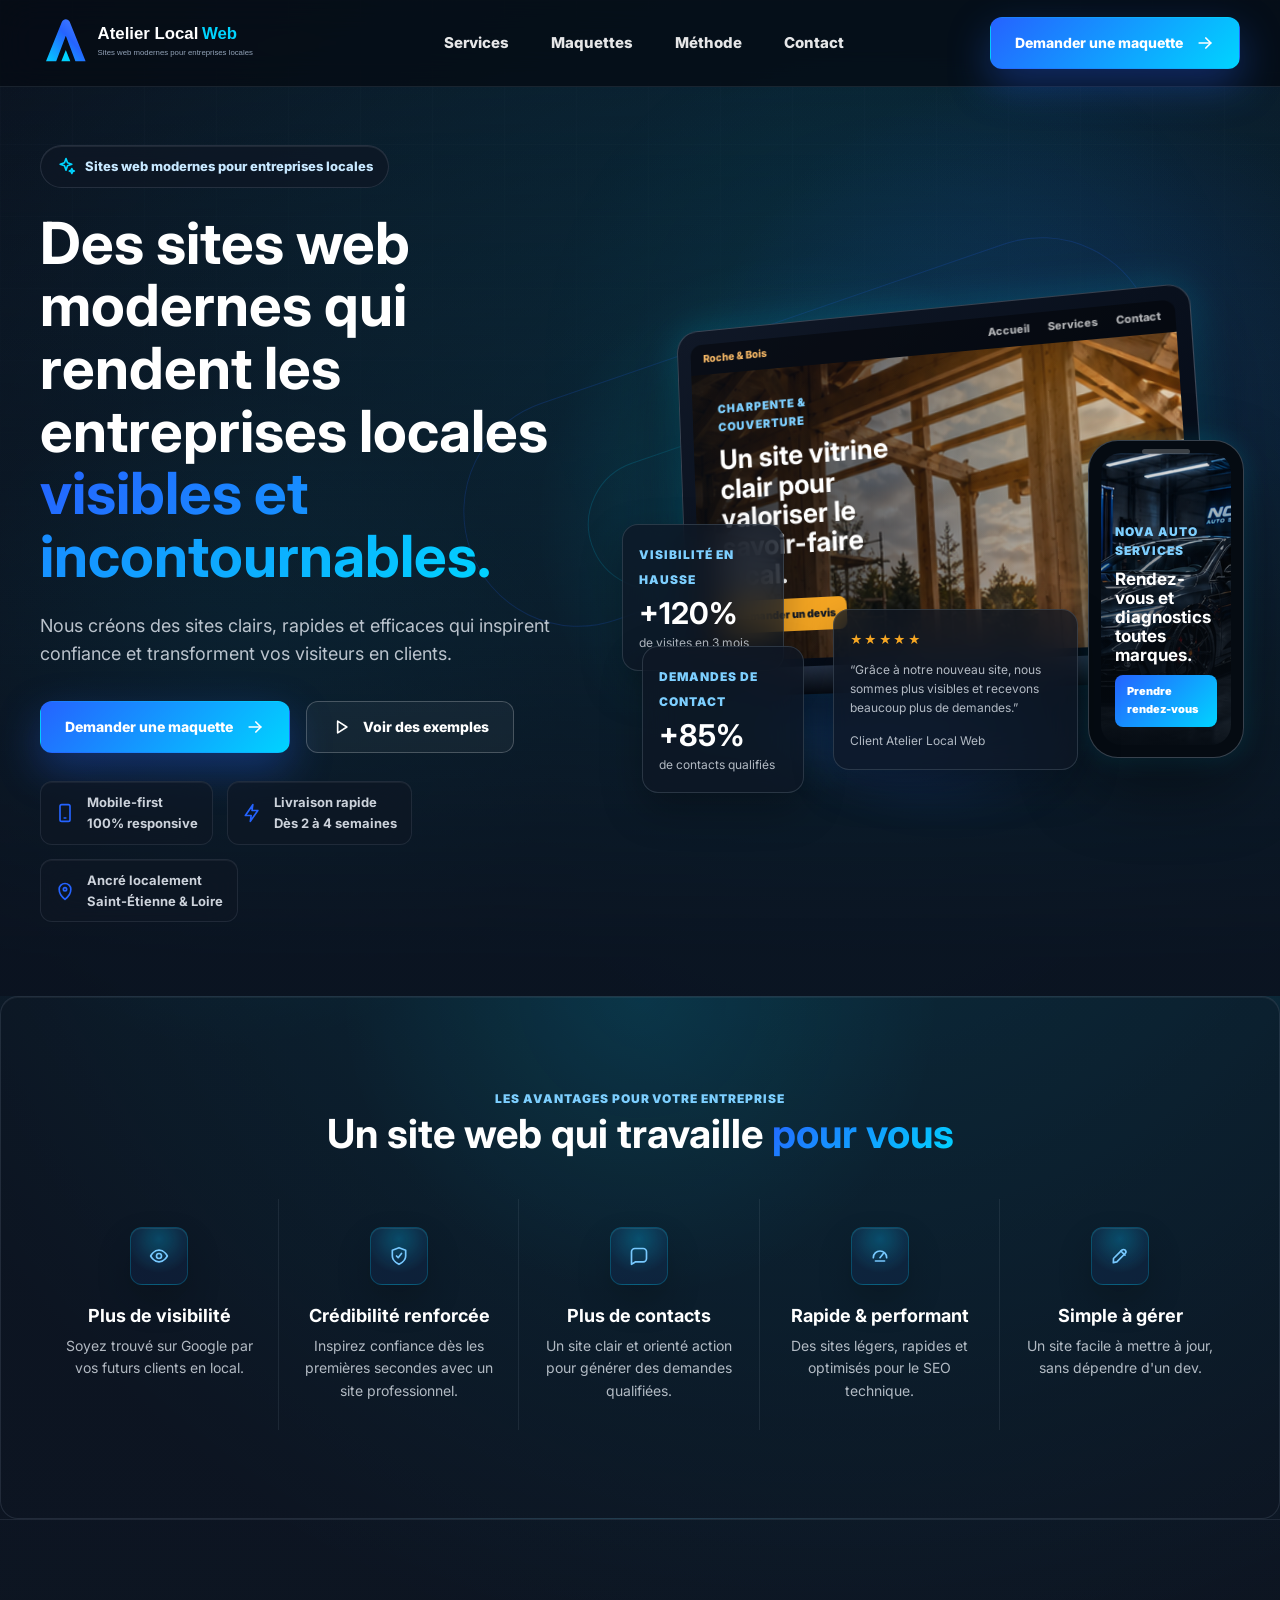
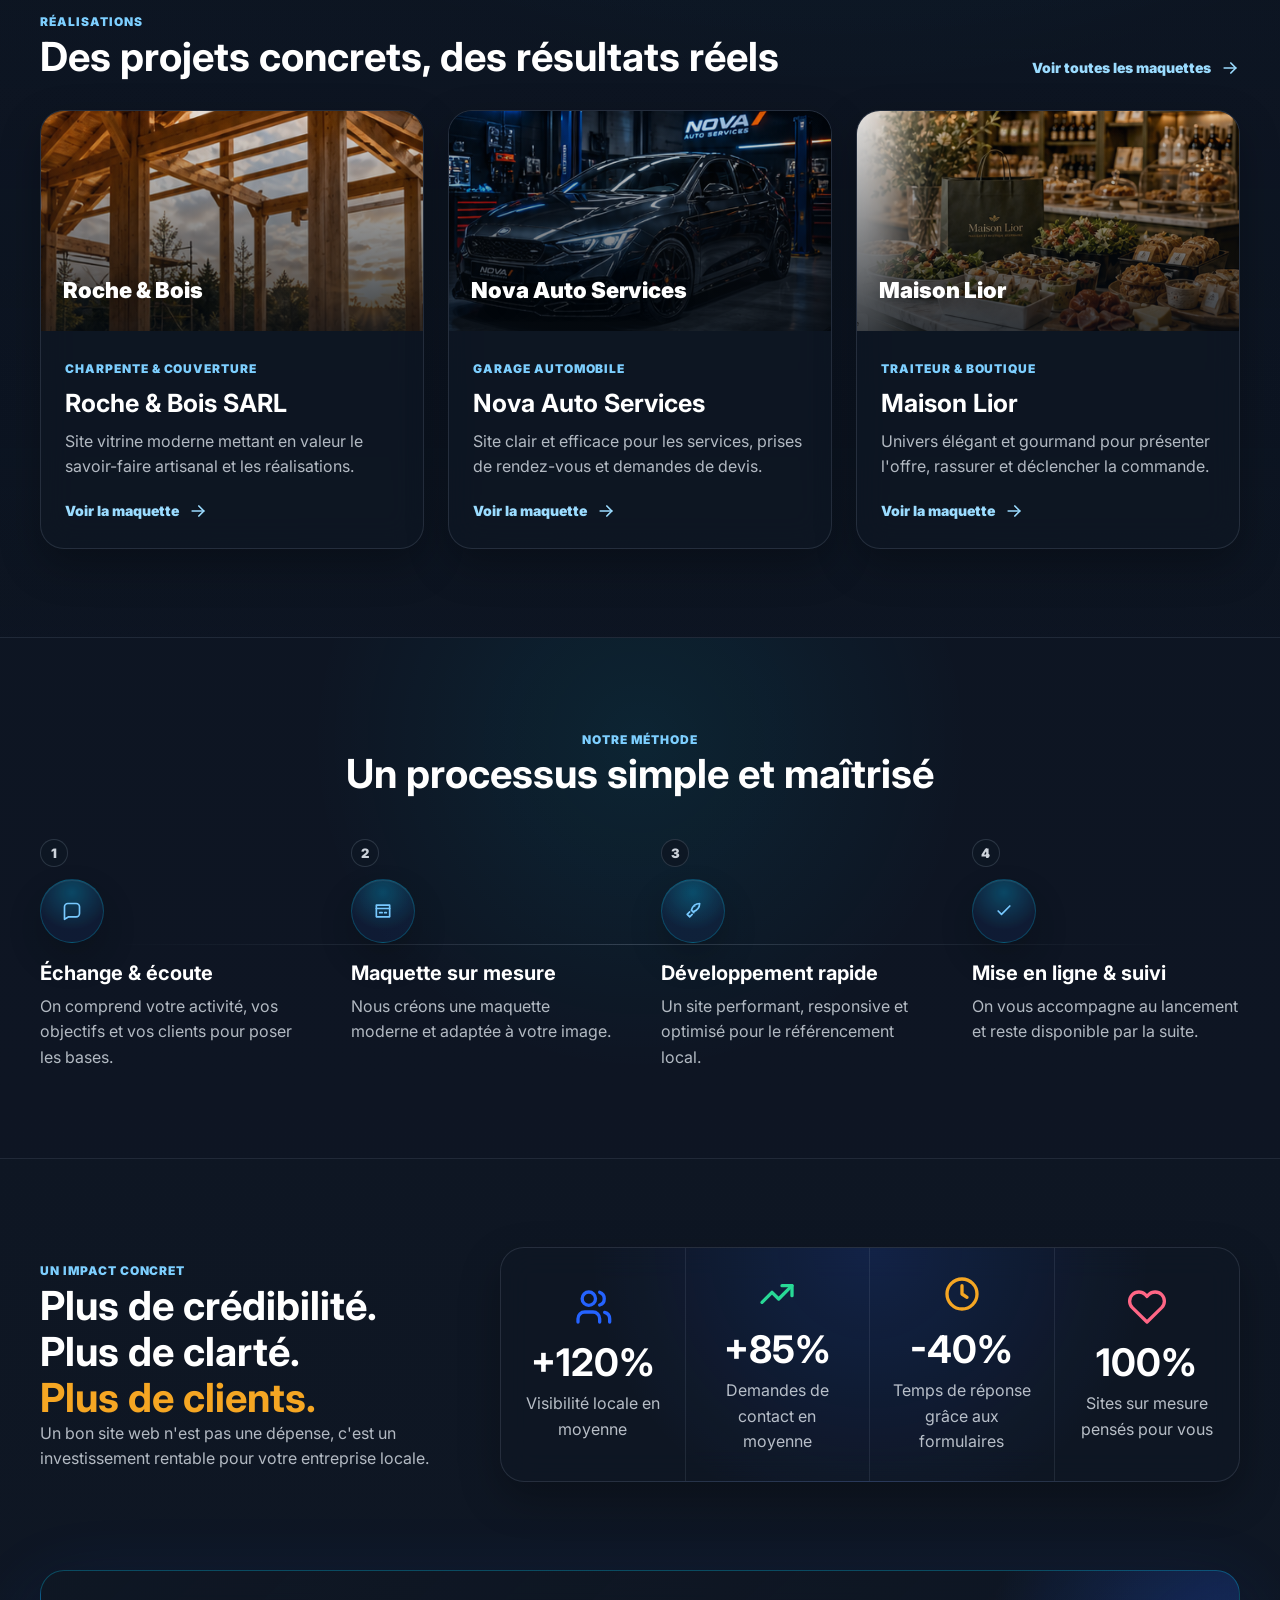
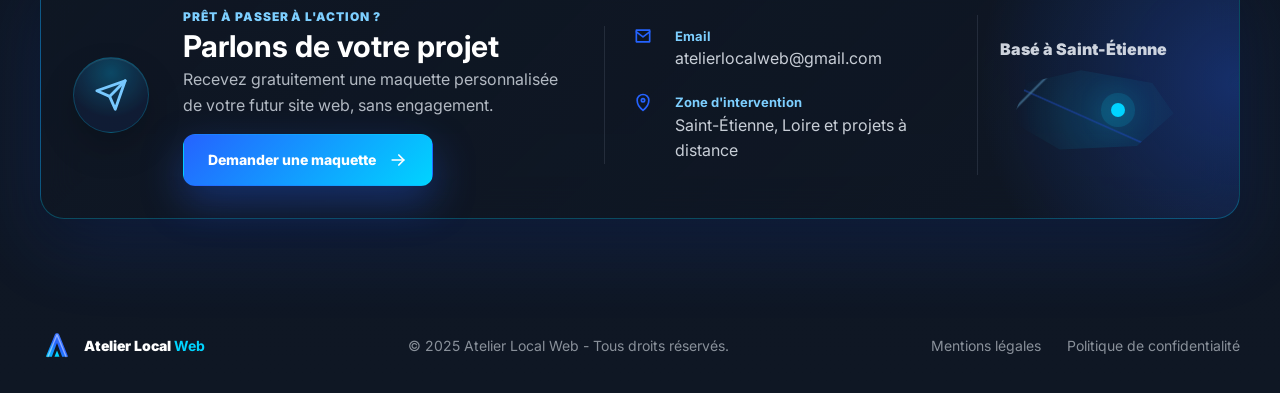
<file: index.html>
<!doctype html>
<html lang="fr">
<head>
  <meta charset="utf-8">
  <meta name="viewport" content="width=device-width, initial-scale=1">
  <title>Atelier Local Web - Sites web modernes pour entreprises locales</title>
  <meta name="description" content="Atelier Local Web crée des sites vitrines modernes, rapides et efficaces pour artisans, commerces, PME et entreprises locales.">
  <link rel="preload" href="assets/brand/alw_logo_horizontal_dark.svg" as="image">
  <link rel="stylesheet" href="assets/atelier.css">
</head>
<body>
  <svg class="svg-sprite" aria-hidden="true" focusable="false">
    <symbol id="i-arrow-right" viewBox="0 0 24 24"><path d="M5 12h14"/><path d="m13 6 6 6-6 6"/></symbol>
    <symbol id="i-play" viewBox="0 0 24 24"><path d="m8 5 11 7-11 7V5Z"/></symbol>
    <symbol id="i-sparkles" viewBox="0 0 24 24"><path d="M12 3l1.8 5.2L19 10l-5.2 1.8L12 17l-1.8-5.2L5 10l5.2-1.8L12 3Z"/><path d="M19 15l.8 2.2L22 18l-2.2.8L19 21l-.8-2.2L16 18l2.2-.8L19 15Z"/></symbol>
    <symbol id="i-phone" viewBox="0 0 24 24"><path d="M8 2h8a2 2 0 0 1 2 2v16a2 2 0 0 1-2 2H8a2 2 0 0 1-2-2V4a2 2 0 0 1 2-2Z"/><path d="M11 18h2"/></symbol>
    <symbol id="i-zap" viewBox="0 0 24 24"><path d="m13 2-9 13h7l-1 7 9-13h-7l1-7Z"/></symbol>
    <symbol id="i-pin" viewBox="0 0 24 24"><path d="M12 22s7-5.1 7-12a7 7 0 1 0-14 0c0 6.9 7 12 7 12Z"/><circle cx="12" cy="10" r="2"/></symbol>
    <symbol id="i-eye" viewBox="0 0 24 24"><path d="M2 12s3.6-7 10-7 10 7 10 7-3.6 7-10 7S2 12 2 12Z"/><circle cx="12" cy="12" r="3"/></symbol>
    <symbol id="i-shield" viewBox="0 0 24 24"><path d="M12 22s8-4 8-10V5l-8-3-8 3v7c0 6 8 10 8 10Z"/><path d="m9 12 2 2 4-5"/></symbol>
    <symbol id="i-message" viewBox="0 0 24 24"><path d="M21 15a4 4 0 0 1-4 4H8l-5 3V7a4 4 0 0 1 4-4h10a4 4 0 0 1 4 4v8Z"/></symbol>
    <symbol id="i-gauge" viewBox="0 0 24 24"><path d="M4 14a8 8 0 1 1 16 0"/><path d="M12 14l4-5"/><path d="M6.5 18h11"/></symbol>
    <symbol id="i-pencil" viewBox="0 0 24 24"><path d="m4 20 4.2-1 10-10a2.8 2.8 0 0 0-4-4l-10 10L4 20Z"/><path d="m13 6 5 5"/></symbol>
    <symbol id="i-panel" viewBox="0 0 24 24"><path d="M4 5h16v14H4z"/><path d="M4 9h16"/><path d="M8 14h3"/><path d="M14 14h2"/></symbol>
    <symbol id="i-rocket" viewBox="0 0 24 24"><path d="M13 14 10 11c1.7-5.3 5.2-8 10-8-.1 4.8-2.7 8.3-8 10Z"/><path d="M8 13 5 16l3 3 3-3"/><path d="M14 6h.01"/></symbol>
    <symbol id="i-check" viewBox="0 0 24 24"><path d="m5 12 4 4L19 6"/></symbol>
    <symbol id="i-users" viewBox="0 0 24 24"><path d="M16 21v-2a4 4 0 0 0-4-4H7a4 4 0 0 0-4 4v2"/><circle cx="9.5" cy="7" r="4"/><path d="M22 21v-2a4 4 0 0 0-3-3.8"/><path d="M16 3.2a4 4 0 0 1 0 7.6"/></symbol>
    <symbol id="i-trend" viewBox="0 0 24 24"><path d="M3 17 9 11l4 4 8-8"/><path d="M15 7h6v6"/></symbol>
    <symbol id="i-clock" viewBox="0 0 24 24"><circle cx="12" cy="12" r="9"/><path d="M12 7v5l3 2"/></symbol>
    <symbol id="i-heart" viewBox="0 0 24 24"><path d="M20.8 4.6a5.5 5.5 0 0 0-7.8 0L12 5.7l-1-1.1a5.5 5.5 0 1 0-7.8 7.8L12 21l8.8-8.6a5.5 5.5 0 0 0 0-7.8Z"/></symbol>
    <symbol id="i-send" viewBox="0 0 24 24"><path d="m22 2-7 20-4-9-9-4 20-7Z"/><path d="M22 2 11 13"/></symbol>
    <symbol id="i-mail" viewBox="0 0 24 24"><path d="M4 5h16v14H4z"/><path d="m4 7 8 6 8-6"/></symbol>
    <symbol id="i-monitor" viewBox="0 0 24 24"><path d="M3 4h18v12H3z"/><path d="M8 21h8"/><path d="M12 16v5"/></symbol>
    <symbol id="i-lock" viewBox="0 0 24 24"><path d="M6 10h12v10H6z"/><path d="M8 10V7a4 4 0 0 1 8 0v3"/></symbol>
  </svg>

  <header class="topbar">
    <nav class="wrap nav" aria-label="Navigation principale">
      <a class="brand" href="#top" aria-label="Accueil Atelier Local Web">
        <img src="assets/brand/alw_logo_horizontal_dark.svg" alt="Atelier Local Web">
      </a>
      <div class="navlinks" aria-label="Navigation">
        <a href="#services">Services</a>
        <a href="#maquettes">Maquettes</a>
        <a href="#methode">Méthode</a>
        <a href="#contact">Contact</a>
      </div>
      <a class="btn btn-primary nav-cta" href="mailto:atelierlocalweb@gmail.com?subject=Demande%20de%20maquette">
        Demander une maquette
        <svg class="icon"><use href="#i-arrow-right"></use></svg>
      </a>
    </nav>
  </header>

  <main id="top">
    <section class="hero">
      <div class="hero-orbit one" aria-hidden="true"></div>
      <div class="hero-orbit two" aria-hidden="true"></div>
      <div class="wrap hero-grid">
        <div class="hero-copy" data-reveal>
          <div class="eyebrow">
            <svg class="icon"><use href="#i-sparkles"></use></svg>
            Sites web modernes pour entreprises locales
          </div>
          <h1>Des sites web modernes qui rendent les entreprises locales <span class="gradient-text">visibles et incontournables.</span></h1>
          <p>Nous créons des sites clairs, rapides et efficaces qui inspirent confiance et transforment vos visiteurs en clients.</p>
          <div class="hero-actions">
            <a class="btn btn-primary" href="mailto:atelierlocalweb@gmail.com?subject=Demande%20de%20maquette">
              Demander une maquette
              <svg class="icon"><use href="#i-arrow-right"></use></svg>
            </a>
            <a class="btn btn-secondary" href="#maquettes">
              <svg class="icon"><use href="#i-play"></use></svg>
              Voir des exemples
            </a>
          </div>
          <div class="hero-badges" aria-label="Points forts">
            <div class="hero-badge"><svg class="icon"><use href="#i-phone"></use></svg><span>Mobile-first<br>100% responsive</span></div>
            <div class="hero-badge"><svg class="icon"><use href="#i-zap"></use></svg><span>Livraison rapide<br>Dès 2 à 4 semaines</span></div>
            <div class="hero-badge"><svg class="icon"><use href="#i-pin"></use></svg><span>Ancré localement<br>Saint-Étienne & Loire</span></div>
          </div>
        </div>

        <div class="hero-device-mockup" data-reveal aria-label="Aperçu de sites réalisés">
          <div class="mockup-glow" aria-hidden="true"></div>
          <div class="mockup-laptop">
            <div class="mockup-topbar">
              <span>Roche & Bois</span>
              <span>Accueil</span>
              <span>Services</span>
              <span>Contact</span>
            </div>
            <div class="mockup-screen">
              <div>
                <small>Charpente & couverture</small>
                <strong>Un site vitrine clair pour valoriser le savoir-faire local.</strong>
                <span>Demander un devis</span>
              </div>
            </div>
          </div>
          <div class="mockup-phone">
            <div class="phone-notch"></div>
            <div class="phone-screen">
              <small>Nova Auto Services</small>
              <strong>Rendez-vous et diagnostics toutes marques.</strong>
              <span>Prendre rendez-vous</span>
            </div>
          </div>
          <div class="floating-metric-card metric-top"><span>Visibilité en hausse</span><strong>+120%</strong><small>de visites en 3 mois</small></div>
          <div class="floating-metric-card metric-bottom"><span>Demandes de contact</span><strong>+85%</strong><small>de contacts qualifiés</small></div>
          <div class="floating-metric-card testimonial"><span>★★★★★</span><p>“Grâce à notre nouveau site, nous sommes plus visibles et recevons beaucoup plus de demandes.”</p><small>Client Atelier Local Web</small></div>
        </div>
      </div>
    </section>

    <section id="services" class="section panel-section">
      <div class="wrap">
        <div class="section-head" data-reveal>
          <span class="section-kicker">Les avantages pour votre entreprise</span>
          <h2>Un site web qui travaille <span class="gradient-text">pour vous</span></h2>
        </div>
        <div class="advantages-grid">
          <article class="advantage" data-reveal>
            <div class="advantage-icon"><svg class="icon"><use href="#i-eye"></use></svg></div>
            <h3>Plus de visibilité</h3>
            <p>Soyez trouvé sur Google par vos futurs clients en local.</p>
          </article>
          <article class="advantage" data-reveal>
            <div class="advantage-icon"><svg class="icon"><use href="#i-shield"></use></svg></div>
            <h3>Crédibilité renforcée</h3>
            <p>Inspirez confiance dès les premières secondes avec un site professionnel.</p>
          </article>
          <article class="advantage" data-reveal>
            <div class="advantage-icon"><svg class="icon"><use href="#i-message"></use></svg></div>
            <h3>Plus de contacts</h3>
            <p>Un site clair et orienté action pour générer des demandes qualifiées.</p>
          </article>
          <article class="advantage" data-reveal>
            <div class="advantage-icon"><svg class="icon"><use href="#i-gauge"></use></svg></div>
            <h3>Rapide & performant</h3>
            <p>Des sites légers, rapides et optimisés pour le SEO technique.</p>
          </article>
          <article class="advantage" data-reveal>
            <div class="advantage-icon"><svg class="icon"><use href="#i-pencil"></use></svg></div>
            <h3>Simple à gérer</h3>
            <p>Un site facile à mettre à jour, sans dépendre d'un dev.</p>
          </article>
        </div>
      </div>
    </section>

    <section id="maquettes" class="section work-section">
      <div class="wrap">
        <div class="work-head" data-reveal>
          <div>
            <span class="section-kicker">Réalisations</span>
            <h2>Des projets concrets, des résultats réels</h2>
          </div>
          <a class="text-link" href="#contact">Voir toutes les maquettes <svg class="icon"><use href="#i-arrow-right"></use></svg></a>
        </div>
        <div class="project-grid">
          <article class="project-card" data-reveal>
            <a class="project-image roche-bois" href="exemple_charpente_sarl.html" aria-label="Voir la maquette Roche et Bois"></a>
            <div class="project-content">
              <span>Charpente & couverture</span>
              <h3>Roche & Bois SARL</h3>
              <p>Site vitrine moderne mettant en valeur le savoir-faire artisanal et les réalisations.</p>
              <a class="project-link" href="exemple_charpente_sarl.html">Voir la maquette <svg class="icon"><use href="#i-arrow-right"></use></svg></a>
            </div>
          </article>
          <article class="project-card" data-reveal>
            <a class="project-image nova-auto" href="exemple_garage_auto.html" aria-label="Voir la maquette Nova Auto Services"></a>
            <div class="project-content">
              <span>Garage automobile</span>
              <h3>Nova Auto Services</h3>
              <p>Site clair et efficace pour les services, prises de rendez-vous et demandes de devis.</p>
              <a class="project-link" href="exemple_garage_auto.html">Voir la maquette <svg class="icon"><use href="#i-arrow-right"></use></svg></a>
            </div>
          </article>
          <article class="project-card" data-reveal>
            <a class="project-image maison-lior" href="exemple_traiteur_boutique.html" aria-label="Voir la maquette Maison Lior"></a>
            <div class="project-content">
              <span>Traiteur & boutique</span>
              <h3>Maison Lior</h3>
              <p>Univers élégant et gourmand pour présenter l'offre, rassurer et déclencher la commande.</p>
              <a class="project-link" href="exemple_traiteur_boutique.html">Voir la maquette <svg class="icon"><use href="#i-arrow-right"></use></svg></a>
            </div>
          </article>
        </div>
      </div>
    </section>

    <section id="methode" class="section method-section">
      <div class="wrap">
        <div class="section-head" data-reveal>
          <span class="section-kicker">Notre méthode</span>
          <h2>Un processus simple et maîtrisé</h2>
        </div>
        <div class="method-line" aria-hidden="true"></div>
        <div class="method">
          <article class="method-step" data-reveal>
            <span class="method-number">1</span>
            <div class="method-icon"><svg class="icon"><use href="#i-message"></use></svg></div>
            <h3>Échange & écoute</h3>
            <p>On comprend votre activité, vos objectifs et vos clients pour poser les bases.</p>
          </article>
          <article class="method-step" data-reveal>
            <span class="method-number">2</span>
            <div class="method-icon"><svg class="icon"><use href="#i-panel"></use></svg></div>
            <h3>Maquette sur mesure</h3>
            <p>Nous créons une maquette moderne et adaptée à votre image.</p>
          </article>
          <article class="method-step" data-reveal>
            <span class="method-number">3</span>
            <div class="method-icon"><svg class="icon"><use href="#i-rocket"></use></svg></div>
            <h3>Développement rapide</h3>
            <p>Un site performant, responsive et optimisé pour le référencement local.</p>
          </article>
          <article class="method-step" data-reveal>
            <span class="method-number">4</span>
            <div class="method-icon"><svg class="icon"><use href="#i-check"></use></svg></div>
            <h3>Mise en ligne & suivi</h3>
            <p>On vous accompagne au lancement et reste disponible par la suite.</p>
          </article>
        </div>
      </div>
    </section>

    <section class="section impact-section">
      <div class="wrap impact-grid">
        <div class="impact-copy" data-reveal>
          <span class="section-kicker">Un impact concret</span>
          <h2>Plus de crédibilité.<br>Plus de clarté.<br><strong>Plus de clients.</strong></h2>
          <p>Un bon site web n'est pas une dépense, c'est un investissement rentable pour votre entreprise locale.</p>
        </div>
        <div class="stats" data-reveal>
          <div class="stat">
            <svg class="icon stat-blue"><use href="#i-users"></use></svg>
            <strong>+120%</strong>
            <span>Visibilité locale en moyenne</span>
          </div>
          <div class="stat">
            <svg class="icon stat-green"><use href="#i-trend"></use></svg>
            <strong>+85%</strong>
            <span>Demandes de contact en moyenne</span>
          </div>
          <div class="stat">
            <svg class="icon stat-amber"><use href="#i-clock"></use></svg>
            <strong>-40%</strong>
            <span>Temps de réponse grâce aux formulaires</span>
          </div>
          <div class="stat">
            <svg class="icon stat-pink"><use href="#i-heart"></use></svg>
            <strong>100%</strong>
            <span>Sites sur mesure pensés pour vous</span>
          </div>
        </div>
      </div>
    </section>

    <section id="contact" class="section cta-section">
      <div class="wrap final-card" data-reveal>
        <div class="final-intro">
          <div class="cta-icon"><svg class="icon"><use href="#i-send"></use></svg></div>
          <div>
            <span class="section-kicker">Prêt à passer à l'action ?</span>
            <h2>Parlons de votre projet</h2>
            <p>Recevez gratuitement une maquette personnalisée de votre futur site web, sans engagement.</p>
            <a class="btn btn-primary" href="mailto:atelierlocalweb@gmail.com?subject=Demande%20de%20maquette%20Atelier%20Local%20Web">Demander une maquette <svg class="icon"><use href="#i-arrow-right"></use></svg></a>
          </div>
        </div>
        <div class="final-contact">
          <a href="mailto:atelierlocalweb@gmail.com">
            <svg class="icon"><use href="#i-mail"></use></svg>
            <span><strong>Email</strong>atelierlocalweb@gmail.com</span>
          </a>
          <div>
            <svg class="icon"><use href="#i-pin"></use></svg>
            <span><strong>Zone d'intervention</strong>Saint-Étienne, Loire et projets à distance</span>
          </div>
        </div>
        <div class="mini-map" aria-label="Basé à Saint-Étienne">
          <span>Basé à Saint-Étienne</span>
          <div class="map-line"></div>
          <div class="map-dot"></div>
        </div>
      </div>
    </section>
  </main>

  <footer class="footer">
    <div class="wrap footer-inner">
      <a class="footer-brand" href="#top" aria-label="Retour en haut">
        <img src="assets/brand/alw_logo_mark.svg" alt="">
        <span>Atelier Local <strong>Web</strong></span>
      </a>
      <span>© 2025 Atelier Local Web - Tous droits réservés.</span>
      <div class="footer-links">
        <a href="#contact">Mentions légales</a>
        <a href="#contact">Politique de confidentialité</a>
      </div>
    </div>
  </footer>

  <script src="assets/atelier.js" defer></script>
</body>
</html>
</file>
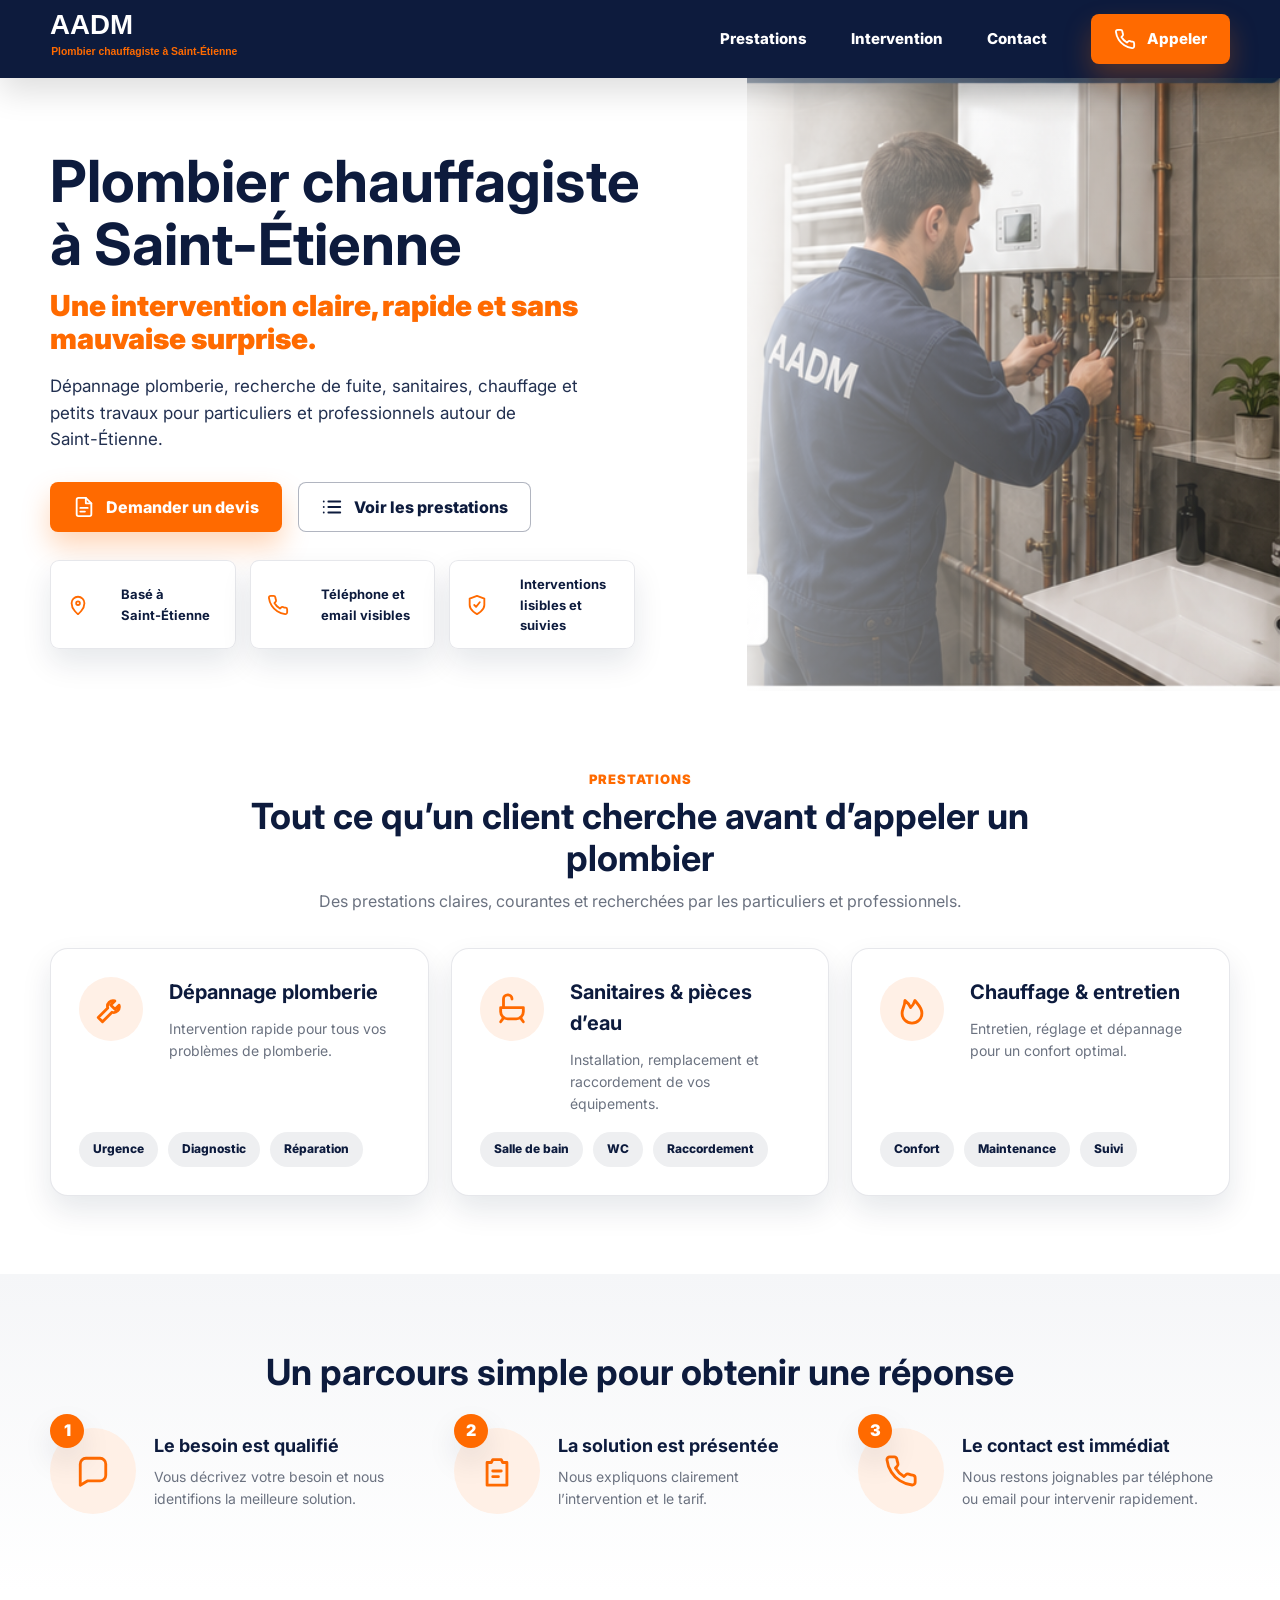
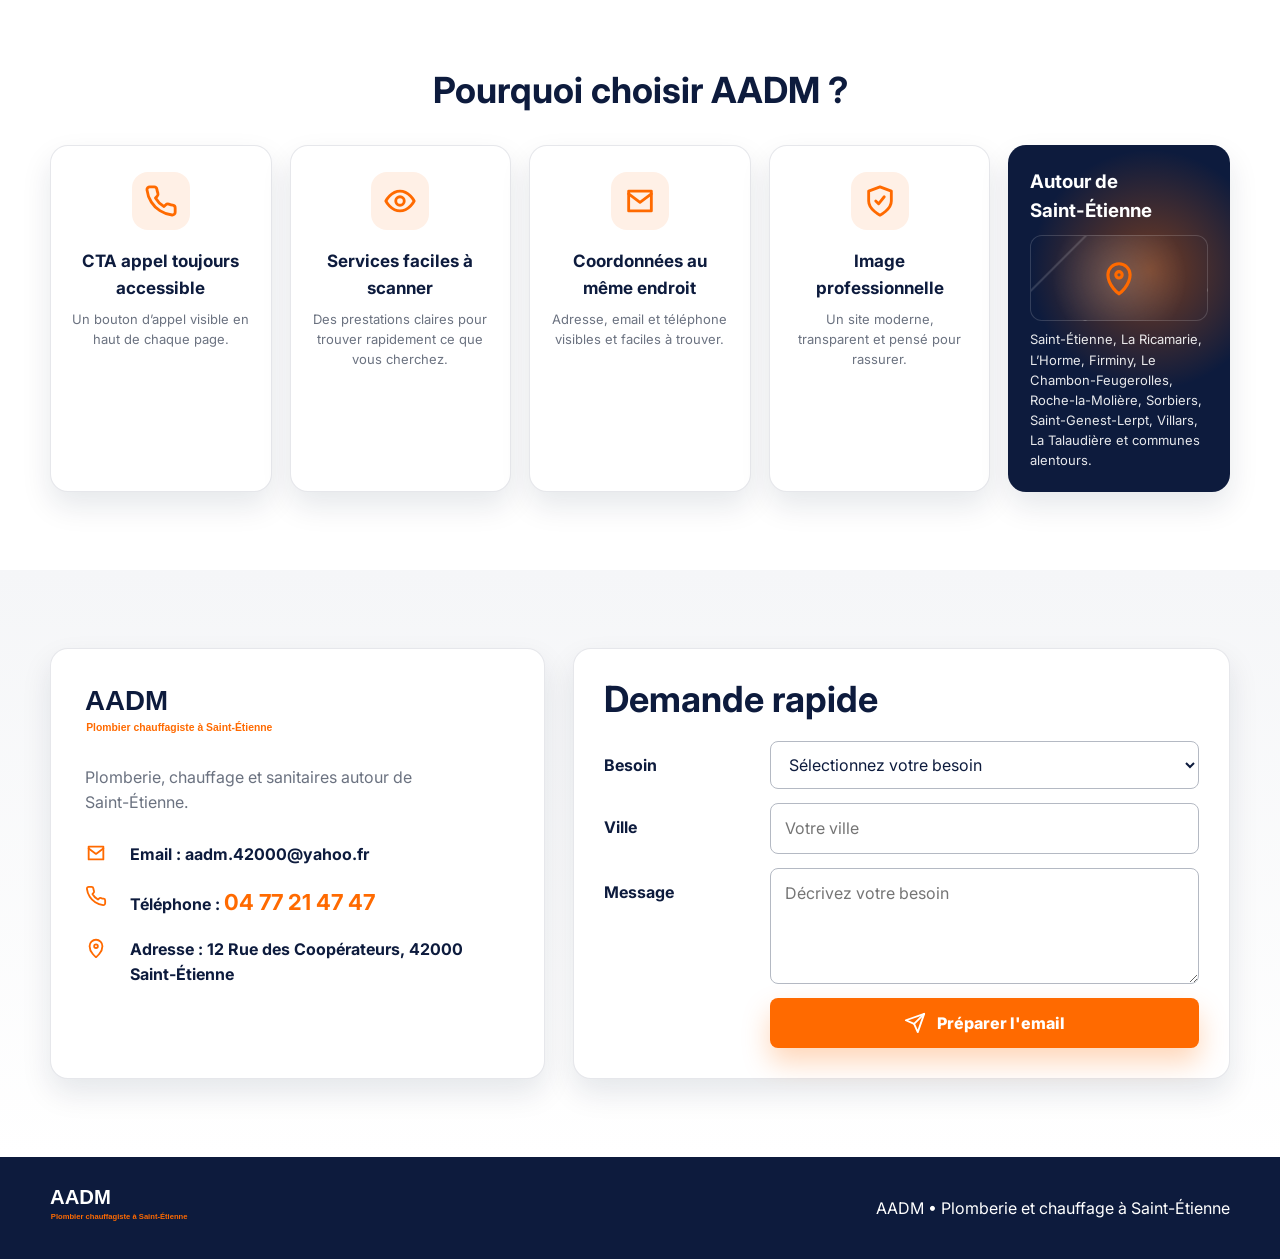
<file: clients/aadm/index.html>
<!doctype html>
<html lang="fr">
<head>
  <meta charset="utf-8">
  <meta name="viewport" content="width=device-width, initial-scale=1">
  <meta name="robots" content="noindex, nofollow">
  <title>AADM - Plombier chauffagiste à Saint-Étienne</title>
  <meta name="description" content="AADM accompagne les particuliers et professionnels pour la plomberie, le chauffage, les sanitaires et les dépannages autour de Saint-Étienne.">
  <link rel="stylesheet" href="../assets/client-brands/aadm/aadm_tokens.css">
  <link rel="stylesheet" href="../assets/client-redesign.css">
</head>
<body class="client-aadm">
  <svg class="sprite" aria-hidden="true" focusable="false">
    <symbol id="i-phone" viewBox="0 0 24 24"><path d="M22 16.9v3a2 2 0 0 1-2.2 2 19.8 19.8 0 0 1-8.6-3.1 19.4 19.4 0 0 1-6-6A19.8 19.8 0 0 1 2.1 4.2 2 2 0 0 1 4.1 2h3a2 2 0 0 1 2 1.7c.1 1 .4 1.9.7 2.8a2 2 0 0 1-.5 2.1L8.1 9.9a16 16 0 0 0 6 6l1.3-1.2a2 2 0 0 1 2.1-.5c.9.3 1.8.6 2.8.7a2 2 0 0 1 1.7 2Z"/></symbol>
    <symbol id="i-file" viewBox="0 0 24 24"><path d="M14 2H6a2 2 0 0 0-2 2v16a2 2 0 0 0 2 2h12a2 2 0 0 0 2-2V8Z"/><path d="M14 2v6h6"/><path d="M8 13h8"/><path d="M8 17h5"/></symbol>
    <symbol id="i-list" viewBox="0 0 24 24"><path d="M8 6h13"/><path d="M8 12h13"/><path d="M8 18h13"/><path d="M3 6h.01"/><path d="M3 12h.01"/><path d="M3 18h.01"/></symbol>
    <symbol id="i-pin" viewBox="0 0 24 24"><path d="M12 22s7-5.1 7-12a7 7 0 1 0-14 0c0 6.9 7 12 7 12Z"/><circle cx="12" cy="10" r="2"/></symbol>
    <symbol id="i-shield" viewBox="0 0 24 24"><path d="M12 22s8-4 8-10V5l-8-3-8 3v7c0 6 8 10 8 10Z"/><path d="m9 12 2 2 4-5"/></symbol>
    <symbol id="i-wrench" viewBox="0 0 24 24"><path d="M14.7 6.3a4 4 0 0 0-5 5L3 18l3 3 6.7-6.7a4 4 0 0 0 5-5l-2.9 2.9-3-3 2.9-2.9Z"/></symbol>
    <symbol id="i-bath" viewBox="0 0 24 24"><path d="M4 11h16v3a5 5 0 0 1-5 5H9a5 5 0 0 1-5-5v-3Z"/><path d="M6 11V5a3 3 0 0 1 6 0"/><path d="M4 21l1.5-2"/><path d="M20 21l-1.5-2"/></symbol>
    <symbol id="i-flame" viewBox="0 0 24 24"><path d="M12 22a7 7 0 0 0 7-7c0-4-3-6.5-5-9-.5 2-1.5 3.5-3 5-.8-2-2-3.5-4-5 0 4-2 6-2 9a7 7 0 0 0 7 7Z"/></symbol>
    <symbol id="i-message" viewBox="0 0 24 24"><path d="M21 15a4 4 0 0 1-4 4H8l-5 3V7a4 4 0 0 1 4-4h10a4 4 0 0 1 4 4v8Z"/></symbol>
    <symbol id="i-clipboard" viewBox="0 0 24 24"><path d="M9 4h6l1 2h3v16H5V6h3Z"/><path d="M9 12h6"/><path d="M9 16h4"/></symbol>
    <symbol id="i-eye" viewBox="0 0 24 24"><path d="M2 12s3.6-7 10-7 10 7 10 7-3.6 7-10 7S2 12 2 12Z"/><circle cx="12" cy="12" r="3"/></symbol>
    <symbol id="i-mail" viewBox="0 0 24 24"><path d="M4 5h16v14H4Z"/><path d="m4 7 8 6 8-6"/></symbol>
    <symbol id="i-send" viewBox="0 0 24 24"><path d="m22 2-7 20-4-9-9-4 20-7Z"/><path d="M22 2 11 13"/></symbol>
  </svg>

  <header class="topbar">
    <nav class="wrap nav" aria-label="Navigation principale">
      <a class="brand" href="#top" aria-label="Accueil AADM">
        <img src="../assets/client-brands/aadm/aadm_logo_horizontal_dark.svg" alt="AADM">
      </a>
      <div class="navlinks">
        <a href="#prestations">Prestations</a>
        <a href="#intervention">Intervention</a>
        <a href="#contact">Contact</a>
        <a class="btn btn-primary" href="tel:0477214747"><svg class="icon"><use href="#i-phone"></use></svg>Appeler</a>
      </div>
    </nav>
  </header>

  <main id="top">
    <section class="hero">
      <div class="wrap">
        <div class="hero-copy" data-reveal>
          <h1>Plombier chauffagiste à Saint-Étienne</h1>
          <p class="hero-subtitle">Une intervention claire, rapide et sans mauvaise surprise.</p>
          <p class="lead">Dépannage plomberie, recherche de fuite, sanitaires, chauffage et petits travaux pour particuliers et professionnels autour de Saint-Étienne.</p>
          <div class="hero-actions">
            <a class="btn btn-primary" href="mailto:aadm.42000@yahoo.fr?subject=Demande%20de%20devis%20plomberie"><svg class="icon"><use href="#i-file"></use></svg>Demander un devis</a>
            <a class="btn btn-secondary" href="#prestations"><svg class="icon"><use href="#i-list"></use></svg>Voir les prestations</a>
          </div>
          <div class="quick-grid">
            <div class="quick-card"><svg class="icon"><use href="#i-pin"></use></svg><strong>Basé à<br>Saint-Étienne</strong></div>
            <div class="quick-card"><svg class="icon"><use href="#i-phone"></use></svg><strong>Téléphone et<br>email visibles</strong></div>
            <div class="quick-card"><svg class="icon"><use href="#i-shield"></use></svg><strong>Interventions<br>lisibles et suivies</strong></div>
          </div>
        </div>
        <div class="hero-visual" aria-hidden="true"></div>
      </div>
    </section>

    <section id="prestations" class="section">
      <div class="wrap">
        <div class="section-head" data-reveal>
          <span class="section-kicker">Prestations</span>
          <h2>Tout ce qu’un client cherche avant d’appeler un plombier</h2>
          <p>Des prestations claires, courantes et recherchées par les particuliers et professionnels.</p>
        </div>
        <div class="service-grid">
          <article class="service-card" data-reveal>
            <div class="service-icon"><svg class="icon"><use href="#i-wrench"></use></svg></div>
            <div><h3>Dépannage plomberie</h3><p>Intervention rapide pour tous vos problèmes de plomberie.</p></div>
            <div class="tags"><span>Urgence</span><span>Diagnostic</span><span>Réparation</span></div>
          </article>
          <article class="service-card" data-reveal>
            <div class="service-icon"><svg class="icon"><use href="#i-bath"></use></svg></div>
            <div><h3>Sanitaires & pièces d’eau</h3><p>Installation, remplacement et raccordement de vos équipements.</p></div>
            <div class="tags"><span>Salle de bain</span><span>WC</span><span>Raccordement</span></div>
          </article>
          <article class="service-card" data-reveal>
            <div class="service-icon"><svg class="icon"><use href="#i-flame"></use></svg></div>
            <div><h3>Chauffage & entretien</h3><p>Entretien, réglage et dépannage pour un confort optimal.</p></div>
            <div class="tags"><span>Confort</span><span>Maintenance</span><span>Suivi</span></div>
          </article>
        </div>
      </div>
    </section>

    <section id="intervention" class="section section-soft">
      <div class="wrap">
        <div class="section-head" data-reveal>
          <h2>Un parcours simple pour obtenir une réponse</h2>
        </div>
        <div class="process">
          <article class="process-step" data-reveal>
            <span class="process-number">1</span>
            <div class="process-icon"><svg class="icon"><use href="#i-message"></use></svg></div>
            <div><h3>Le besoin est qualifié</h3><p>Vous décrivez votre besoin et nous identifions la meilleure solution.</p></div>
          </article>
          <article class="process-step" data-reveal>
            <span class="process-number">2</span>
            <div class="process-icon"><svg class="icon"><use href="#i-clipboard"></use></svg></div>
            <div><h3>La solution est présentée</h3><p>Nous expliquons clairement l’intervention et le tarif.</p></div>
          </article>
          <article class="process-step" data-reveal>
            <span class="process-number">3</span>
            <div class="process-icon"><svg class="icon"><use href="#i-phone"></use></svg></div>
            <div><h3>Le contact est immédiat</h3><p>Nous restons joignables par téléphone ou email pour intervenir rapidement.</p></div>
          </article>
        </div>
      </div>
    </section>

    <section class="section">
      <div class="wrap">
        <div class="section-head" data-reveal>
          <h2>Pourquoi choisir AADM ?</h2>
        </div>
        <div class="benefits-grid">
          <article class="benefit-card" data-reveal><div class="benefit-icon"><svg class="icon"><use href="#i-phone"></use></svg></div><h3>CTA appel toujours accessible</h3><p>Un bouton d’appel visible en haut de chaque page.</p></article>
          <article class="benefit-card" data-reveal><div class="benefit-icon"><svg class="icon"><use href="#i-eye"></use></svg></div><h3>Services faciles à scanner</h3><p>Des prestations claires pour trouver rapidement ce que vous cherchez.</p></article>
          <article class="benefit-card" data-reveal><div class="benefit-icon"><svg class="icon"><use href="#i-mail"></use></svg></div><h3>Coordonnées au même endroit</h3><p>Adresse, email et téléphone visibles et faciles à trouver.</p></article>
          <article class="benefit-card" data-reveal><div class="benefit-icon"><svg class="icon"><use href="#i-shield"></use></svg></div><h3>Image professionnelle</h3><p>Un site moderne, transparent et pensé pour rassurer.</p></article>
          <article class="map-card" data-reveal>
            <h3>Autour de Saint-Étienne</h3>
            <div class="map-art"><svg class="icon"><use href="#i-pin"></use></svg></div>
            <p>Saint-Étienne, La Ricamarie, L’Horme, Firminy, Le Chambon-Feugerolles, Roche-la-Molière, Sorbiers, Saint-Genest-Lerpt, Villars, La Talaudière et communes alentours.</p>
          </article>
        </div>
      </div>
    </section>

    <section id="contact" class="section section-soft">
      <div class="wrap contact-band">
        <div class="contact-card" data-reveal>
          <a class="brand" href="#top"><img src="../assets/client-brands/aadm/aadm_logo_horizontal.svg" alt="AADM"></a>
          <p>Plomberie, chauffage et sanitaires autour de Saint-Étienne.</p>
          <div class="contact-lines">
            <a class="contact-line" href="mailto:aadm.42000@yahoo.fr"><svg class="icon"><use href="#i-mail"></use></svg><span>Email : aadm.42000@yahoo.fr</span></a>
            <a class="contact-line" href="tel:0477214747"><svg class="icon"><use href="#i-phone"></use></svg><span>Téléphone : <strong>04 77 21 47 47</strong></span></a>
            <div class="contact-line"><svg class="icon"><use href="#i-pin"></use></svg><span>Adresse : 12 Rue des Coopérateurs, 42000 Saint-Étienne</span></div>
          </div>
        </div>
        <form class="quote-form" data-mail-form data-to="aadm.42000@yahoo.fr" data-subject="Demande rapide AADM" data-reveal>
          <h2>Demande rapide</h2>
          <div class="form-grid">
            <label for="need">Besoin</label>
            <select id="need" data-label="Besoin"><option>Sélectionnez votre besoin</option><option>Dépannage plomberie</option><option>Sanitaires</option><option>Chauffage</option></select>
            <label for="city">Ville</label>
            <input id="city" data-label="Ville" placeholder="Votre ville">
            <label for="message">Message</label>
            <textarea id="message" data-label="Message" placeholder="Décrivez votre besoin"></textarea>
            <button class="btn btn-primary" type="submit"><svg class="icon"><use href="#i-send"></use></svg>Préparer l'email</button>
          </div>
        </form>
      </div>
    </section>
  </main>

  <footer class="footer">
    <div class="wrap footer-inner">
      <img src="../assets/client-brands/aadm/aadm_logo_horizontal_dark.svg" alt="AADM">
      <span>AADM • Plomberie et chauffage à Saint-Étienne</span>
    </div>
  </footer>

  <script src="../assets/client-showcase.js" defer></script>
</body>
</html>
</file>
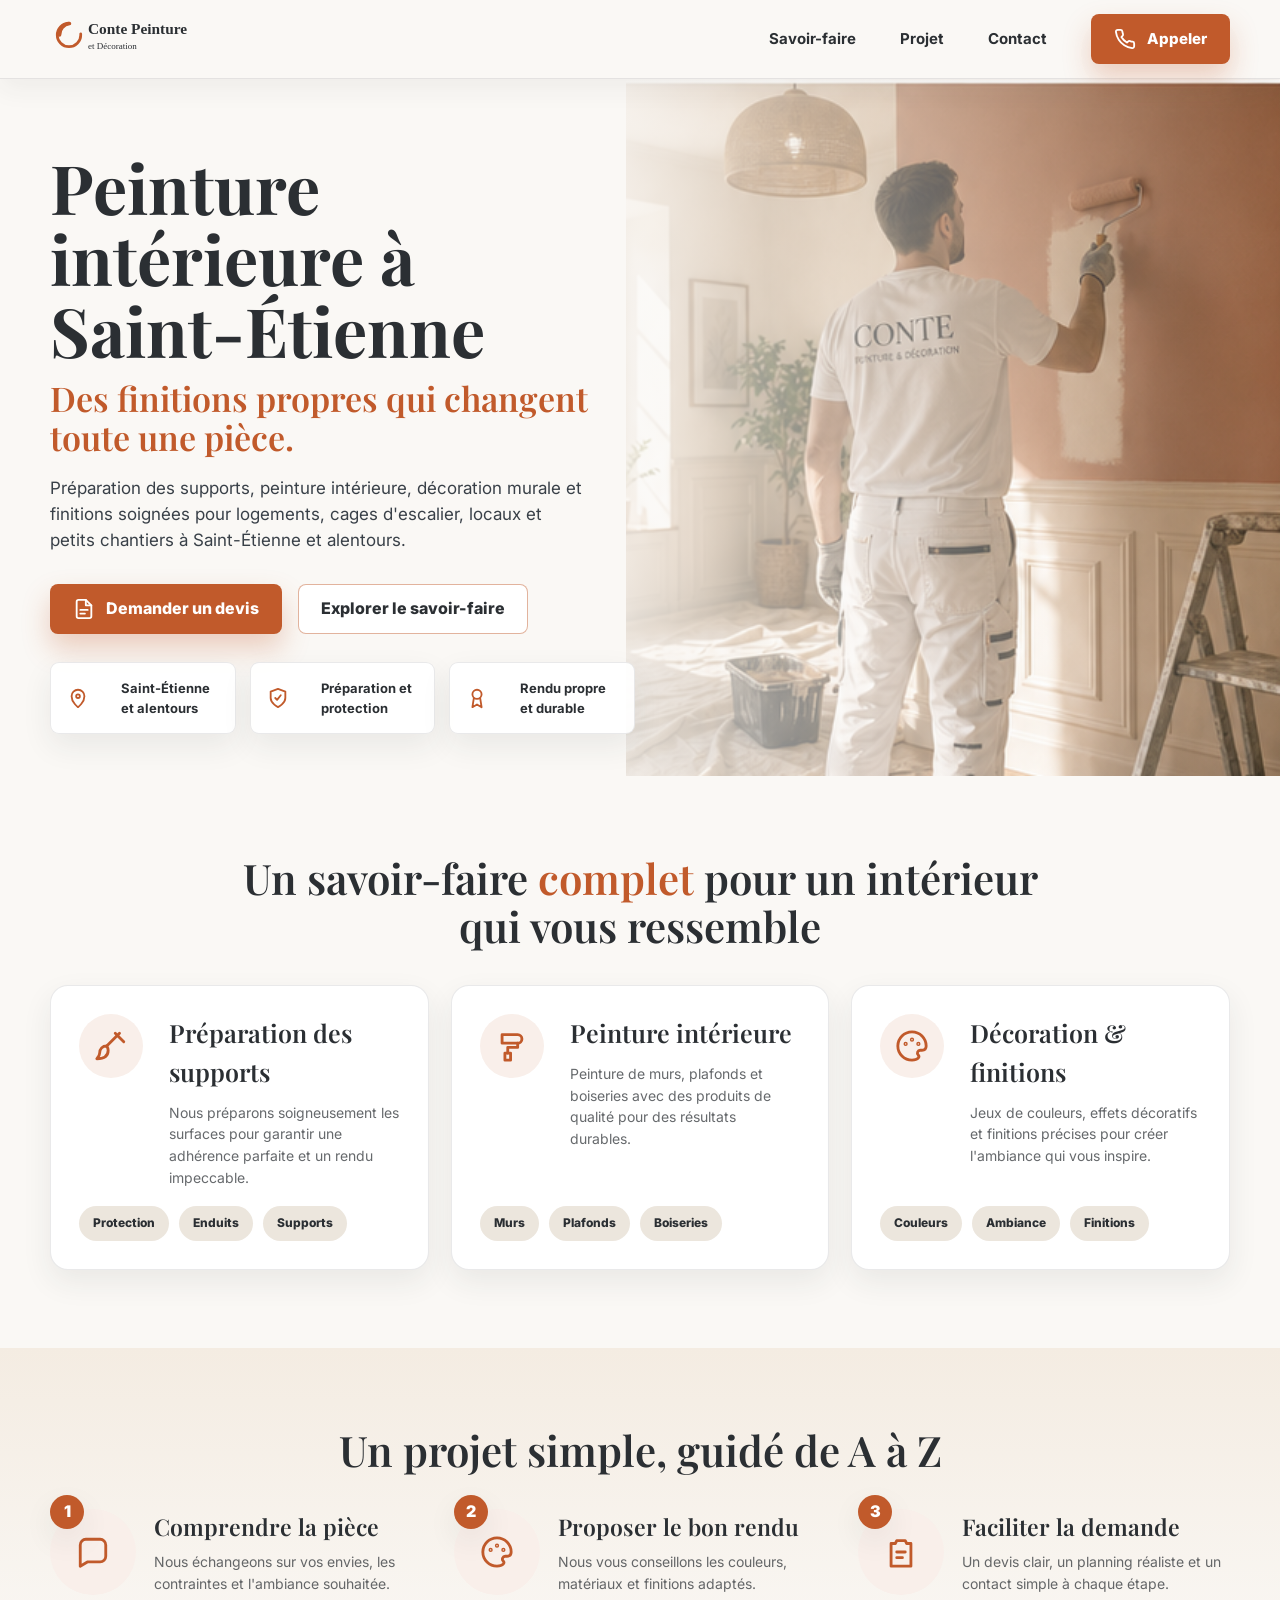
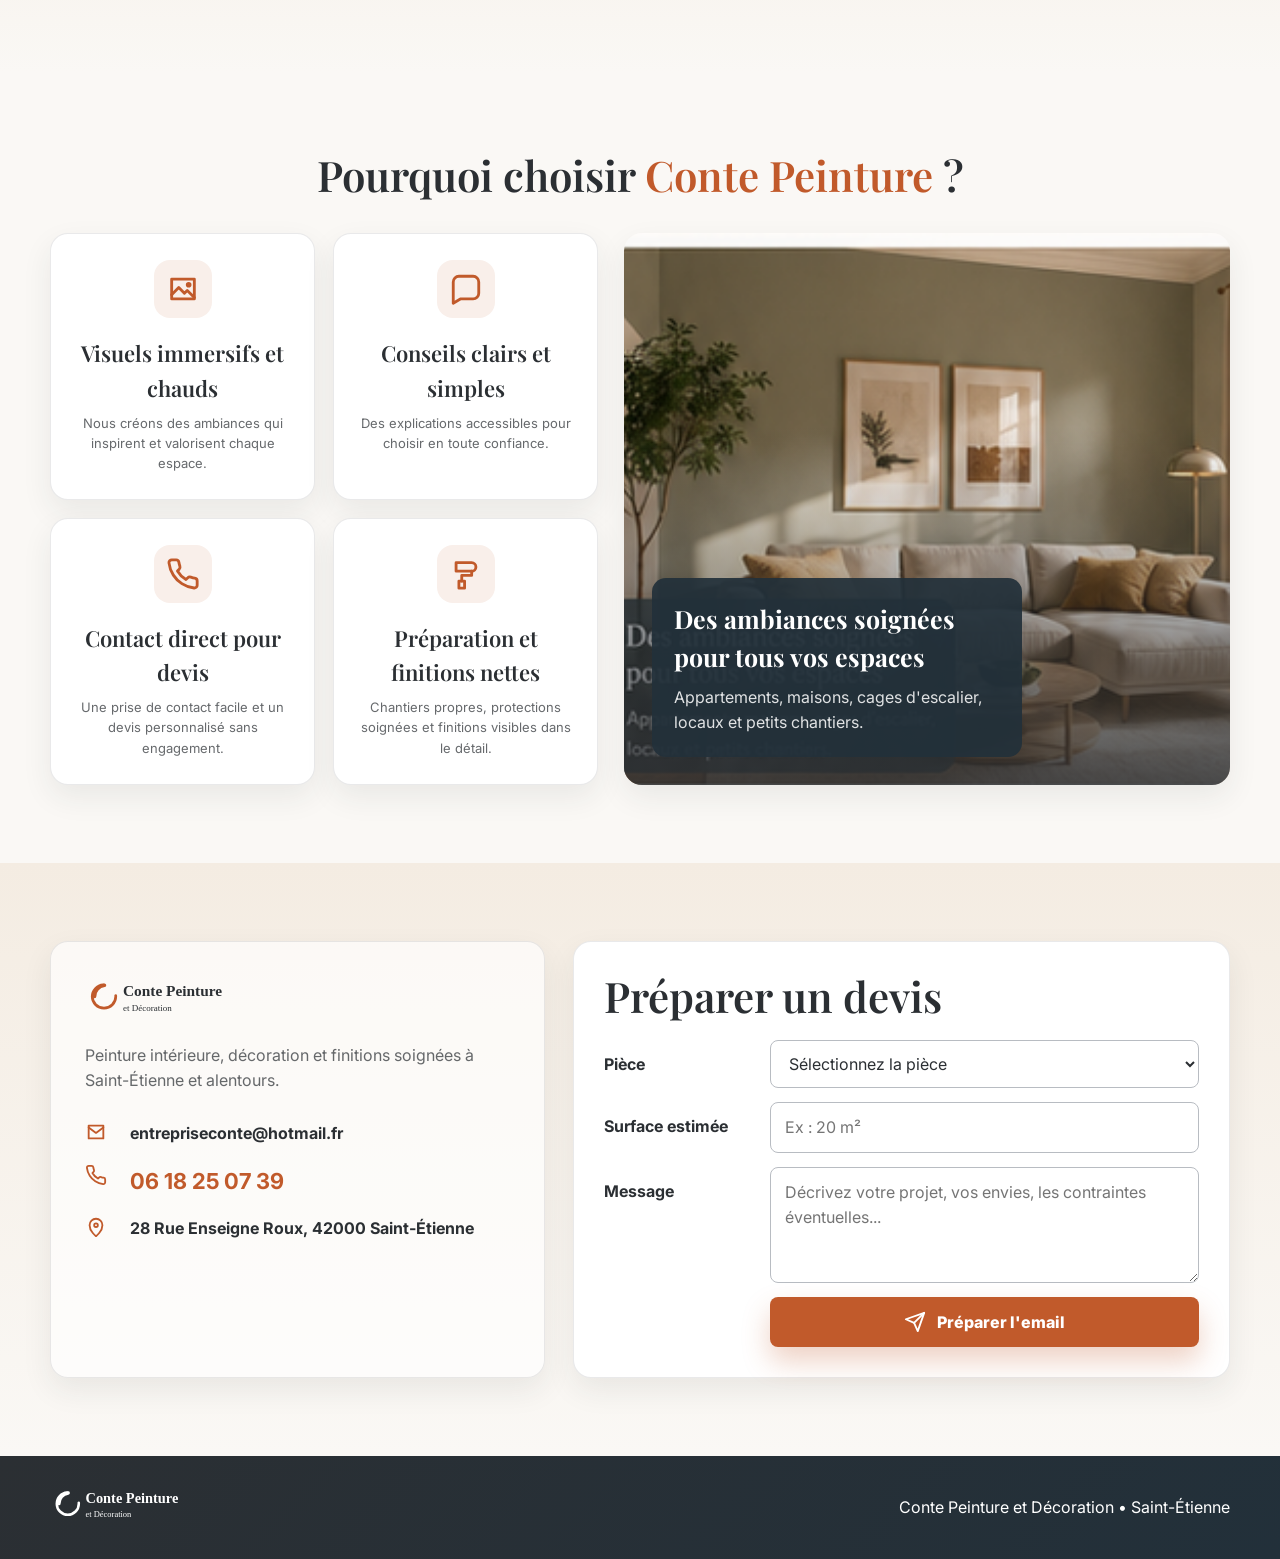
<file: clients/conte_peinture/index.html>
<!doctype html>
<html lang="fr">
<head>
  <meta charset="utf-8">
  <meta name="viewport" content="width=device-width, initial-scale=1">
  <meta name="robots" content="noindex, nofollow">
  <title>Conte Peinture et Décoration - Peinture intérieure à Saint-Étienne</title>
  <meta name="description" content="Conte Peinture et Décoration réalise vos travaux de peinture intérieure, préparation des supports, décoration et finitions autour de Saint-Étienne.">
  <link rel="stylesheet" href="../assets/client-brands/conte_peinture/conte_tokens.css">
  <link rel="stylesheet" href="../assets/client-redesign.css">
</head>
<body class="client-conte">
  <svg class="sprite" aria-hidden="true" focusable="false">
    <symbol id="i-phone" viewBox="0 0 24 24"><path d="M22 16.9v3a2 2 0 0 1-2.2 2 19.8 19.8 0 0 1-8.6-3.1 19.4 19.4 0 0 1-6-6A19.8 19.8 0 0 1 2.1 4.2 2 2 0 0 1 4.1 2h3a2 2 0 0 1 2 1.7c.1 1 .4 1.9.7 2.8a2 2 0 0 1-.5 2.1L8.1 9.9a16 16 0 0 0 6 6l1.3-1.2a2 2 0 0 1 2.1-.5c.9.3 1.8.6 2.8.7a2 2 0 0 1 1.7 2Z"/></symbol>
    <symbol id="i-file" viewBox="0 0 24 24"><path d="M14 2H6a2 2 0 0 0-2 2v16a2 2 0 0 0 2 2h12a2 2 0 0 0 2-2V8Z"/><path d="M14 2v6h6"/><path d="M8 13h8"/><path d="M8 17h5"/></symbol>
    <symbol id="i-pin" viewBox="0 0 24 24"><path d="M12 22s7-5.1 7-12a7 7 0 1 0-14 0c0 6.9 7 12 7 12Z"/><circle cx="12" cy="10" r="2"/></symbol>
    <symbol id="i-shield" viewBox="0 0 24 24"><path d="M12 22s8-4 8-10V5l-8-3-8 3v7c0 6 8 10 8 10Z"/><path d="m9 12 2 2 4-5"/></symbol>
    <symbol id="i-award" viewBox="0 0 24 24"><circle cx="12" cy="8" r="5"/><path d="M8.5 12.5 7 22l5-3 5 3-1.5-9.5"/></symbol>
    <symbol id="i-brush" viewBox="0 0 24 24"><path d="M18 3 9 12"/><path d="m15 3 6 6"/><path d="M9 12c-3 0-5 2-5 5 0 2-1 3-2 4 4 0 8-1 8-6 0-1-.4-2-1-3Z"/></symbol>
    <symbol id="i-roller" viewBox="0 0 24 24"><path d="M5 4h11a3 3 0 0 1 0 6H5Z"/><path d="M16 10v3H9v4"/><path d="M7 17h4v5H7Z"/></symbol>
    <symbol id="i-palette" viewBox="0 0 24 24"><path d="M12 22a10 10 0 1 1 10-10c0 2-1.3 3-3 3h-1.2a2 2 0 0 0-1.4 3.4c1.1 1.1.3 3.6-4.4 3.6Z"/><circle cx="7.5" cy="10.5" r=".5"/><circle cx="12" cy="7.5" r=".5"/><circle cx="16.5" cy="10.5" r=".5"/></symbol>
    <symbol id="i-message" viewBox="0 0 24 24"><path d="M21 15a4 4 0 0 1-4 4H8l-5 3V7a4 4 0 0 1 4-4h10a4 4 0 0 1 4 4v8Z"/></symbol>
    <symbol id="i-clipboard" viewBox="0 0 24 24"><path d="M9 4h6l1 2h3v16H5V6h3Z"/><path d="M9 12h6"/><path d="M9 16h4"/></symbol>
    <symbol id="i-image" viewBox="0 0 24 24"><path d="M4 5h16v14H4Z"/><path d="m4 16 5-5 4 4 2-2 5 5"/><circle cx="16" cy="9" r="1"/></symbol>
    <symbol id="i-mail" viewBox="0 0 24 24"><path d="M4 5h16v14H4Z"/><path d="m4 7 8 6 8-6"/></symbol>
    <symbol id="i-send" viewBox="0 0 24 24"><path d="m22 2-7 20-4-9-9-4 20-7Z"/><path d="M22 2 11 13"/></symbol>
  </svg>

  <header class="topbar">
    <nav class="wrap nav" aria-label="Navigation principale">
      <a class="brand" href="#top" aria-label="Accueil Conte Peinture">
        <img src="../assets/client-brands/conte_peinture/conte_logo_horizontal.svg" alt="Conte Peinture et Décoration">
      </a>
      <div class="navlinks">
        <a href="#savoir-faire">Savoir-faire</a>
        <a href="#projet">Projet</a>
        <a href="#contact">Contact</a>
        <a class="btn btn-primary" href="tel:0618250739"><svg class="icon"><use href="#i-phone"></use></svg>Appeler</a>
      </div>
    </nav>
  </header>

  <main id="top">
    <section class="hero">
      <div class="wrap">
        <div class="hero-copy" data-reveal>
          <h1>Peinture intérieure à Saint-Étienne</h1>
          <p class="hero-subtitle">Des finitions propres qui changent toute une pièce.</p>
          <p class="lead">Préparation des supports, peinture intérieure, décoration murale et finitions soignées pour logements, cages d'escalier, locaux et petits chantiers à Saint-Étienne et alentours.</p>
          <div class="hero-actions">
            <a class="btn btn-primary" href="mailto:entrepriseconte@hotmail.fr?subject=Demande%20de%20devis%20peinture"><svg class="icon"><use href="#i-file"></use></svg>Demander un devis</a>
            <a class="btn btn-secondary" href="#savoir-faire">Explorer le savoir-faire</a>
          </div>
          <div class="quick-grid">
            <div class="quick-card"><svg class="icon"><use href="#i-pin"></use></svg><strong>Saint-Étienne<br>et alentours</strong></div>
            <div class="quick-card"><svg class="icon"><use href="#i-shield"></use></svg><strong>Préparation et<br>protection</strong></div>
            <div class="quick-card"><svg class="icon"><use href="#i-award"></use></svg><strong>Rendu propre<br>et durable</strong></div>
          </div>
        </div>
        <div class="hero-visual" aria-hidden="true"></div>
      </div>
    </section>

    <section id="savoir-faire" class="section">
      <div class="wrap">
        <div class="section-head" data-reveal>
          <h2>Un savoir-faire <span style="color:var(--client-accent)">complet</span> pour un intérieur qui vous ressemble</h2>
        </div>
        <div class="service-grid">
          <article class="service-card" data-reveal>
            <div class="service-icon"><svg class="icon"><use href="#i-brush"></use></svg></div>
            <div><h3>Préparation des supports</h3><p>Nous préparons soigneusement les surfaces pour garantir une adhérence parfaite et un rendu impeccable.</p></div>
            <div class="tags"><span>Protection</span><span>Enduits</span><span>Supports</span></div>
          </article>
          <article class="service-card" data-reveal>
            <div class="service-icon"><svg class="icon"><use href="#i-roller"></use></svg></div>
            <div><h3>Peinture intérieure</h3><p>Peinture de murs, plafonds et boiseries avec des produits de qualité pour des résultats durables.</p></div>
            <div class="tags"><span>Murs</span><span>Plafonds</span><span>Boiseries</span></div>
          </article>
          <article class="service-card" data-reveal>
            <div class="service-icon"><svg class="icon"><use href="#i-palette"></use></svg></div>
            <div><h3>Décoration & finitions</h3><p>Jeux de couleurs, effets décoratifs et finitions précises pour créer l'ambiance qui vous inspire.</p></div>
            <div class="tags"><span>Couleurs</span><span>Ambiance</span><span>Finitions</span></div>
          </article>
        </div>
      </div>
    </section>

    <section id="projet" class="section section-soft">
      <div class="wrap">
        <div class="section-head" data-reveal>
          <h2>Un projet simple, guidé de A à Z</h2>
        </div>
        <div class="process">
          <article class="process-step" data-reveal>
            <span class="process-number">1</span>
            <div class="process-icon"><svg class="icon"><use href="#i-message"></use></svg></div>
            <div><h3>Comprendre la pièce</h3><p>Nous échangeons sur vos envies, les contraintes et l'ambiance souhaitée.</p></div>
          </article>
          <article class="process-step" data-reveal>
            <span class="process-number">2</span>
            <div class="process-icon"><svg class="icon"><use href="#i-palette"></use></svg></div>
            <div><h3>Proposer le bon rendu</h3><p>Nous vous conseillons les couleurs, matériaux et finitions adaptés.</p></div>
          </article>
          <article class="process-step" data-reveal>
            <span class="process-number">3</span>
            <div class="process-icon"><svg class="icon"><use href="#i-clipboard"></use></svg></div>
            <div><h3>Faciliter la demande</h3><p>Un devis clair, un planning réaliste et un contact simple à chaque étape.</p></div>
          </article>
        </div>
      </div>
    </section>

    <section class="section">
      <div class="wrap">
        <div class="section-head" data-reveal>
          <h2>Pourquoi choisir <span style="color:var(--client-accent)">Conte Peinture</span> ?</h2>
        </div>
        <div class="benefits-layout">
          <div class="benefits-grid">
            <article class="benefit-card" data-reveal><div class="benefit-icon"><svg class="icon"><use href="#i-image"></use></svg></div><h3>Visuels immersifs et chauds</h3><p>Nous créons des ambiances qui inspirent et valorisent chaque espace.</p></article>
            <article class="benefit-card" data-reveal><div class="benefit-icon"><svg class="icon"><use href="#i-message"></use></svg></div><h3>Conseils clairs et simples</h3><p>Des explications accessibles pour choisir en toute confiance.</p></article>
            <article class="benefit-card" data-reveal><div class="benefit-icon"><svg class="icon"><use href="#i-phone"></use></svg></div><h3>Contact direct pour devis</h3><p>Une prise de contact facile et un devis personnalisé sans engagement.</p></article>
            <article class="benefit-card" data-reveal><div class="benefit-icon"><svg class="icon"><use href="#i-roller"></use></svg></div><h3>Préparation et finitions nettes</h3><p>Chantiers propres, protections soignées et finitions visibles dans le détail.</p></article>
          </div>
          <article class="ambience-card" data-reveal>
            <div class="ambience-overlay"><h3>Des ambiances soignées pour tous vos espaces</h3><p>Appartements, maisons, cages d'escalier, locaux et petits chantiers.</p></div>
          </article>
        </div>
      </div>
    </section>

    <section id="contact" class="section section-soft">
      <div class="wrap contact-band">
        <div class="contact-card" data-reveal>
          <a class="brand" href="#top"><img src="../assets/client-brands/conte_peinture/conte_logo_horizontal.svg" alt="Conte Peinture et Décoration"></a>
          <p>Peinture intérieure, décoration et finitions soignées à Saint-Étienne et alentours.</p>
          <div class="contact-lines">
            <a class="contact-line" href="mailto:entrepriseconte@hotmail.fr"><svg class="icon"><use href="#i-mail"></use></svg><span>entrepriseconte@hotmail.fr</span></a>
            <a class="contact-line" href="tel:0618250739"><svg class="icon"><use href="#i-phone"></use></svg><span><strong>06 18 25 07 39</strong></span></a>
            <div class="contact-line"><svg class="icon"><use href="#i-pin"></use></svg><span>28 Rue Enseigne Roux, 42000 Saint-Étienne</span></div>
          </div>
        </div>
        <form class="quote-form" data-mail-form data-to="entrepriseconte@hotmail.fr" data-subject="Demande de devis Conte Peinture" data-reveal>
          <h2>Préparer un devis</h2>
          <div class="form-grid">
            <label for="room">Pièce</label>
            <select id="room" data-label="Pièce"><option>Sélectionnez la pièce</option><option>Salon</option><option>Chambre</option><option>Cage d'escalier</option><option>Local professionnel</option></select>
            <label for="surface">Surface estimée</label>
            <input id="surface" data-label="Surface estimée" placeholder="Ex : 20 m²">
            <label for="message">Message</label>
            <textarea id="message" data-label="Message" placeholder="Décrivez votre projet, vos envies, les contraintes éventuelles..."></textarea>
            <button class="btn btn-primary" type="submit"><svg class="icon"><use href="#i-send"></use></svg>Préparer l'email</button>
          </div>
        </form>
      </div>
    </section>
  </main>

  <footer class="footer">
    <div class="wrap footer-inner">
      <img src="../assets/client-brands/conte_peinture/conte_logo_horizontal.svg" alt="Conte Peinture et Décoration">
      <span>Conte Peinture et Décoration • Saint-Étienne</span>
    </div>
  </footer>

  <script src="../assets/client-showcase.js" defer></script>
</body>
</html>
</file>
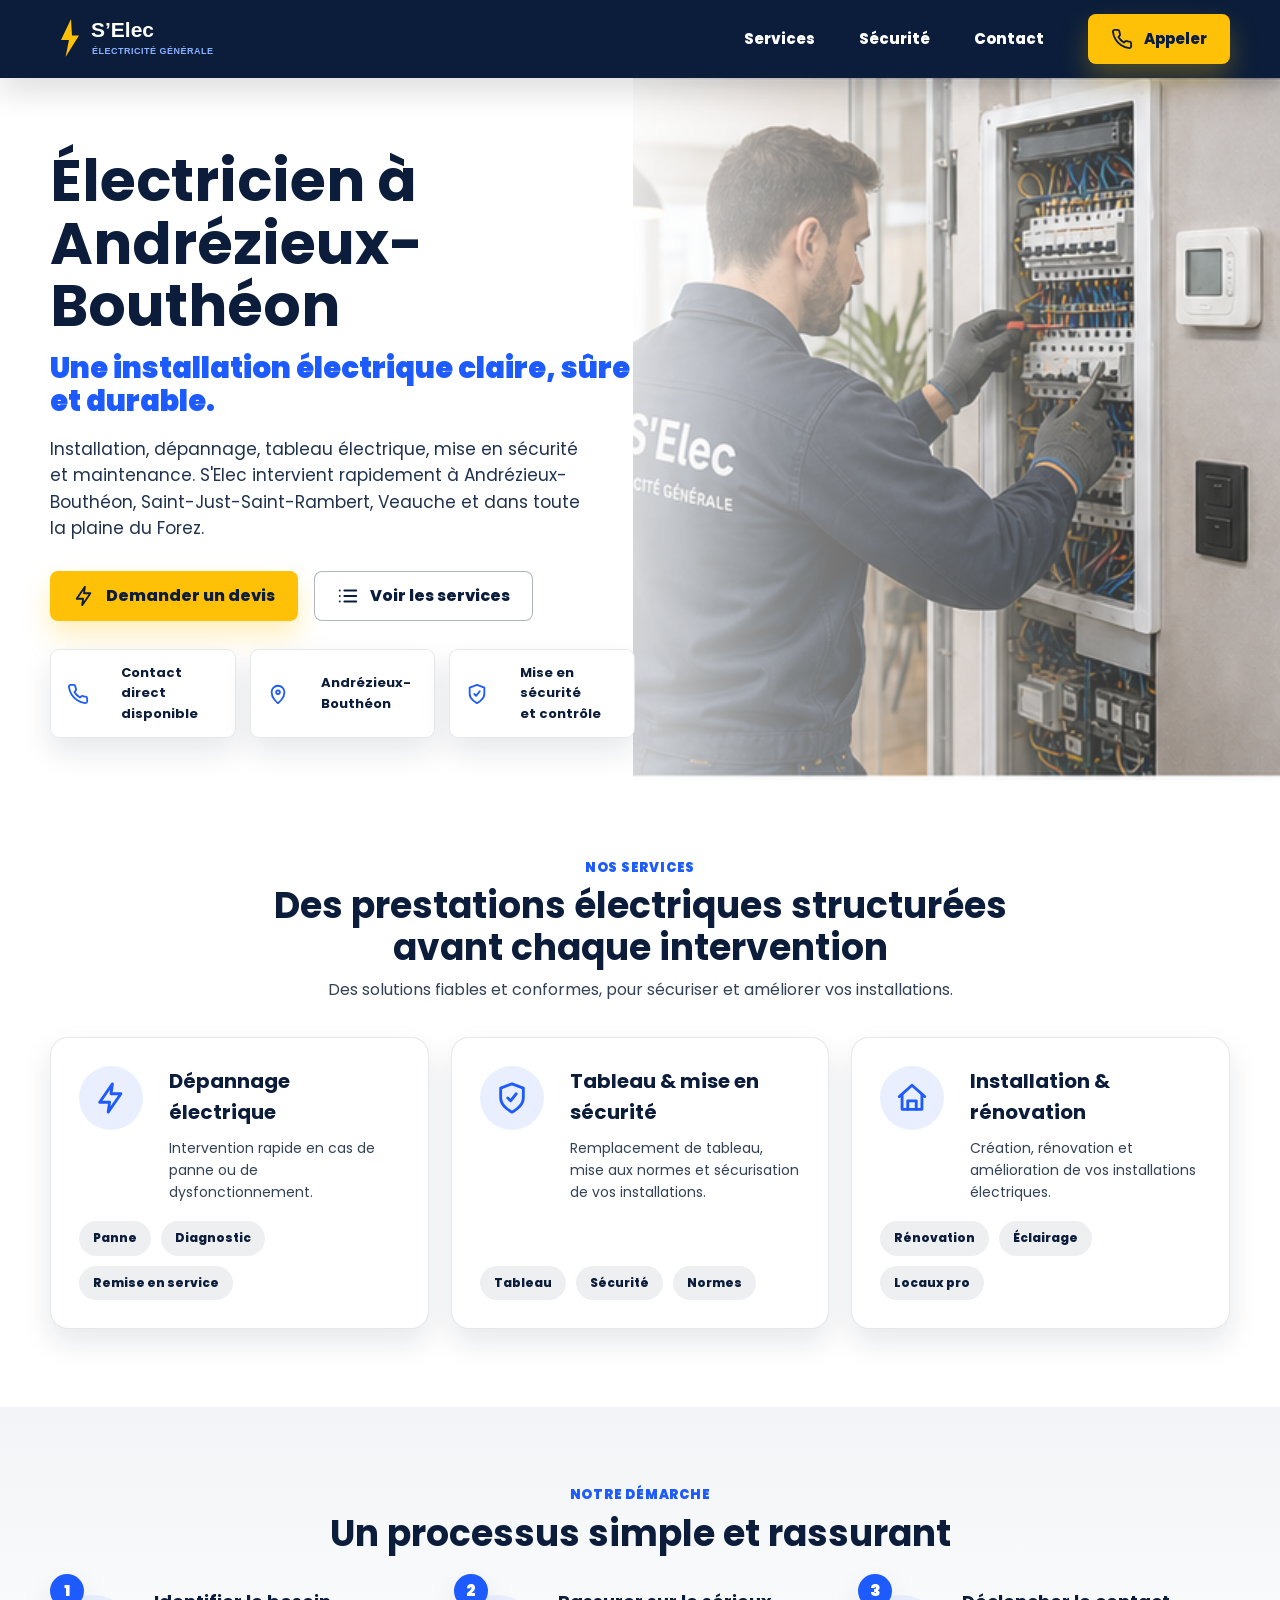
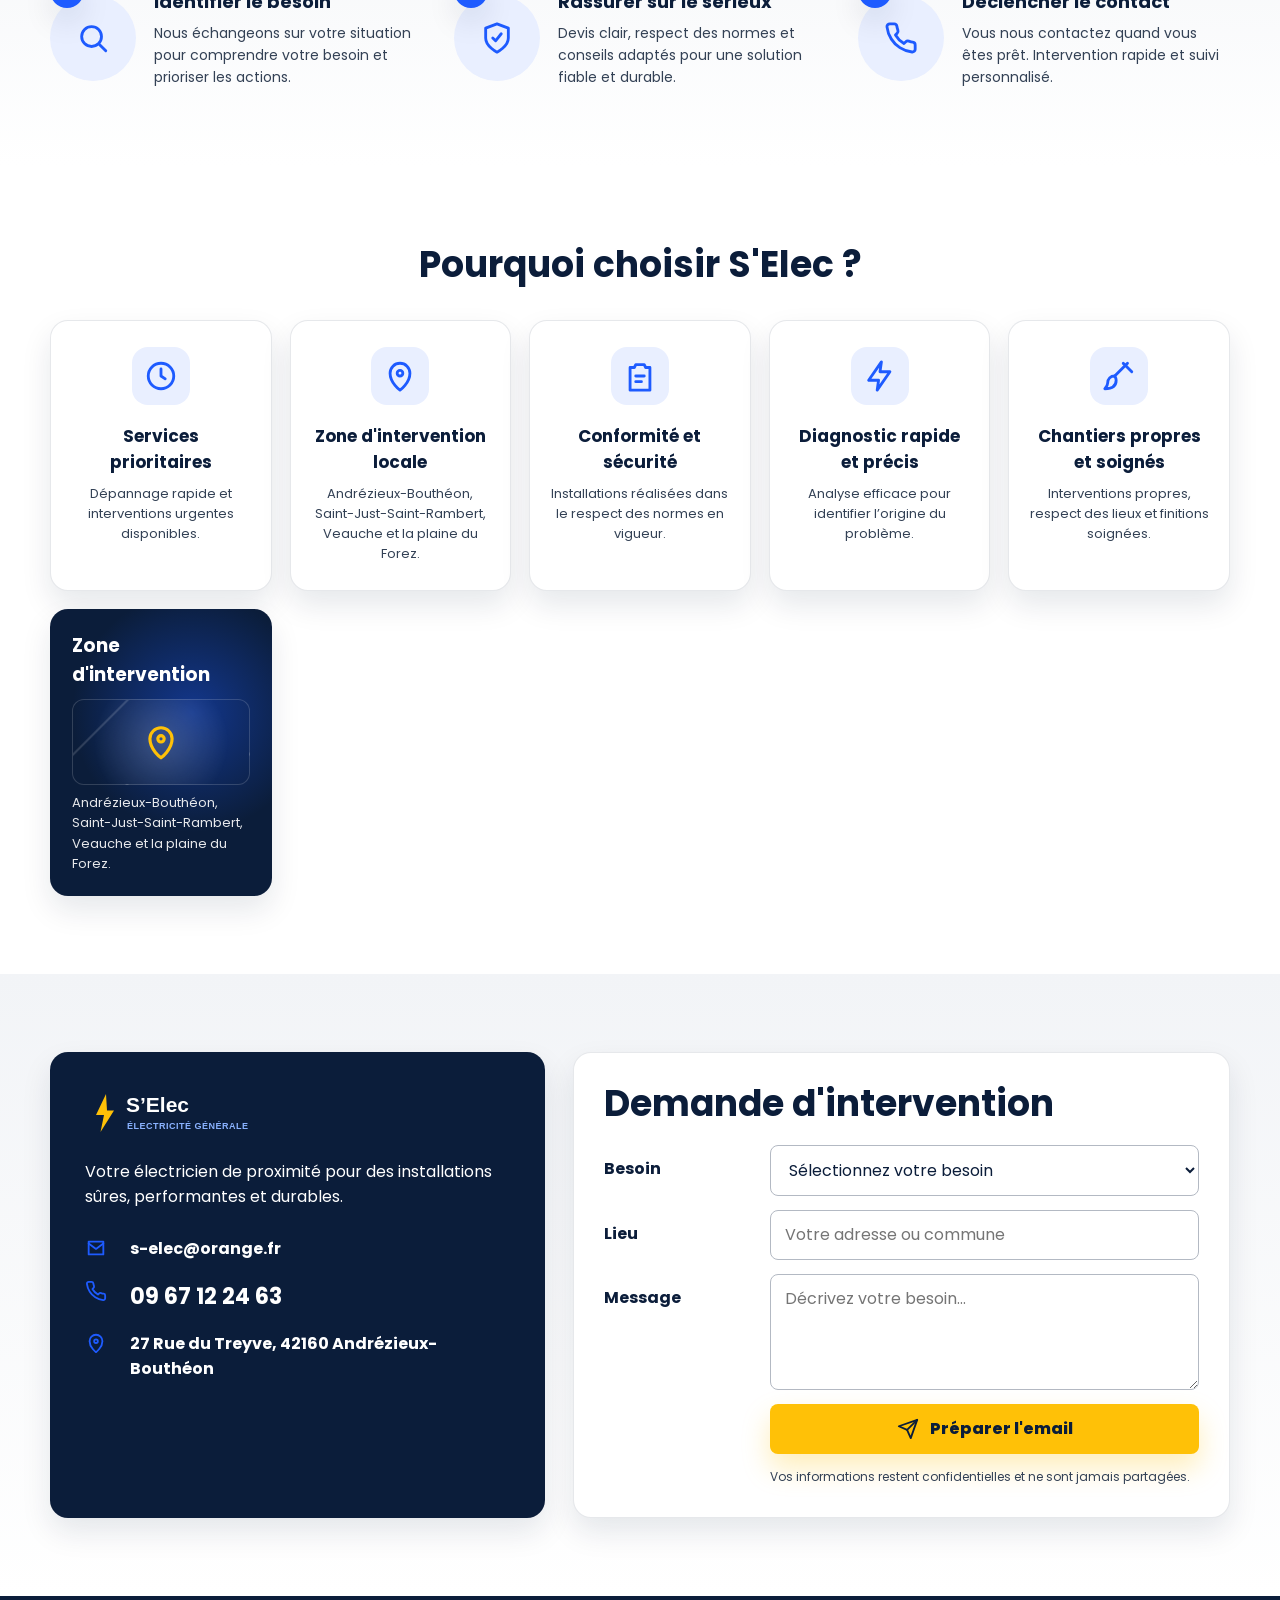
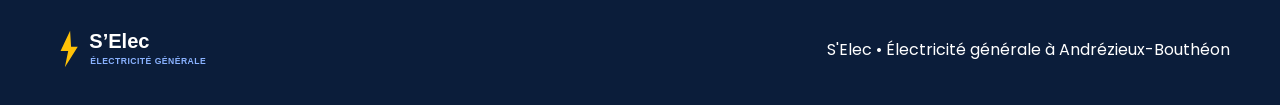
<file: clients/selec/index.html>
<!doctype html>
<html lang="fr">
<head>
  <meta charset="utf-8">
  <meta name="viewport" content="width=device-width, initial-scale=1">
  <meta name="robots" content="noindex, nofollow">
  <title>S'Elec - Électricien à Andrézieux-Bouthéon</title>
  <meta name="description" content="S'Elec intervient pour installation, dépannage, tableau électrique, mise en sécurité et maintenance autour d'Andrézieux-Bouthéon.">
  <link rel="stylesheet" href="../assets/client-brands/selec/selec_tokens.css">
  <link rel="stylesheet" href="../assets/client-redesign.css">
</head>
<body class="client-selec">
  <svg class="sprite" aria-hidden="true" focusable="false">
    <symbol id="i-phone" viewBox="0 0 24 24"><path d="M22 16.9v3a2 2 0 0 1-2.2 2 19.8 19.8 0 0 1-8.6-3.1 19.4 19.4 0 0 1-6-6A19.8 19.8 0 0 1 2.1 4.2 2 2 0 0 1 4.1 2h3a2 2 0 0 1 2 1.7c.1 1 .4 1.9.7 2.8a2 2 0 0 1-.5 2.1L8.1 9.9a16 16 0 0 0 6 6l1.3-1.2a2 2 0 0 1 2.1-.5c.9.3 1.8.6 2.8.7a2 2 0 0 1 1.7 2Z"/></symbol>
    <symbol id="i-zap" viewBox="0 0 24 24"><path d="m13 2-9 13h7l-1 7 9-13h-7l1-7Z"/></symbol>
    <symbol id="i-list" viewBox="0 0 24 24"><path d="M8 6h13"/><path d="M8 12h13"/><path d="M8 18h13"/><path d="M3 6h.01"/><path d="M3 12h.01"/><path d="M3 18h.01"/></symbol>
    <symbol id="i-pin" viewBox="0 0 24 24"><path d="M12 22s7-5.1 7-12a7 7 0 1 0-14 0c0 6.9 7 12 7 12Z"/><circle cx="12" cy="10" r="2"/></symbol>
    <symbol id="i-shield" viewBox="0 0 24 24"><path d="M12 22s8-4 8-10V5l-8-3-8 3v7c0 6 8 10 8 10Z"/><path d="m9 12 2 2 4-5"/></symbol>
    <symbol id="i-home" viewBox="0 0 24 24"><path d="m3 11 9-8 9 8"/><path d="M5 10v10h14V10"/><path d="M9 20v-6h6v6"/></symbol>
    <symbol id="i-search" viewBox="0 0 24 24"><circle cx="11" cy="11" r="7"/><path d="m21 21-4.3-4.3"/></symbol>
    <symbol id="i-clock" viewBox="0 0 24 24"><circle cx="12" cy="12" r="9"/><path d="M12 7v5l3 2"/></symbol>
    <symbol id="i-clipboard" viewBox="0 0 24 24"><path d="M9 4h6l1 2h3v16H5V6h3Z"/><path d="M9 12h6"/><path d="M9 16h4"/></symbol>
    <symbol id="i-brush" viewBox="0 0 24 24"><path d="M18 3 9 12"/><path d="m15 3 6 6"/><path d="M9 12c-3 0-5 2-5 5 0 2-1 3-2 4 4 0 8-1 8-6 0-1-.4-2-1-3Z"/></symbol>
    <symbol id="i-mail" viewBox="0 0 24 24"><path d="M4 5h16v14H4Z"/><path d="m4 7 8 6 8-6"/></symbol>
    <symbol id="i-send" viewBox="0 0 24 24"><path d="m22 2-7 20-4-9-9-4 20-7Z"/><path d="M22 2 11 13"/></symbol>
  </svg>

  <header class="topbar">
    <nav class="wrap nav" aria-label="Navigation principale">
      <a class="brand" href="#top" aria-label="Accueil S'Elec">
        <img src="../assets/client-brands/selec/selec_logo_horizontal_dark.svg" alt="S'Elec Électricité Générale">
      </a>
      <div class="navlinks">
        <a href="#prestations">Services</a>
        <a href="#demarche">Sécurité</a>
        <a href="#contact">Contact</a>
        <a class="btn btn-primary" href="tel:0967122463"><svg class="icon"><use href="#i-phone"></use></svg>Appeler</a>
      </div>
    </nav>
  </header>

  <main id="top">
    <section class="hero">
      <div class="wrap">
        <div class="hero-copy" data-reveal>
          <h1>Électricien à Andrézieux-Bouthéon</h1>
          <p class="hero-subtitle">Une installation électrique claire, sûre et durable.</p>
          <p class="lead">Installation, dépannage, tableau électrique, mise en sécurité et maintenance. S'Elec intervient rapidement à Andrézieux-Bouthéon, Saint-Just-Saint-Rambert, Veauche et dans toute la plaine du Forez.</p>
          <div class="hero-actions">
            <a class="btn btn-primary" href="mailto:s-elec@orange.fr?subject=Demande%20de%20devis%20electricite"><svg class="icon"><use href="#i-zap"></use></svg>Demander un devis</a>
            <a class="btn btn-secondary" href="#prestations"><svg class="icon"><use href="#i-list"></use></svg>Voir les services</a>
          </div>
          <div class="quick-grid">
            <div class="quick-card"><svg class="icon"><use href="#i-phone"></use></svg><strong>Contact direct<br>disponible</strong></div>
            <div class="quick-card"><svg class="icon"><use href="#i-pin"></use></svg><strong>Andrézieux-<br>Bouthéon</strong></div>
            <div class="quick-card"><svg class="icon"><use href="#i-shield"></use></svg><strong>Mise en sécurité<br>et contrôle</strong></div>
          </div>
        </div>
        <div class="hero-visual" aria-hidden="true"></div>
      </div>
    </section>

    <section id="prestations" class="section">
      <div class="wrap">
        <div class="section-head" data-reveal>
          <span class="section-kicker">Nos services</span>
          <h2>Des prestations électriques structurées avant chaque intervention</h2>
          <p>Des solutions fiables et conformes, pour sécuriser et améliorer vos installations.</p>
        </div>
        <div class="service-grid">
          <article class="service-card" data-reveal>
            <div class="service-icon"><svg class="icon"><use href="#i-zap"></use></svg></div>
            <div><h3>Dépannage électrique</h3><p>Intervention rapide en cas de panne ou de dysfonctionnement.</p></div>
            <div class="tags"><span>Panne</span><span>Diagnostic</span><span>Remise en service</span></div>
          </article>
          <article class="service-card" data-reveal>
            <div class="service-icon"><svg class="icon"><use href="#i-shield"></use></svg></div>
            <div><h3>Tableau & mise en sécurité</h3><p>Remplacement de tableau, mise aux normes et sécurisation de vos installations.</p></div>
            <div class="tags"><span>Tableau</span><span>Sécurité</span><span>Normes</span></div>
          </article>
          <article class="service-card" data-reveal>
            <div class="service-icon"><svg class="icon"><use href="#i-home"></use></svg></div>
            <div><h3>Installation & rénovation</h3><p>Création, rénovation et amélioration de vos installations électriques.</p></div>
            <div class="tags"><span>Rénovation</span><span>Éclairage</span><span>Locaux pro</span></div>
          </article>
        </div>
      </div>
    </section>

    <section id="demarche" class="section section-soft">
      <div class="wrap">
        <div class="section-head" data-reveal>
          <span class="section-kicker">Notre démarche</span>
          <h2>Un processus simple et rassurant</h2>
        </div>
        <div class="process">
          <article class="process-step" data-reveal>
            <span class="process-number">1</span>
            <div class="process-icon"><svg class="icon"><use href="#i-search"></use></svg></div>
            <div><h3>Identifier le besoin</h3><p>Nous échangeons sur votre situation pour comprendre votre besoin et prioriser les actions.</p></div>
          </article>
          <article class="process-step" data-reveal>
            <span class="process-number">2</span>
            <div class="process-icon"><svg class="icon"><use href="#i-shield"></use></svg></div>
            <div><h3>Rassurer sur le sérieux</h3><p>Devis clair, respect des normes et conseils adaptés pour une solution fiable et durable.</p></div>
          </article>
          <article class="process-step" data-reveal>
            <span class="process-number">3</span>
            <div class="process-icon"><svg class="icon"><use href="#i-phone"></use></svg></div>
            <div><h3>Déclencher le contact</h3><p>Vous nous contactez quand vous êtes prêt. Intervention rapide et suivi personnalisé.</p></div>
          </article>
        </div>
      </div>
    </section>

    <section class="section">
      <div class="wrap">
        <div class="section-head" data-reveal>
          <h2>Pourquoi choisir S'Elec ?</h2>
        </div>
        <div class="benefits-grid">
          <article class="benefit-card" data-reveal><div class="benefit-icon"><svg class="icon"><use href="#i-clock"></use></svg></div><h3>Services prioritaires</h3><p>Dépannage rapide et interventions urgentes disponibles.</p></article>
          <article class="benefit-card" data-reveal><div class="benefit-icon"><svg class="icon"><use href="#i-pin"></use></svg></div><h3>Zone d'intervention locale</h3><p>Andrézieux-Bouthéon, Saint-Just-Saint-Rambert, Veauche et la plaine du Forez.</p></article>
          <article class="benefit-card" data-reveal><div class="benefit-icon"><svg class="icon"><use href="#i-clipboard"></use></svg></div><h3>Conformité et sécurité</h3><p>Installations réalisées dans le respect des normes en vigueur.</p></article>
          <article class="benefit-card" data-reveal><div class="benefit-icon"><svg class="icon"><use href="#i-zap"></use></svg></div><h3>Diagnostic rapide et précis</h3><p>Analyse efficace pour identifier l’origine du problème.</p></article>
          <article class="benefit-card" data-reveal><div class="benefit-icon"><svg class="icon"><use href="#i-brush"></use></svg></div><h3>Chantiers propres et soignés</h3><p>Interventions propres, respect des lieux et finitions soignées.</p></article>
          <article class="map-card" data-reveal>
            <h3>Zone d'intervention</h3>
            <div class="map-art"><svg class="icon"><use href="#i-pin"></use></svg></div>
            <p>Andrézieux-Bouthéon, Saint-Just-Saint-Rambert, Veauche et la plaine du Forez.</p>
          </article>
        </div>
      </div>
    </section>

    <section id="contact" class="section section-soft">
      <div class="wrap contact-band">
        <div class="contact-card" data-reveal>
          <a class="brand" href="#top"><img src="../assets/client-brands/selec/selec_logo_horizontal_dark.svg" alt="S'Elec Électricité Générale"></a>
          <p>Votre électricien de proximité pour des installations sûres, performantes et durables.</p>
          <div class="contact-lines">
            <a class="contact-line" href="mailto:s-elec@orange.fr"><svg class="icon"><use href="#i-mail"></use></svg><span>s-elec@orange.fr</span></a>
            <a class="contact-line" href="tel:0967122463"><svg class="icon"><use href="#i-phone"></use></svg><span><strong>09 67 12 24 63</strong></span></a>
            <div class="contact-line"><svg class="icon"><use href="#i-pin"></use></svg><span>27 Rue du Treyve, 42160 Andrézieux-Bouthéon</span></div>
          </div>
        </div>
        <form class="quote-form" data-mail-form data-to="s-elec@orange.fr" data-subject="Demande d'intervention S'Elec" data-reveal>
          <h2>Demande d'intervention</h2>
          <div class="form-grid">
            <label for="need">Besoin</label>
            <select id="need" data-label="Besoin"><option>Sélectionnez votre besoin</option><option>Dépannage électrique</option><option>Tableau électrique</option><option>Mise en sécurité</option><option>Installation / rénovation</option></select>
            <label for="place">Lieu</label>
            <input id="place" data-label="Lieu" placeholder="Votre adresse ou commune">
            <label for="message">Message</label>
            <textarea id="message" data-label="Message" placeholder="Décrivez votre besoin..."></textarea>
            <button class="btn btn-primary" type="submit"><svg class="icon"><use href="#i-send"></use></svg>Préparer l'email</button>
            <div class="privacy-note">Vos informations restent confidentielles et ne sont jamais partagées.</div>
          </div>
        </form>
      </div>
    </section>
  </main>

  <footer class="footer">
    <div class="wrap footer-inner">
      <img src="../assets/client-brands/selec/selec_logo_horizontal_dark.svg" alt="S'Elec">
      <span>S'Elec • Électricité générale à Andrézieux-Bouthéon</span>
    </div>
  </footer>

  <script src="../assets/client-showcase.js" defer></script>
</body>
</html>
</file>
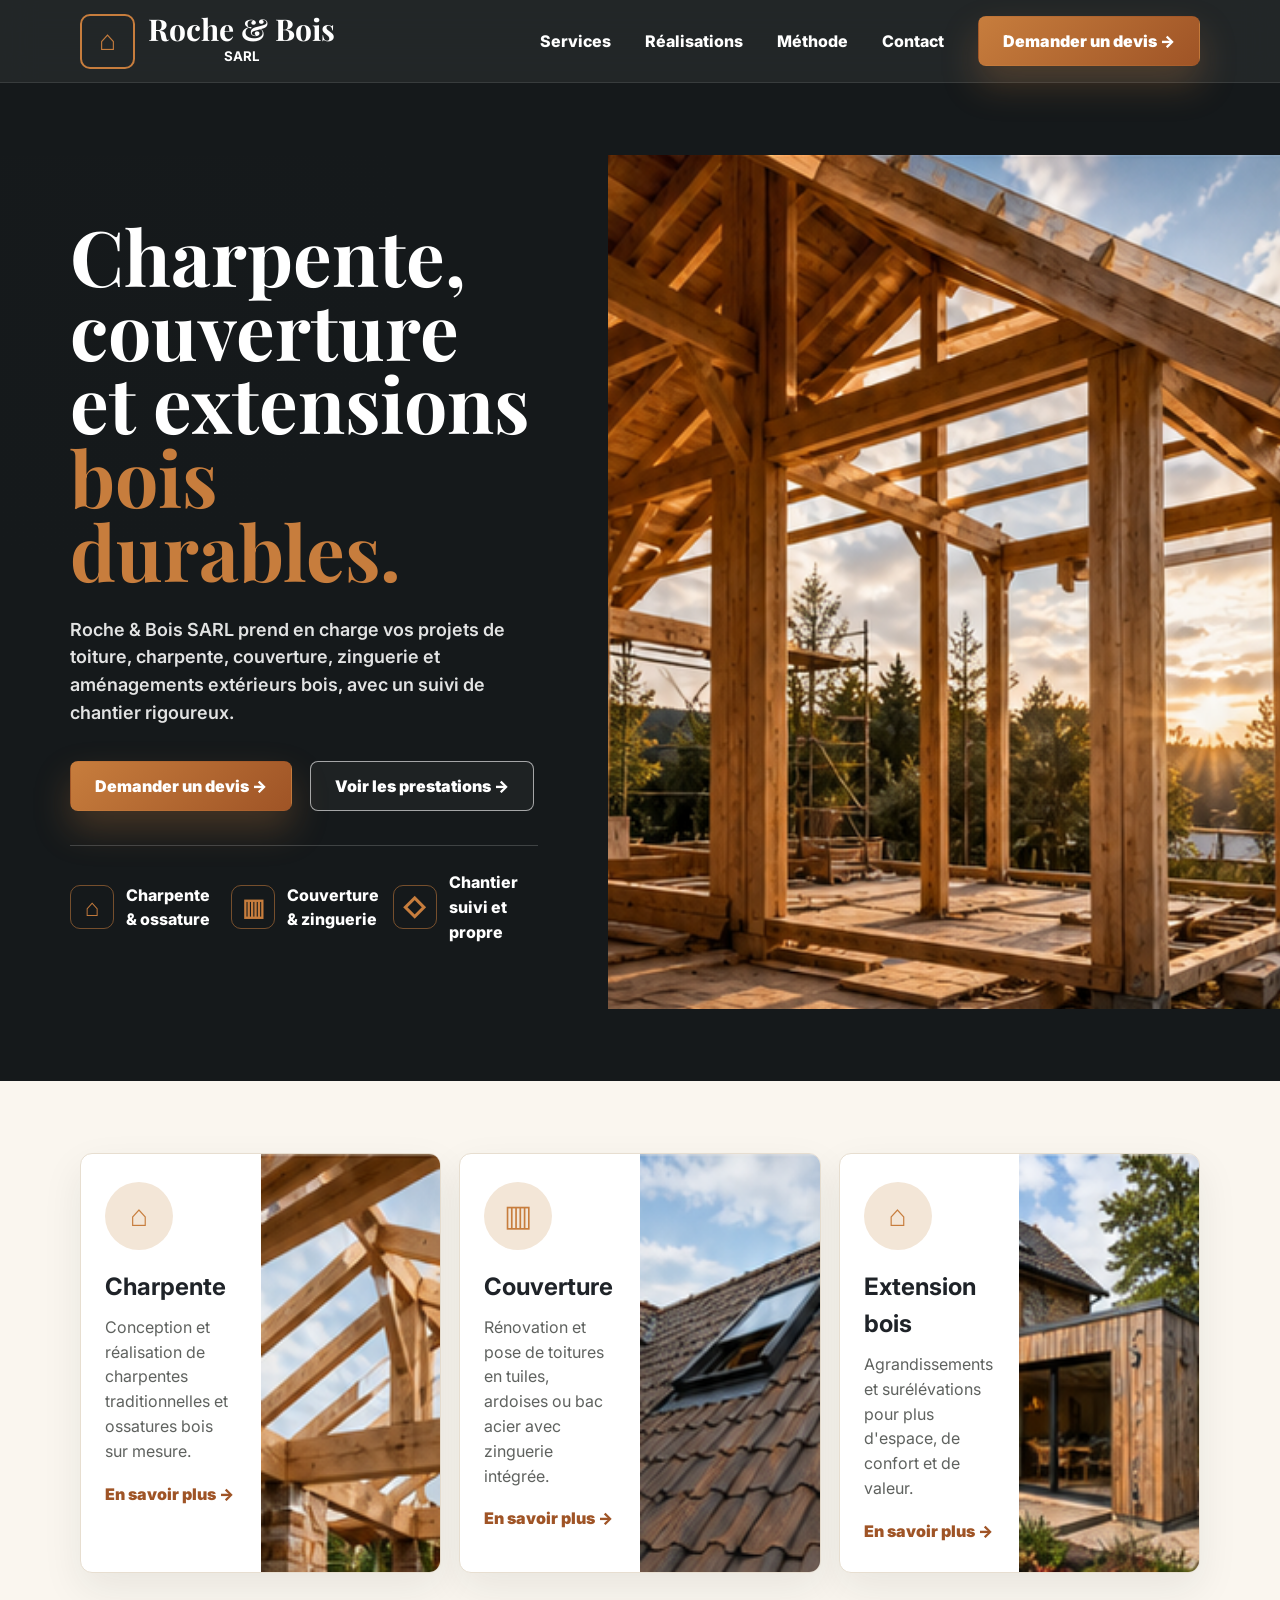
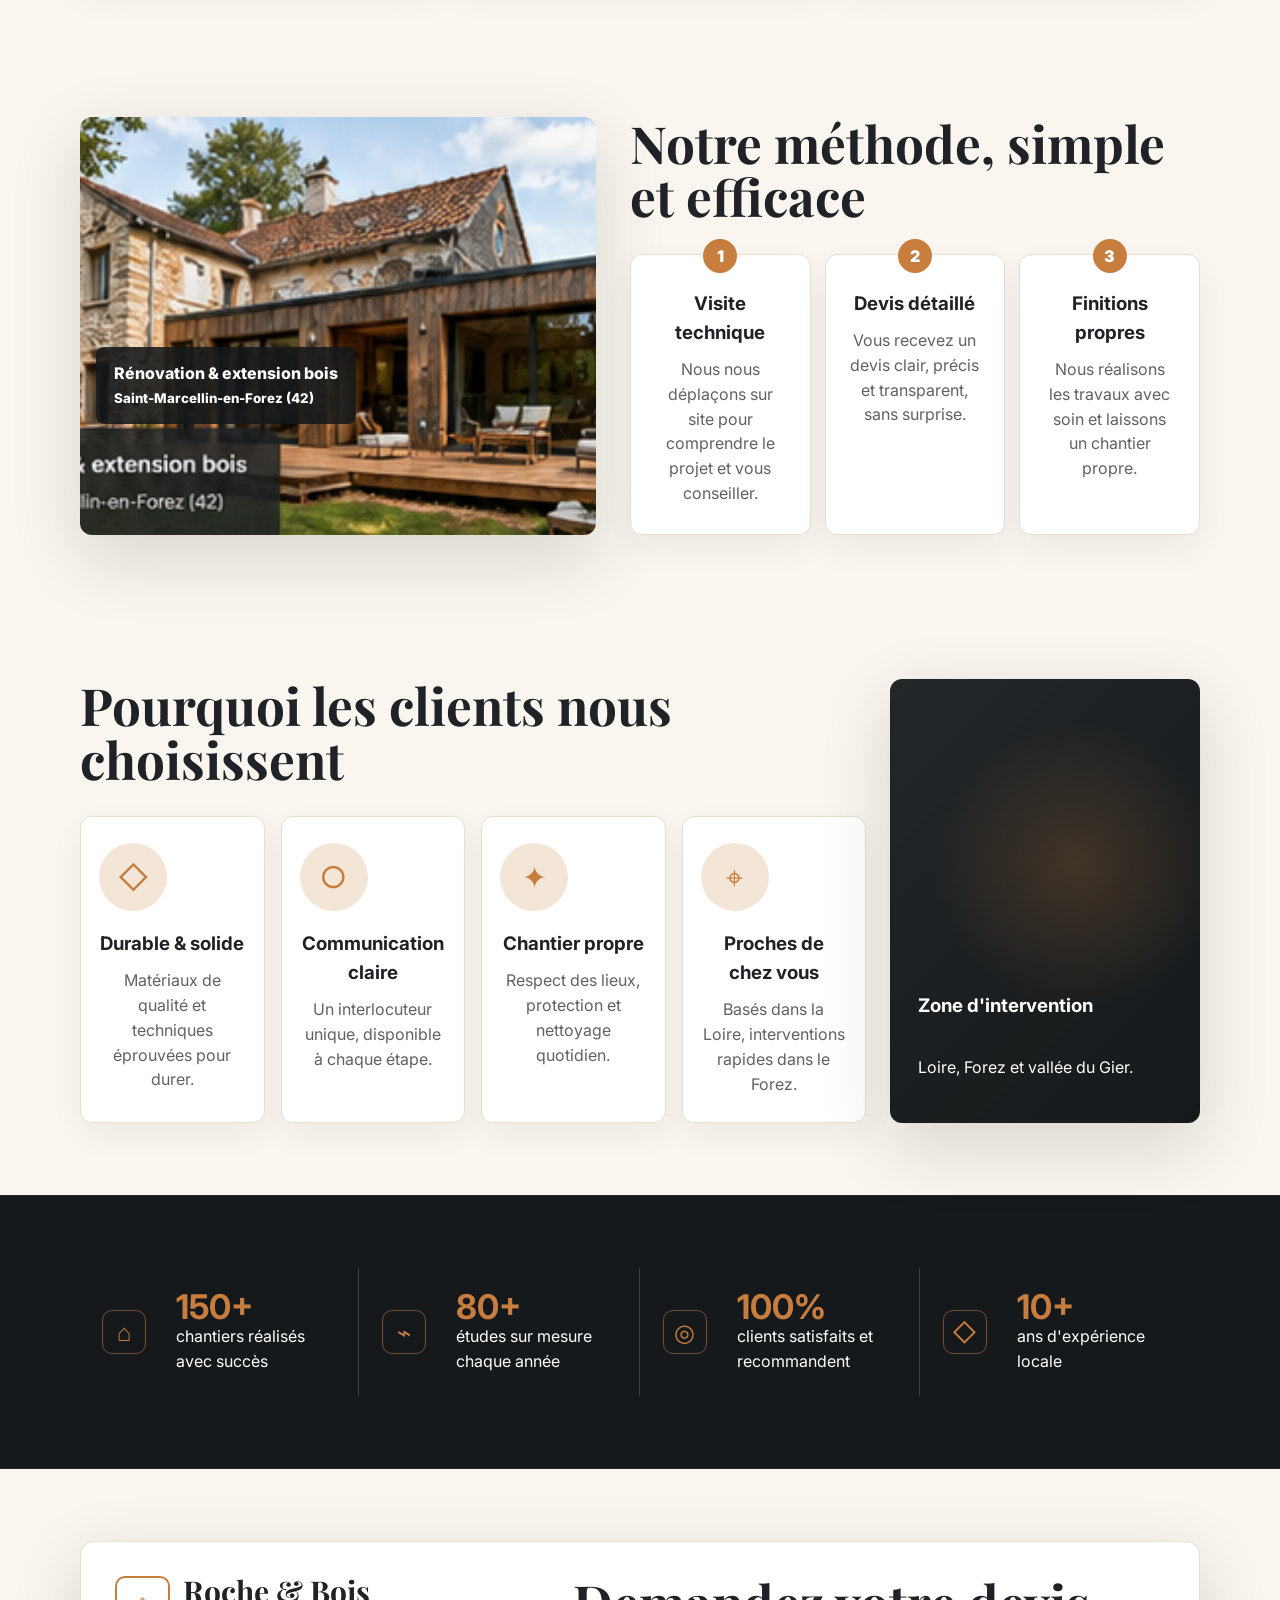
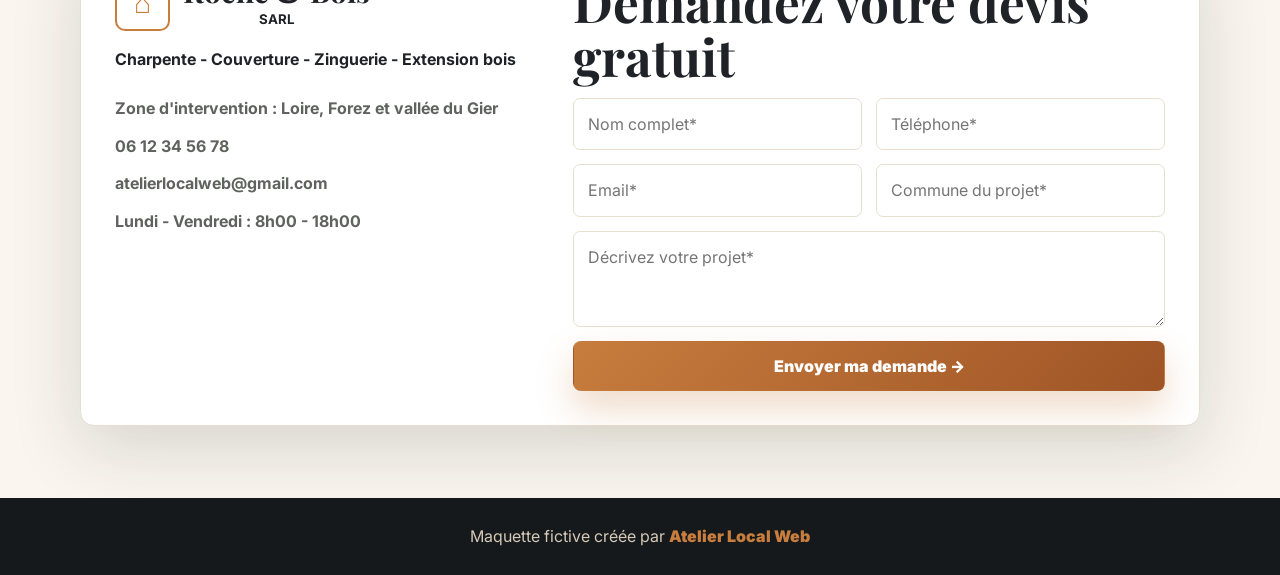
<file: exemple_charpente_sarl.html>
<!doctype html>
<html lang="fr">
<head>
  <meta charset="utf-8">
  <meta name="viewport" content="width=device-width, initial-scale=1">
  <title>Roche & Bois SARL - Charpente, couverture et extensions bois</title>
  <meta name="description" content="Exemple de site vitrine moderne pour une entreprise de charpente, couverture, zinguerie et extension bois.">
  <style>
    @import url("https://fonts.googleapis.com/css2?family=Inter:wght@400;500;600;700;800;900&family=Playfair+Display:wght@600;700&display=swap");

    :root {
      --ink: #1f2328;
      --charcoal: #15191b;
      --charcoal-2: #23282b;
      --paper: #faf6ef;
      --cream: #fffdf8;
      --muted: #5f625f;
      --line: #e7ded0;
      --copper: #c77d3d;
      --copper-dark: #9f5426;
      --forest: #2e3d2f;
      --shadow: 0 22px 70px rgba(31, 35, 40, .16);
    }

    * { box-sizing: border-box; }
    html { scroll-behavior: smooth; }
    body {
      margin: 0;
      color: var(--ink);
      background: var(--paper);
      font-family: Inter, Arial, sans-serif;
      line-height: 1.55;
    }
    a { color: inherit; text-decoration: none; }
    button, input, textarea { font: inherit; }
    img { display: block; max-width: 100%; }
    .wrap { width: min(1120px, calc(100% - 48px)); margin: 0 auto; }

    .topbar {
      position: sticky;
      top: 0;
      z-index: 20;
      color: #fff;
      background: rgba(21, 25, 27, .94);
      border-bottom: 1px solid rgba(255, 255, 255, .1);
      backdrop-filter: blur(16px);
    }
    .nav {
      min-height: 82px;
      display: flex;
      align-items: center;
      justify-content: space-between;
      gap: 30px;
    }
    .brand { display: inline-flex; align-items: center; gap: 13px; font-weight: 900; }
    .brand-mark {
      width: 55px;
      height: 55px;
      display: grid;
      place-items: center;
      border: 2px solid var(--copper);
      border-radius: 10px;
      color: var(--copper);
      font-size: 28px;
    }
    .brand-text strong {
      display: block;
      font-family: "Playfair Display", Georgia, serif;
      font-size: 30px;
      line-height: .95;
    }
    .brand-text small { display: block; margin-top: 3px; font-weight: 700; letter-spacing: 0; text-align: center; }
    .navlinks { display: flex; align-items: center; gap: 34px; font-weight: 800; }
    .btn {
      min-height: 50px;
      display: inline-flex;
      align-items: center;
      justify-content: center;
      gap: 12px;
      padding: 0 24px;
      border: 1px solid transparent;
      border-radius: 8px;
      cursor: pointer;
      font-weight: 900;
      transition: transform .18s ease, box-shadow .18s ease;
    }
    .btn:hover { transform: translateY(-2px); }
    .btn-primary { color: #fff; background: linear-gradient(135deg, var(--copper), var(--copper-dark)); box-shadow: 0 18px 36px rgba(199, 125, 61, .28); }
    .btn-secondary { color: #fff; border-color: rgba(255, 255, 255, .6); background: rgba(255, 255, 255, .04); }

    .hero {
      color: #fff;
      background: var(--charcoal);
      overflow: hidden;
    }
    .hero-grid {
      width: min(1440px, 100%);
      margin: 0 auto;
      display: grid;
      grid-template-columns: minmax(420px, .95fr) minmax(460px, 1.05fr);
      min-height: 680px;
    }
    .hero-copy {
      position: relative;
      display: flex;
      flex-direction: column;
      justify-content: center;
      padding: 64px clamp(24px, 6vw, 70px);
      background:
        linear-gradient(115deg, rgba(21, 25, 27, .98) 0%, rgba(21, 25, 27, .96) 74%, rgba(21, 25, 27, 0) 75%),
        radial-gradient(circle at 14% 10%, rgba(199, 125, 61, .12), transparent 20rem),
        var(--charcoal);
    }
    .hero h1 {
      max-width: 560px;
      margin: 0;
      font-family: "Playfair Display", Georgia, serif;
      font-size: clamp(54px, 6vw, 86px);
      line-height: .96;
      letter-spacing: 0;
    }
    .hero h1 span { color: var(--copper); }
    .lead {
      max-width: 520px;
      margin: 28px 0 0;
      color: rgba(255, 255, 255, .88);
      font-size: 18px;
      font-weight: 600;
    }
    .hero-actions { display: flex; flex-wrap: wrap; gap: 18px; margin: 34px 0; }
    .hero-points {
      display: grid;
      grid-template-columns: repeat(3, minmax(0, 1fr));
      gap: 16px;
      max-width: 560px;
      padding-top: 24px;
      border-top: 1px solid rgba(255, 255, 255, .18);
    }
    .hero-points div { display: grid; grid-template-columns: 44px 1fr; gap: 12px; align-items: center; font-weight: 800; }
    .line-icon {
      width: 44px;
      height: 44px;
      display: grid;
      place-items: center;
      color: var(--copper);
      border: 1px solid rgba(199, 125, 61, .55);
      border-radius: 10px;
      font-size: 24px;
    }
    .hero-media { min-height: inherit; background: url("assets/examples/roche-hero.png") center / cover no-repeat; }

    section { padding: 72px 0; }
    .section-title {
      margin: 0 0 30px;
      font-family: "Playfair Display", Georgia, serif;
      font-size: clamp(34px, 4vw, 52px);
      line-height: 1.05;
    }
    .service-grid { display: grid; grid-template-columns: repeat(3, minmax(0, 1fr)); gap: 18px; }
    .service-card {
      display: grid;
      grid-template-columns: .95fr .95fr;
      min-height: 250px;
      overflow: hidden;
      border: 1px solid var(--line);
      border-radius: 12px;
      background: #fff;
      box-shadow: 0 16px 40px rgba(31, 35, 40, .08);
    }
    .service-content { padding: 28px 24px; }
    .service-icon {
      width: 68px;
      height: 68px;
      display: grid;
      place-items: center;
      margin-bottom: 18px;
      border-radius: 999px;
      color: var(--copper);
      background: #f3e6d7;
      font-size: 30px;
    }
    .service-card h2, .step-card h3, .why-card h3 { margin: 0 0 10px; }
    .service-card p, .step-card p, .why-card p { margin: 0; color: var(--muted); }
    .service-img { min-height: 100%; background: var(--image) center / cover no-repeat; }
    .service-card a { display: inline-block; margin-top: 18px; color: var(--copper-dark); font-weight: 900; }

    .project-method {
      display: grid;
      grid-template-columns: minmax(0, .95fr) minmax(420px, 1.05fr);
      gap: 34px;
      align-items: stretch;
    }
    .feature-image {
      min-height: 310px;
      border-radius: 12px;
      background: url("assets/examples/roche-renovation.png") center / cover no-repeat;
      box-shadow: var(--shadow);
      overflow: hidden;
    }
    .image-label {
      width: max-content;
      max-width: calc(100% - 32px);
      margin: 230px 0 0 16px;
      padding: 14px 18px;
      border-radius: 8px;
      color: #fff;
      background: rgba(21, 25, 27, .88);
      font-weight: 800;
    }
    .steps { display: grid; grid-template-columns: repeat(3, minmax(0, 1fr)); gap: 14px; }
    .step-card {
      padding: 28px 22px;
      border: 1px solid var(--line);
      border-radius: 12px;
      background: #fff;
      text-align: center;
      box-shadow: 0 14px 34px rgba(31, 35, 40, .06);
    }
    .step-number {
      width: 34px;
      height: 34px;
      display: grid;
      place-items: center;
      margin: -44px auto 16px;
      border-radius: 50%;
      color: #fff;
      background: var(--copper);
      font-weight: 900;
    }

    .why-layout { display: grid; grid-template-columns: minmax(0, 1fr) 310px; gap: 24px; align-items: stretch; }
    .why-grid { display: grid; grid-template-columns: repeat(4, minmax(0, 1fr)); gap: 16px; }
    .why-card {
      padding: 26px 18px;
      border: 1px solid var(--line);
      border-radius: 12px;
      background: #fff;
      text-align: center;
      box-shadow: 0 12px 32px rgba(31, 35, 40, .06);
    }
    .map-card {
      display: grid;
      align-content: end;
      padding: 28px;
      border-radius: 12px;
      color: #fff;
      background:
        radial-gradient(circle at 60% 42%, rgba(199, 125, 61, .22), transparent 9rem),
        linear-gradient(135deg, rgba(255, 255, 255, .06), transparent),
        var(--charcoal);
      box-shadow: var(--shadow);
    }
    .stats-band {
      color: #fff;
      background: var(--charcoal);
      border-top: 1px solid rgba(255, 255, 255, .08);
      border-bottom: 1px solid rgba(255, 255, 255, .08);
    }
    .stats { display: grid; grid-template-columns: repeat(4, minmax(0, 1fr)); gap: 1px; }
    .stat { min-height: 116px; display: grid; grid-template-columns: 58px 1fr; gap: 16px; align-items: center; padding: 22px; border-right: 1px solid rgba(255,255,255,.18); }
    .stat:last-child { border-right: 0; }
    .stat strong { display: block; color: var(--copper); font-size: 34px; line-height: 1; }

    .contact-area {
      display: grid;
      grid-template-columns: .9fr 1.25fr;
      gap: 32px;
      padding: 34px;
      border: 1px solid var(--line);
      border-radius: 14px;
      background: #fff;
      box-shadow: var(--shadow);
    }
    .contact-info h2 { margin: 0; font-family: "Playfair Display", Georgia, serif; font-size: 36px; }
    .contact-list { display: grid; gap: 13px; margin-top: 24px; color: var(--muted); font-weight: 700; }
    .form-grid { display: grid; grid-template-columns: 1fr 1fr; gap: 14px; }
    .form-grid textarea { grid-column: 1 / -1; min-height: 96px; resize: vertical; }
    .form-grid input, .form-grid textarea {
      width: 100%;
      border: 1px solid var(--line);
      border-radius: 7px;
      padding: 13px 14px;
      background: #fff;
    }
    .form-grid .btn { grid-column: 1 / -1; }
    footer { padding: 26px 0; color: #d6c8b8; background: var(--charcoal); text-align: center; }
    footer a { color: var(--copper); font-weight: 900; }

    @media (max-width: 980px) {
      .navlinks a:not(.btn) { display: none; }
      .hero-grid, .project-method, .why-layout, .contact-area { grid-template-columns: 1fr; }
      .hero-copy { order: 2; }
      .hero-media { min-height: 430px; order: 1; }
      .service-grid, .why-grid, .stats { grid-template-columns: 1fr 1fr; }
    }
    @media (max-width: 640px) {
      .wrap { width: min(100% - 28px, 1120px); }
      .nav { min-height: 68px; }
      .brand-text strong { font-size: 23px; }
      .hero-points, .service-grid, .service-card, .steps, .why-grid, .stats, .form-grid { grid-template-columns: 1fr; }
      .hero-copy { padding: 42px 18px; }
      section { padding: 54px 0; }
      .stat { border-right: 0; border-bottom: 1px solid rgba(255,255,255,.16); }
    }
  </style>
</head>
<body>
  <header class="topbar">
    <nav class="wrap nav" aria-label="Navigation principale">
      <a class="brand" href="#top">
        <span class="brand-mark">⌂</span>
        <span class="brand-text"><strong>Roche & Bois</strong><small>SARL</small></span>
      </a>
      <div class="navlinks">
        <a href="#services">Services</a>
        <a href="#realisations">Réalisations</a>
        <a href="#methode">Méthode</a>
        <a href="#contact">Contact</a>
        <a class="btn btn-primary" href="#contact">Demander un devis →</a>
      </div>
    </nav>
  </header>

  <main id="top">
    <section class="hero">
      <div class="hero-grid">
        <div class="hero-copy">
          <h1>Charpente, couverture et extensions <span>bois durables.</span></h1>
          <p class="lead">Roche & Bois SARL prend en charge vos projets de toiture, charpente, couverture, zinguerie et aménagements extérieurs bois, avec un suivi de chantier rigoureux.</p>
          <div class="hero-actions">
            <a class="btn btn-primary" href="#contact">Demander un devis →</a>
            <a class="btn btn-secondary" href="#services">Voir les prestations →</a>
          </div>
          <div class="hero-points">
            <div><span class="line-icon">⌂</span><span>Charpente<br>& ossature</span></div>
            <div><span class="line-icon">▥</span><span>Couverture<br>& zinguerie</span></div>
            <div><span class="line-icon">◇</span><span>Chantier<br>suivi et propre</span></div>
          </div>
        </div>
        <div class="hero-media" aria-hidden="true"></div>
      </div>
    </section>

    <section id="services">
      <div class="wrap service-grid">
        <article class="service-card">
          <div class="service-content"><div class="service-icon">⌂</div><h2>Charpente</h2><p>Conception et réalisation de charpentes traditionnelles et ossatures bois sur mesure.</p><a href="#contact">En savoir plus →</a></div>
          <div class="service-img" style="--image:url('assets/examples/roche-charpente.png')"></div>
        </article>
        <article class="service-card">
          <div class="service-content"><div class="service-icon">▥</div><h2>Couverture</h2><p>Rénovation et pose de toitures en tuiles, ardoises ou bac acier avec zinguerie intégrée.</p><a href="#contact">En savoir plus →</a></div>
          <div class="service-img" style="--image:url('assets/examples/roche-couverture.png')"></div>
        </article>
        <article class="service-card">
          <div class="service-content"><div class="service-icon">⌂</div><h2>Extension bois</h2><p>Agrandissements et surélévations pour plus d'espace, de confort et de valeur.</p><a href="#contact">En savoir plus →</a></div>
          <div class="service-img" style="--image:url('assets/examples/roche-extension.png')"></div>
        </article>
      </div>
    </section>

    <section id="methode">
      <div class="wrap project-method">
        <div class="feature-image"><div class="image-label">Rénovation & extension bois<br><small>Saint-Marcellin-en-Forez (42)</small></div></div>
        <div>
          <h2 class="section-title">Notre méthode, simple et efficace</h2>
          <div class="steps">
            <article class="step-card"><div class="step-number">1</div><h3>Visite technique</h3><p>Nous nous déplaçons sur site pour comprendre le projet et vous conseiller.</p></article>
            <article class="step-card"><div class="step-number">2</div><h3>Devis détaillé</h3><p>Vous recevez un devis clair, précis et transparent, sans surprise.</p></article>
            <article class="step-card"><div class="step-number">3</div><h3>Finitions propres</h3><p>Nous réalisons les travaux avec soin et laissons un chantier propre.</p></article>
          </div>
        </div>
      </div>
    </section>

    <section id="realisations">
      <div class="wrap why-layout">
        <div>
          <h2 class="section-title">Pourquoi les clients nous choisissent</h2>
          <div class="why-grid">
            <article class="why-card"><div class="service-icon">◇</div><h3>Durable & solide</h3><p>Matériaux de qualité et techniques éprouvées pour durer.</p></article>
            <article class="why-card"><div class="service-icon">○</div><h3>Communication claire</h3><p>Un interlocuteur unique, disponible à chaque étape.</p></article>
            <article class="why-card"><div class="service-icon">✦</div><h3>Chantier propre</h3><p>Respect des lieux, protection et nettoyage quotidien.</p></article>
            <article class="why-card"><div class="service-icon">⌖</div><h3>Proches de chez vous</h3><p>Basés dans la Loire, interventions rapides dans le Forez.</p></article>
          </div>
        </div>
        <aside class="map-card">
          <h3>Zone d'intervention</h3>
          <p>Loire, Forez et vallée du Gier.</p>
        </aside>
      </div>
    </section>

    <section class="stats-band">
      <div class="wrap stats">
        <div class="stat"><span class="line-icon">⌂</span><div><strong>150+</strong><span>chantiers réalisés avec succès</span></div></div>
        <div class="stat"><span class="line-icon">⌁</span><div><strong>80+</strong><span>études sur mesure chaque année</span></div></div>
        <div class="stat"><span class="line-icon">◎</span><div><strong>100%</strong><span>clients satisfaits et recommandent</span></div></div>
        <div class="stat"><span class="line-icon">◇</span><div><strong>10+</strong><span>ans d'expérience locale</span></div></div>
      </div>
    </section>

    <section id="contact">
      <div class="wrap contact-area">
        <div class="contact-info">
          <a class="brand" href="#top"><span class="brand-mark">⌂</span><span class="brand-text"><strong>Roche & Bois</strong><small>SARL</small></span></a>
          <p><strong>Charpente - Couverture - Zinguerie - Extension bois</strong></p>
          <div class="contact-list">
            <span>Zone d'intervention : Loire, Forez et vallée du Gier</span>
            <span>06 12 34 56 78</span>
            <span>atelierlocalweb@gmail.com</span>
            <span>Lundi - Vendredi : 8h00 - 18h00</span>
          </div>
        </div>
        <form class="form-grid">
          <h2 class="section-title" style="grid-column:1/-1;margin-bottom:0">Demandez votre devis gratuit</h2>
          <input aria-label="Nom complet" placeholder="Nom complet*">
          <input aria-label="Téléphone" placeholder="Téléphone*">
          <input aria-label="Email" placeholder="Email*">
          <input aria-label="Commune" placeholder="Commune du projet*">
          <textarea aria-label="Projet" placeholder="Décrivez votre projet*"></textarea>
          <button class="btn btn-primary" type="button">Envoyer ma demande →</button>
        </form>
      </div>
    </section>
  </main>

  <footer>Maquette fictive créée par <a href="index.html">Atelier Local Web</a></footer>
</body>
</html>
</file>
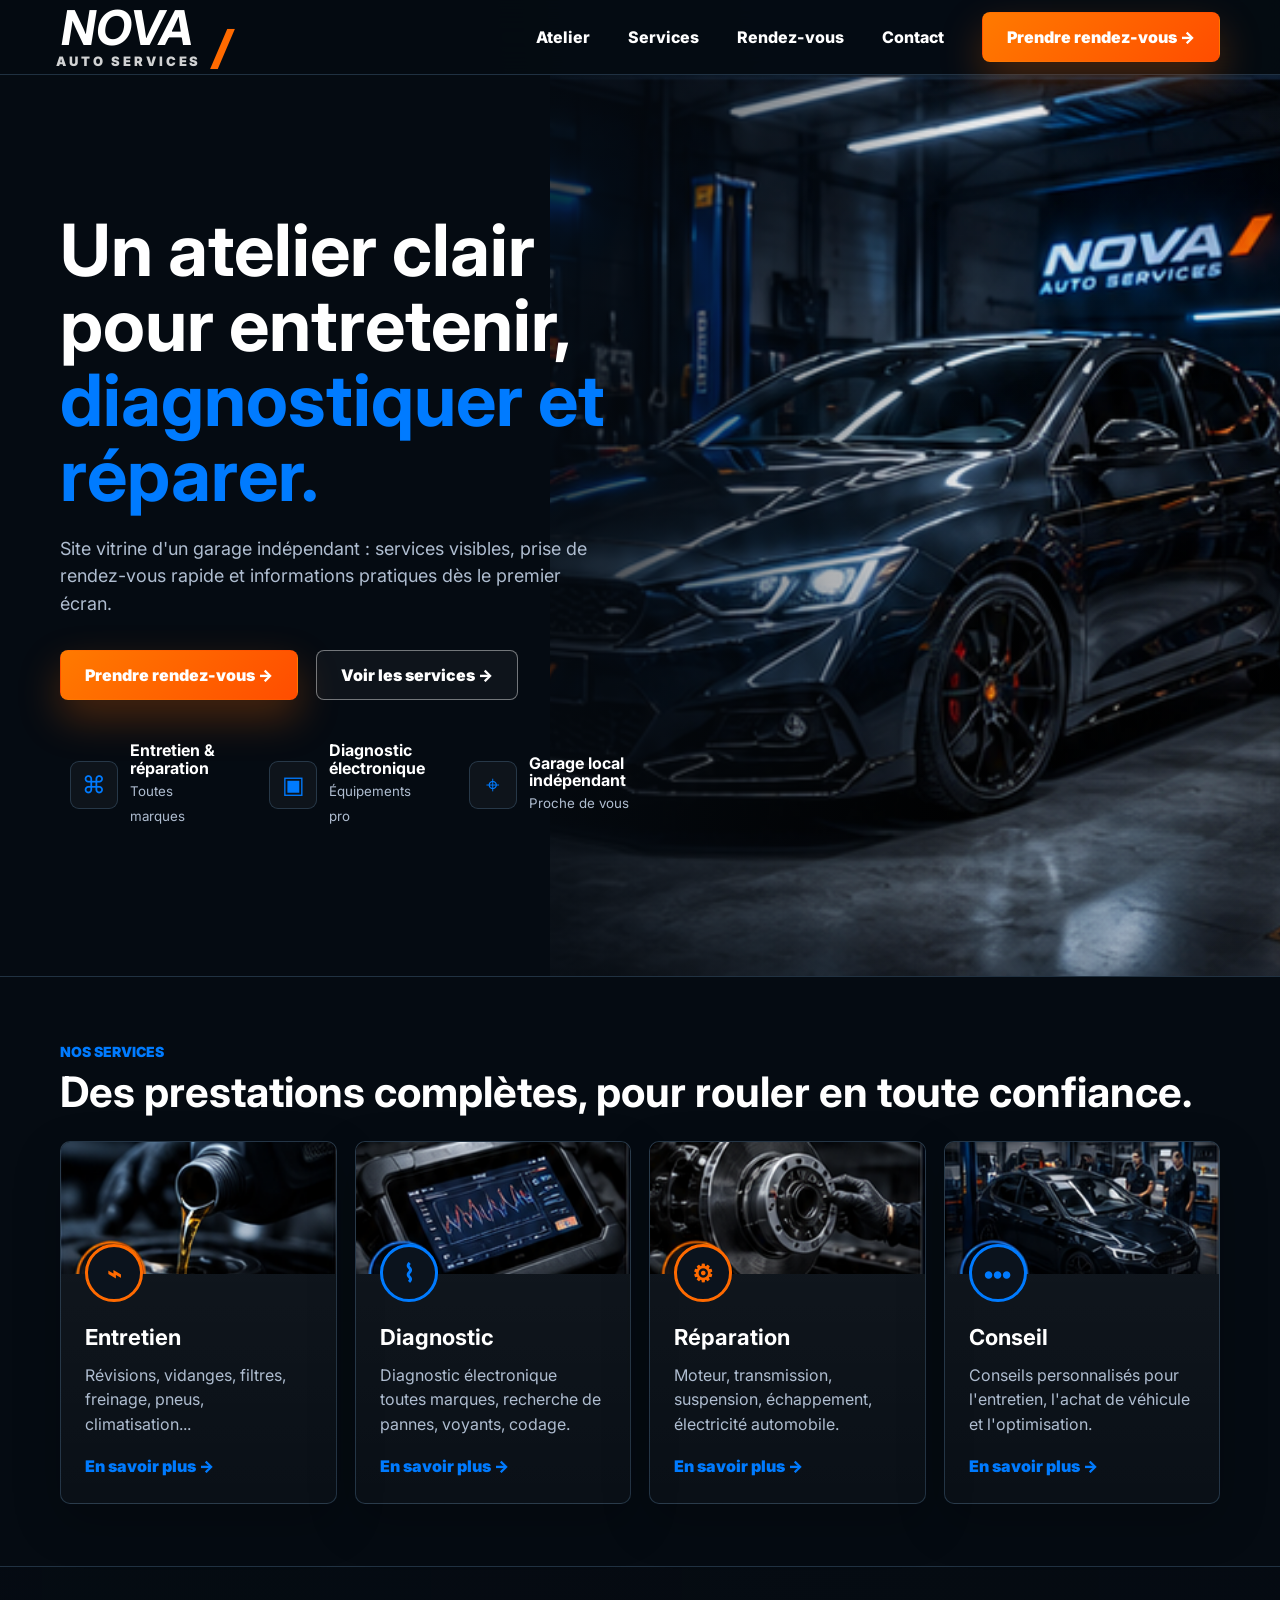
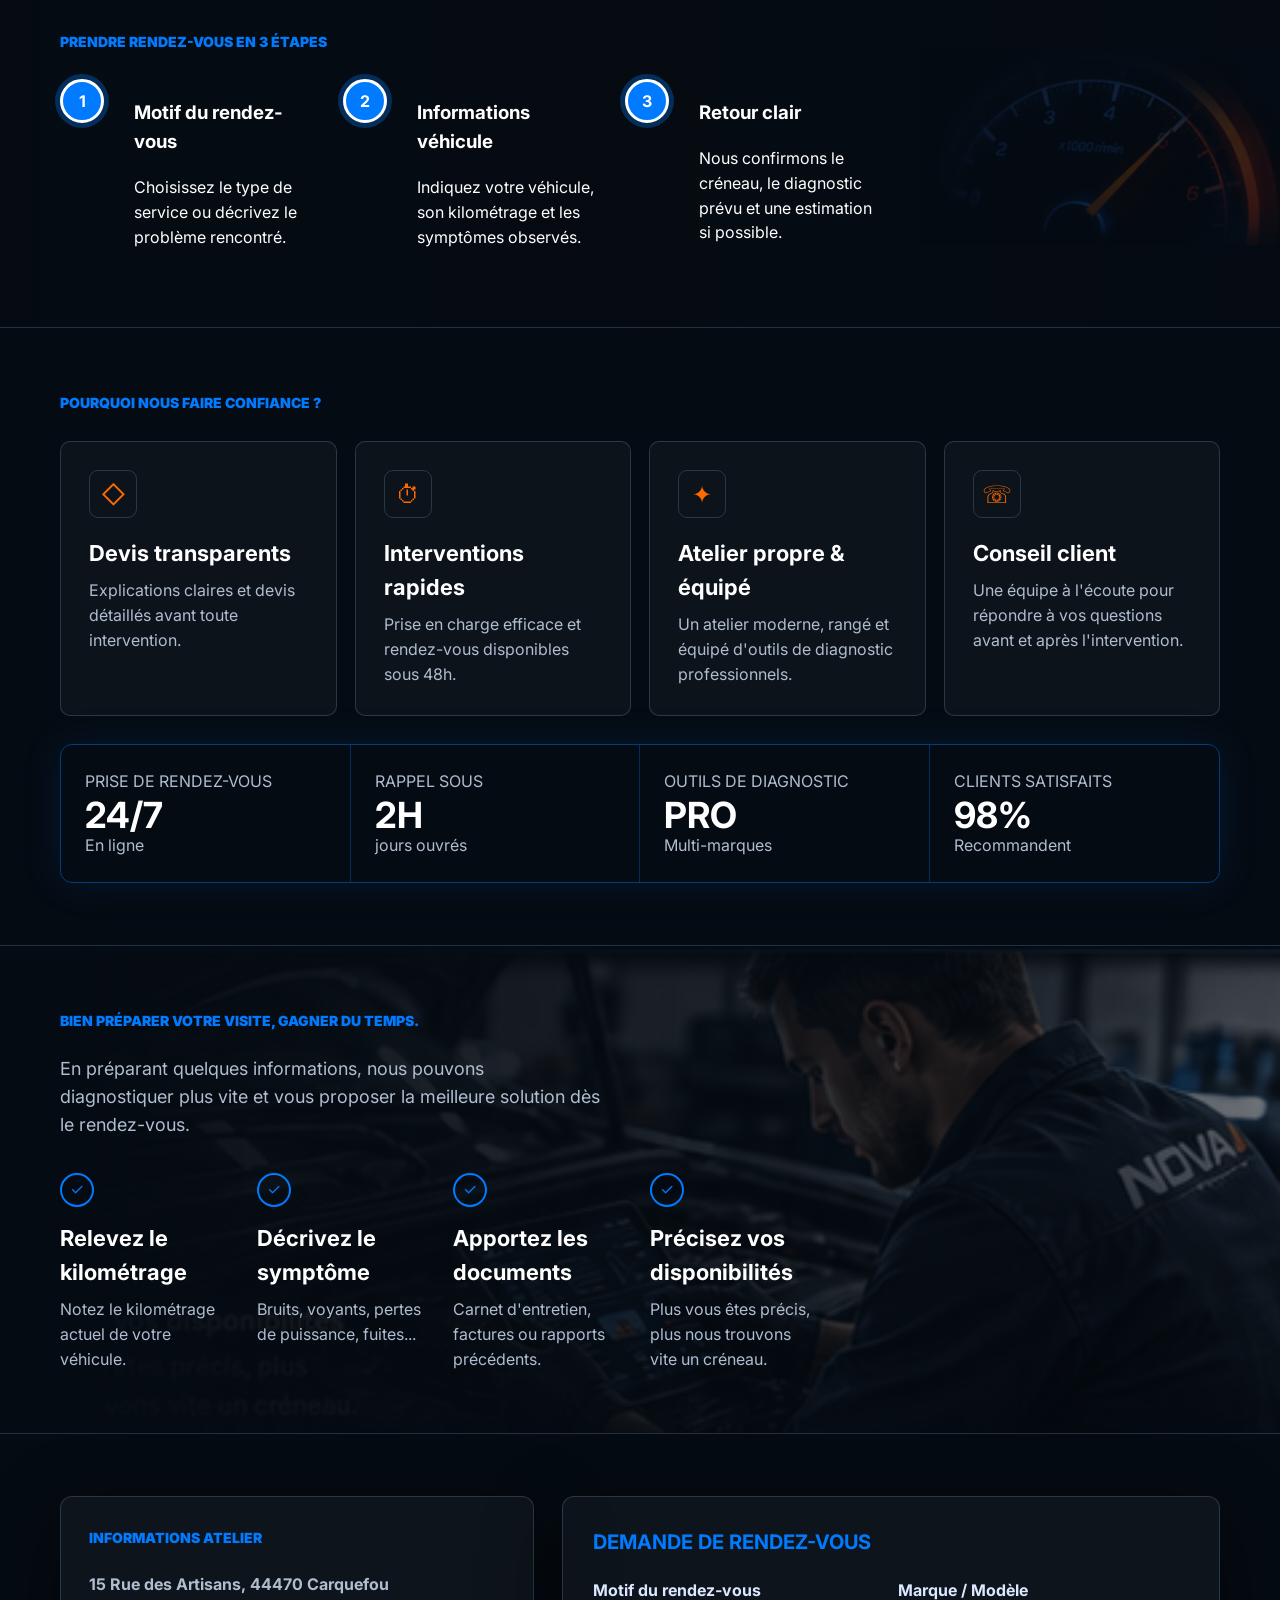
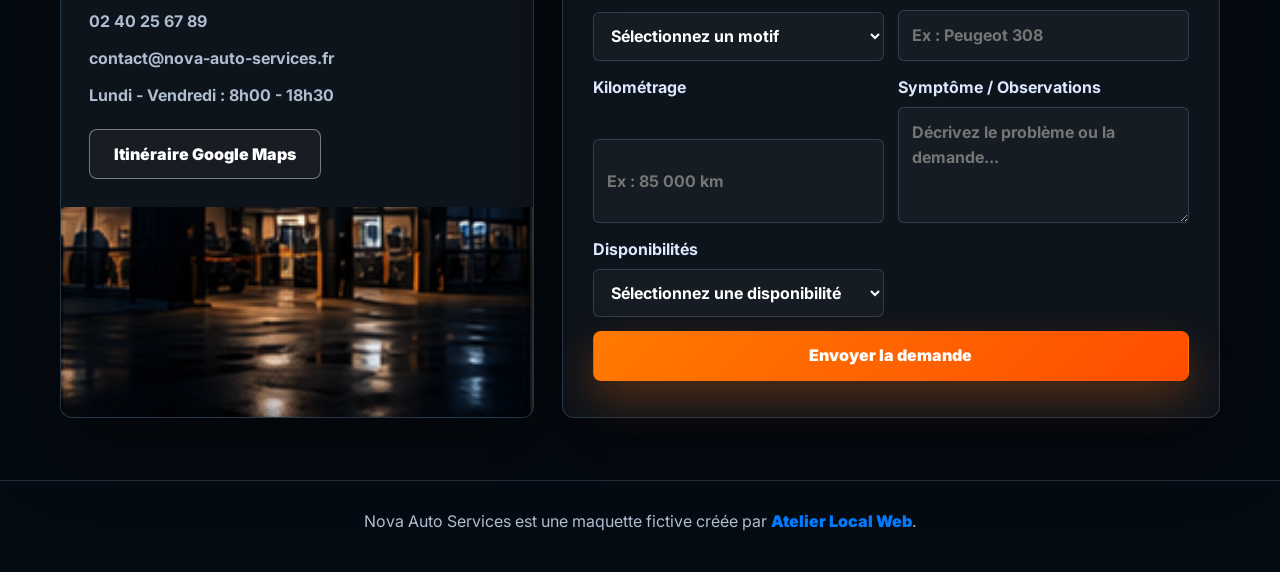
<file: exemple_garage_auto.html>
<!doctype html>
<html lang="fr">
<head>
  <meta charset="utf-8">
  <meta name="viewport" content="width=device-width, initial-scale=1">
  <title>Nova Auto Services - Garage automobile</title>
  <meta name="description" content="Exemple de site vitrine moderne pour un garage automobile, entretien, diagnostic et réparation.">
  <style>
    @import url("https://fonts.googleapis.com/css2?family=Inter:wght@400;500;600;700;800;900&display=swap");

    :root {
      --night: #050b12;
      --panel: #0b131d;
      --panel-2: #101b28;
      --line: rgba(114, 161, 205, .26);
      --text: #ffffff;
      --muted: #afbdd0;
      --blue: #007bff;
      --orange: #ff6a00;
      --green: #22c55e;
      --shadow: 0 24px 80px rgba(0, 0, 0, .46);
    }

    * { box-sizing: border-box; }
    html { scroll-behavior: smooth; }
    body {
      margin: 0;
      color: var(--text);
      background:
        radial-gradient(circle at 70% 0%, rgba(0, 123, 255, .18), transparent 32rem),
        var(--night);
      font-family: Inter, Arial, sans-serif;
      line-height: 1.55;
    }
    a { color: inherit; text-decoration: none; }
    button, input, select, textarea { font: inherit; }
    .wrap { width: min(1160px, calc(100% - 56px)); margin: 0 auto; }
    .topbar {
      position: sticky;
      top: 0;
      z-index: 30;
      background: rgba(5, 11, 18, .94);
      border-bottom: 1px solid var(--line);
      backdrop-filter: blur(18px);
    }
    .nav {
      min-height: 74px;
      display: flex;
      align-items: center;
      justify-content: space-between;
      gap: 28px;
    }
    .logo {
      display: inline-flex;
      align-items: end;
      gap: 10px;
      font-weight: 900;
      line-height: .86;
      letter-spacing: 0;
      transform: skewX(-9deg);
    }
    .logo strong { font-size: clamp(30px, 4vw, 48px); }
    .logo span { color: var(--orange); font-size: 46px; }
    .logo small {
      display: block;
      margin-top: 8px;
      color: rgba(255,255,255,.82);
      font-size: 13px;
      letter-spacing: .22em;
      transform: skewX(9deg);
    }
    .navlinks { display: flex; align-items: center; gap: 38px; font-weight: 800; }
    .btn {
      min-height: 50px;
      display: inline-flex;
      align-items: center;
      justify-content: center;
      gap: 12px;
      padding: 0 24px;
      border: 1px solid transparent;
      border-radius: 8px;
      cursor: pointer;
      font-weight: 900;
      transition: transform .18s ease, box-shadow .18s ease;
    }
    .btn:hover { transform: translateY(-2px); }
    .btn-primary { color: #fff; background: linear-gradient(135deg, #ff7a00, #ff4d00); box-shadow: 0 18px 42px rgba(255, 106, 0, .28); }
    .btn-secondary { border-color: rgba(255, 255, 255, .42); background: rgba(255,255,255,.04); }

    .hero {
      position: relative;
      overflow: hidden;
      border-bottom: 1px solid var(--line);
      background: var(--night);
    }
    .hero::after {
      content: "";
      position: absolute;
      inset: 0;
      pointer-events: none;
      background: linear-gradient(90deg, rgba(5,11,18,.96) 0%, rgba(5,11,18,.78) 44%, rgba(5,11,18,.08) 76%);
    }
    .hero-bg {
      position: absolute;
      inset: 0 0 0 43%;
      background: url("assets/examples/nova-hero.png") center / cover no-repeat;
      filter: saturate(1.06);
    }
    .hero-inner {
      position: relative;
      z-index: 2;
      width: min(620px, calc(100% - 72px));
      margin-left: max(40px, calc((100vw - 1160px) / 2));
      margin-right: auto;
      min-height: 590px;
      display: grid;
      align-content: center;
      padding: 76px 0;
    }
    h1 {
      margin: 0;
      font-size: clamp(44px, 6vw, 72px);
      line-height: 1.04;
      letter-spacing: 0;
    }
    h1 span, .blue { color: var(--blue); }
    .lead {
      max-width: 540px;
      margin: 22px 0 0;
      color: var(--muted);
      font-size: 18px;
    }
    .hero-actions { display: flex; flex-wrap: wrap; gap: 18px; margin: 32px 0; }
    .trust-row { display: grid; grid-template-columns: repeat(3, minmax(0, 1fr)); gap: 18px; max-width: 580px; }
    .trust-item {
      min-height: 70px;
      display: grid;
      grid-template-columns: 48px 1fr;
      gap: 12px;
      align-items: center;
      padding: 10px;
      color: #fff;
    }
    .iconbox {
      width: 48px;
      height: 48px;
      display: grid;
      place-items: center;
      border: 1px solid var(--line);
      border-radius: 9px;
      color: var(--blue);
      font-size: 24px;
      background: rgba(255,255,255,.04);
    }
    .trust-item strong { display: block; line-height: 1.12; }
    .trust-item small { color: var(--muted); }

    section { padding: 62px 0; border-bottom: 1px solid var(--line); }
    .kicker { color: var(--blue); font-size: 14px; font-weight: 900; text-transform: uppercase; }
    .section-head { margin-bottom: 26px; }
    .section-head h2 { margin: 5px 0 0; font-size: clamp(28px, 4vw, 42px); line-height: 1.12; }
    .service-grid { display: grid; grid-template-columns: repeat(4, minmax(0, 1fr)); gap: 18px; }
    .service-card {
      overflow: hidden;
      border: 1px solid var(--line);
      border-radius: 10px;
      background: linear-gradient(180deg, rgba(255,255,255,.06), rgba(255,255,255,.025));
      box-shadow: 0 18px 48px rgba(0,0,0,.22);
    }
    .service-img { height: 132px; background: var(--image) center / cover no-repeat; }
    .service-body { padding: 24px; }
    .circle {
      width: 58px;
      height: 58px;
      display: grid;
      place-items: center;
      margin: -54px 0 18px;
      border: 3px solid currentColor;
      border-radius: 50%;
      color: var(--orange);
      background: var(--panel);
      font-size: 24px;
      font-weight: 900;
    }
    .service-card:nth-child(even) .circle { color: var(--blue); }
    .service-card h3, .benefit h3, .prep-item h3 { margin: 0 0 8px; font-size: 22px; }
    .service-card p, .benefit p, .prep-item p { margin: 0; color: var(--muted); }
    .service-card a { display: inline-block; margin-top: 17px; color: var(--blue); font-weight: 900; }

    .process-band {
      background:
        linear-gradient(90deg, rgba(5,11,18,.96), rgba(5,11,18,.78)),
        url("assets/examples/nova-gauge.png") right center / 360px auto no-repeat;
    }
    .process { display: grid; grid-template-columns: repeat(3, minmax(0, 1fr)); gap: 28px; max-width: 820px; }
    .step { display: grid; grid-template-columns: 58px 1fr; gap: 16px; align-items: start; }
    .step b {
      width: 44px;
      height: 44px;
      display: grid;
      place-items: center;
      border: 3px solid #fff;
      border-radius: 50%;
      color: #fff;
      background: var(--blue);
      box-shadow: 0 0 0 5px rgba(0,123,255,.3);
    }
    .benefits { display: grid; grid-template-columns: repeat(4, minmax(0, 1fr)); gap: 18px; }
    .benefit { padding: 28px; border: 1px solid var(--line); border-radius: 10px; background: rgba(255,255,255,.035); }
    .benefit .iconbox { margin-bottom: 18px; color: var(--orange); background: transparent; }
    .stats {
      display: grid;
      grid-template-columns: repeat(4, minmax(0, 1fr));
      margin-top: 28px;
      border: 1px solid rgba(0,123,255,.45);
      border-radius: 12px;
      overflow: hidden;
      box-shadow: 0 0 42px rgba(0,123,255,.12);
    }
    .stat { min-height: 122px; padding: 24px; border-right: 1px solid rgba(0,123,255,.3); }
    .stat:last-child { border-right: 0; }
    .stat strong { display: block; margin-top: 4px; font-size: 36px; line-height: 1; }
    .stat span { color: var(--muted); }

    .prep {
      background:
        linear-gradient(90deg, var(--night), rgba(5,11,18,.86) 55%, rgba(5,11,18,.56)),
        url("assets/examples/nova-prep.png") right center / auto 100% no-repeat;
    }
    .prep-grid { display: grid; grid-template-columns: repeat(4, minmax(0, 1fr)); gap: 26px; max-width: 760px; margin-top: 34px; }
    .prep-item .check { width: 34px; height: 34px; display: grid; place-items: center; margin-bottom: 14px; border: 2px solid var(--blue); border-radius: 50%; color: var(--blue); }

    .contact-grid { display: grid; grid-template-columns: .9fr 1.25fr; gap: 28px; align-items: stretch; }
    .contact-card, .quote-form {
      border: 1px solid var(--line);
      border-radius: 12px;
      background: rgba(255,255,255,.04);
      box-shadow: var(--shadow);
    }
    .contact-card { overflow: hidden; }
    .contact-copy { padding: 28px; }
    .contact-img { min-height: 210px; background: url("assets/examples/nova-building.png") center / cover no-repeat; }
    .contact-list { display: grid; gap: 12px; margin: 22px 0; color: var(--muted); font-weight: 700; }
    .quote-form { padding: 30px; }
    .quote-form h2 { margin: 0 0 20px; color: var(--blue); text-transform: uppercase; font-size: 20px; }
    .form-grid { display: grid; grid-template-columns: 1fr 1fr; gap: 14px; }
    .form-grid label { display: grid; gap: 7px; color: #dbe8ff; font-weight: 700; }
    .form-grid textarea { min-height: 116px; resize: vertical; }
    .form-grid textarea, .form-grid label:last-of-type { grid-row: span 2; }
    input, select, textarea { width: 100%; border: 1px solid var(--line); border-radius: 6px; padding: 12px 13px; color: #fff; background: rgba(255,255,255,.035); }
    .form-grid .btn { grid-column: 1 / -1; }
    footer { padding: 28px 0 38px; color: var(--muted); text-align: center; }
    footer a { color: var(--blue); font-weight: 900; }

    @media (max-width: 980px) {
      .navlinks a:not(.btn) { display: none; }
      .hero-bg { inset: 0; opacity: .38; }
      .service-grid, .benefits, .stats, .prep-grid, .contact-grid { grid-template-columns: 1fr 1fr; }
    }
    @media (max-width: 640px) {
      .wrap { width: min(100% - 28px, 1160px); }
      .nav { min-height: 68px; }
      .logo strong { font-size: 30px; }
      .hero-inner { width: min(100% - 28px, 620px); min-height: 610px; margin-inline: auto; padding: 52px 0; }
      .trust-row, .service-grid, .process, .benefits, .stats, .prep-grid, .contact-grid, .form-grid { grid-template-columns: 1fr; }
      section { padding: 50px 0; }
      .stat { border-right: 0; border-bottom: 1px solid rgba(0,123,255,.3); }
    }
  </style>
</head>
<body>
  <header class="topbar">
    <nav class="wrap nav" aria-label="Navigation principale">
      <a class="logo" href="#top"><div><strong>NOVA</strong><small>AUTO SERVICES</small></div><span>/</span></a>
      <div class="navlinks">
        <a href="#atelier">Atelier</a>
        <a href="#services">Services</a>
        <a href="#rdv">Rendez-vous</a>
        <a href="#contact">Contact</a>
        <a class="btn btn-primary" href="#contact">Prendre rendez-vous →</a>
      </div>
    </nav>
  </header>

  <main id="top">
    <section class="hero">
      <div class="hero-bg" aria-hidden="true"></div>
      <div class="hero-inner">
        <h1>Un atelier clair pour entretenir, <span>diagnostiquer et réparer.</span></h1>
        <p class="lead">Site vitrine d'un garage indépendant : services visibles, prise de rendez-vous rapide et informations pratiques dès le premier écran.</p>
        <div class="hero-actions">
          <a class="btn btn-primary" href="#contact">Prendre rendez-vous →</a>
          <a class="btn btn-secondary" href="#services">Voir les services →</a>
        </div>
        <div class="trust-row">
          <div class="trust-item"><span class="iconbox">⌘</span><div><strong>Entretien & réparation</strong><small>Toutes marques</small></div></div>
          <div class="trust-item"><span class="iconbox">▣</span><div><strong>Diagnostic électronique</strong><small>Équipements pro</small></div></div>
          <div class="trust-item"><span class="iconbox">⌖</span><div><strong>Garage local indépendant</strong><small>Proche de vous</small></div></div>
        </div>
      </div>
    </section>

    <section id="services">
      <div class="wrap">
        <div class="section-head"><span class="kicker">Nos services</span><h2>Des prestations complètes, pour rouler en toute confiance.</h2></div>
        <div class="service-grid">
          <article class="service-card"><div class="service-img" style="--image:url('assets/examples/nova-entretien.png')"></div><div class="service-body"><div class="circle">⌁</div><h3>Entretien</h3><p>Révisions, vidanges, filtres, freinage, pneus, climatisation...</p><a href="#contact">En savoir plus →</a></div></article>
          <article class="service-card"><div class="service-img" style="--image:url('assets/examples/nova-diagnostic.png')"></div><div class="service-body"><div class="circle">⌇</div><h3>Diagnostic</h3><p>Diagnostic électronique toutes marques, recherche de pannes, voyants, codage.</p><a href="#contact">En savoir plus →</a></div></article>
          <article class="service-card"><div class="service-img" style="--image:url('assets/examples/nova-reparation.png')"></div><div class="service-body"><div class="circle">⚙</div><h3>Réparation</h3><p>Moteur, transmission, suspension, échappement, électricité automobile.</p><a href="#contact">En savoir plus →</a></div></article>
          <article class="service-card"><div class="service-img" style="--image:url('assets/examples/nova-conseil.png')"></div><div class="service-body"><div class="circle">•••</div><h3>Conseil</h3><p>Conseils personnalisés pour l'entretien, l'achat de véhicule et l'optimisation.</p><a href="#contact">En savoir plus →</a></div></article>
        </div>
      </div>
    </section>

    <section id="rdv" class="process-band">
      <div class="wrap">
        <div class="section-head"><span class="kicker">Prendre rendez-vous en 3 étapes</span></div>
        <div class="process">
          <article class="step"><b>1</b><div><h3>Motif du rendez-vous</h3><p>Choisissez le type de service ou décrivez le problème rencontré.</p></div></article>
          <article class="step"><b>2</b><div><h3>Informations véhicule</h3><p>Indiquez votre véhicule, son kilométrage et les symptômes observés.</p></div></article>
          <article class="step"><b>3</b><div><h3>Retour clair</h3><p>Nous confirmons le créneau, le diagnostic prévu et une estimation si possible.</p></div></article>
        </div>
      </div>
    </section>

    <section id="atelier">
      <div class="wrap">
        <div class="section-head"><span class="kicker">Pourquoi nous faire confiance ?</span></div>
        <div class="benefits">
          <article class="benefit"><div class="iconbox">◇</div><h3>Devis transparents</h3><p>Explications claires et devis détaillés avant toute intervention.</p></article>
          <article class="benefit"><div class="iconbox">⏱</div><h3>Interventions rapides</h3><p>Prise en charge efficace et rendez-vous disponibles sous 48h.</p></article>
          <article class="benefit"><div class="iconbox">✦</div><h3>Atelier propre & équipé</h3><p>Un atelier moderne, rangé et équipé d'outils de diagnostic professionnels.</p></article>
          <article class="benefit"><div class="iconbox">☏</div><h3>Conseil client</h3><p>Une équipe à l'écoute pour répondre à vos questions avant et après l'intervention.</p></article>
        </div>
        <div class="stats">
          <div class="stat"><span>PRISE DE RENDEZ-VOUS</span><strong>24/7</strong><span>En ligne</span></div>
          <div class="stat"><span>RAPPEL SOUS</span><strong>2H</strong><span>jours ouvrés</span></div>
          <div class="stat"><span>OUTILS DE DIAGNOSTIC</span><strong>PRO</strong><span>Multi-marques</span></div>
          <div class="stat"><span>CLIENTS SATISFAITS</span><strong>98%</strong><span>Recommandent</span></div>
        </div>
      </div>
    </section>

    <section class="prep">
      <div class="wrap">
        <span class="kicker">Bien préparer votre visite, gagner du temps.</span>
        <p class="lead">En préparant quelques informations, nous pouvons diagnostiquer plus vite et vous proposer la meilleure solution dès le rendez-vous.</p>
        <div class="prep-grid">
          <article class="prep-item"><span class="check">✓</span><h3>Relevez le kilométrage</h3><p>Notez le kilométrage actuel de votre véhicule.</p></article>
          <article class="prep-item"><span class="check">✓</span><h3>Décrivez le symptôme</h3><p>Bruits, voyants, pertes de puissance, fuites...</p></article>
          <article class="prep-item"><span class="check">✓</span><h3>Apportez les documents</h3><p>Carnet d'entretien, factures ou rapports précédents.</p></article>
          <article class="prep-item"><span class="check">✓</span><h3>Précisez vos disponibilités</h3><p>Plus vous êtes précis, plus nous trouvons vite un créneau.</p></article>
        </div>
      </div>
    </section>

    <section id="contact">
      <div class="wrap contact-grid">
        <aside class="contact-card">
          <div class="contact-copy">
            <span class="kicker">Informations atelier</span>
            <div class="contact-list"><span>15 Rue des Artisans, 44470 Carquefou</span><span>02 40 25 67 89</span><span>contact@nova-auto-services.fr</span><span>Lundi - Vendredi : 8h00 - 18h30</span></div>
            <a class="btn btn-secondary" href="#">Itinéraire Google Maps</a>
          </div>
          <div class="contact-img"></div>
        </aside>
        <form class="quote-form">
          <h2>Demande de rendez-vous</h2>
          <div class="form-grid">
            <label>Motif du rendez-vous<select><option>Sélectionnez un motif</option><option>Entretien</option><option>Diagnostic</option><option>Réparation</option></select></label>
            <label>Marque / Modèle<input placeholder="Ex : Peugeot 308"></label>
            <label>Kilométrage<input placeholder="Ex : 85 000 km"></label>
            <label>Symptôme / Observations<textarea placeholder="Décrivez le problème ou la demande..."></textarea></label>
            <label>Disponibilités<select><option>Sélectionnez une disponibilité</option><option>Matin</option><option>Après-midi</option></select></label>
            <button class="btn btn-primary" type="button">Envoyer la demande</button>
          </div>
        </form>
      </div>
    </section>
  </main>

  <footer>Nova Auto Services est une maquette fictive créée par <a href="index.html">Atelier Local Web</a>.</footer>
</body>
</html>
</file>
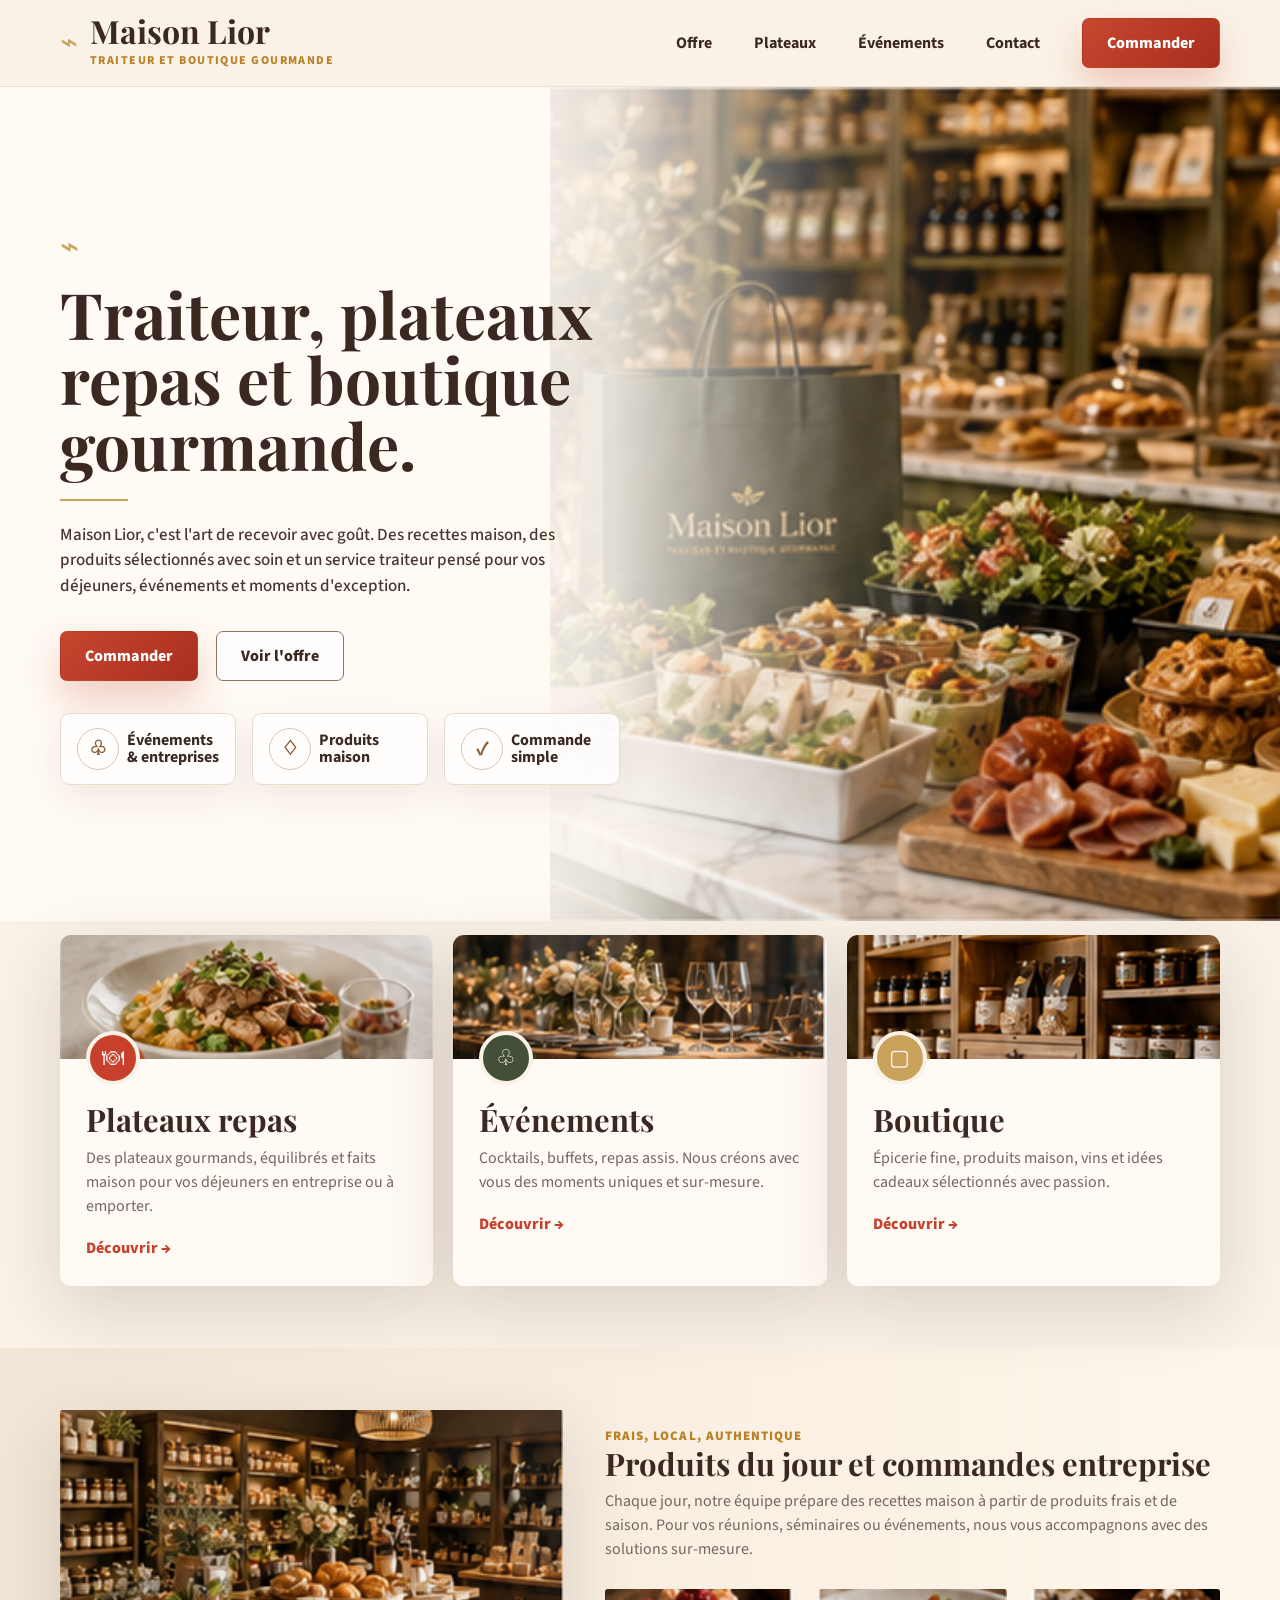
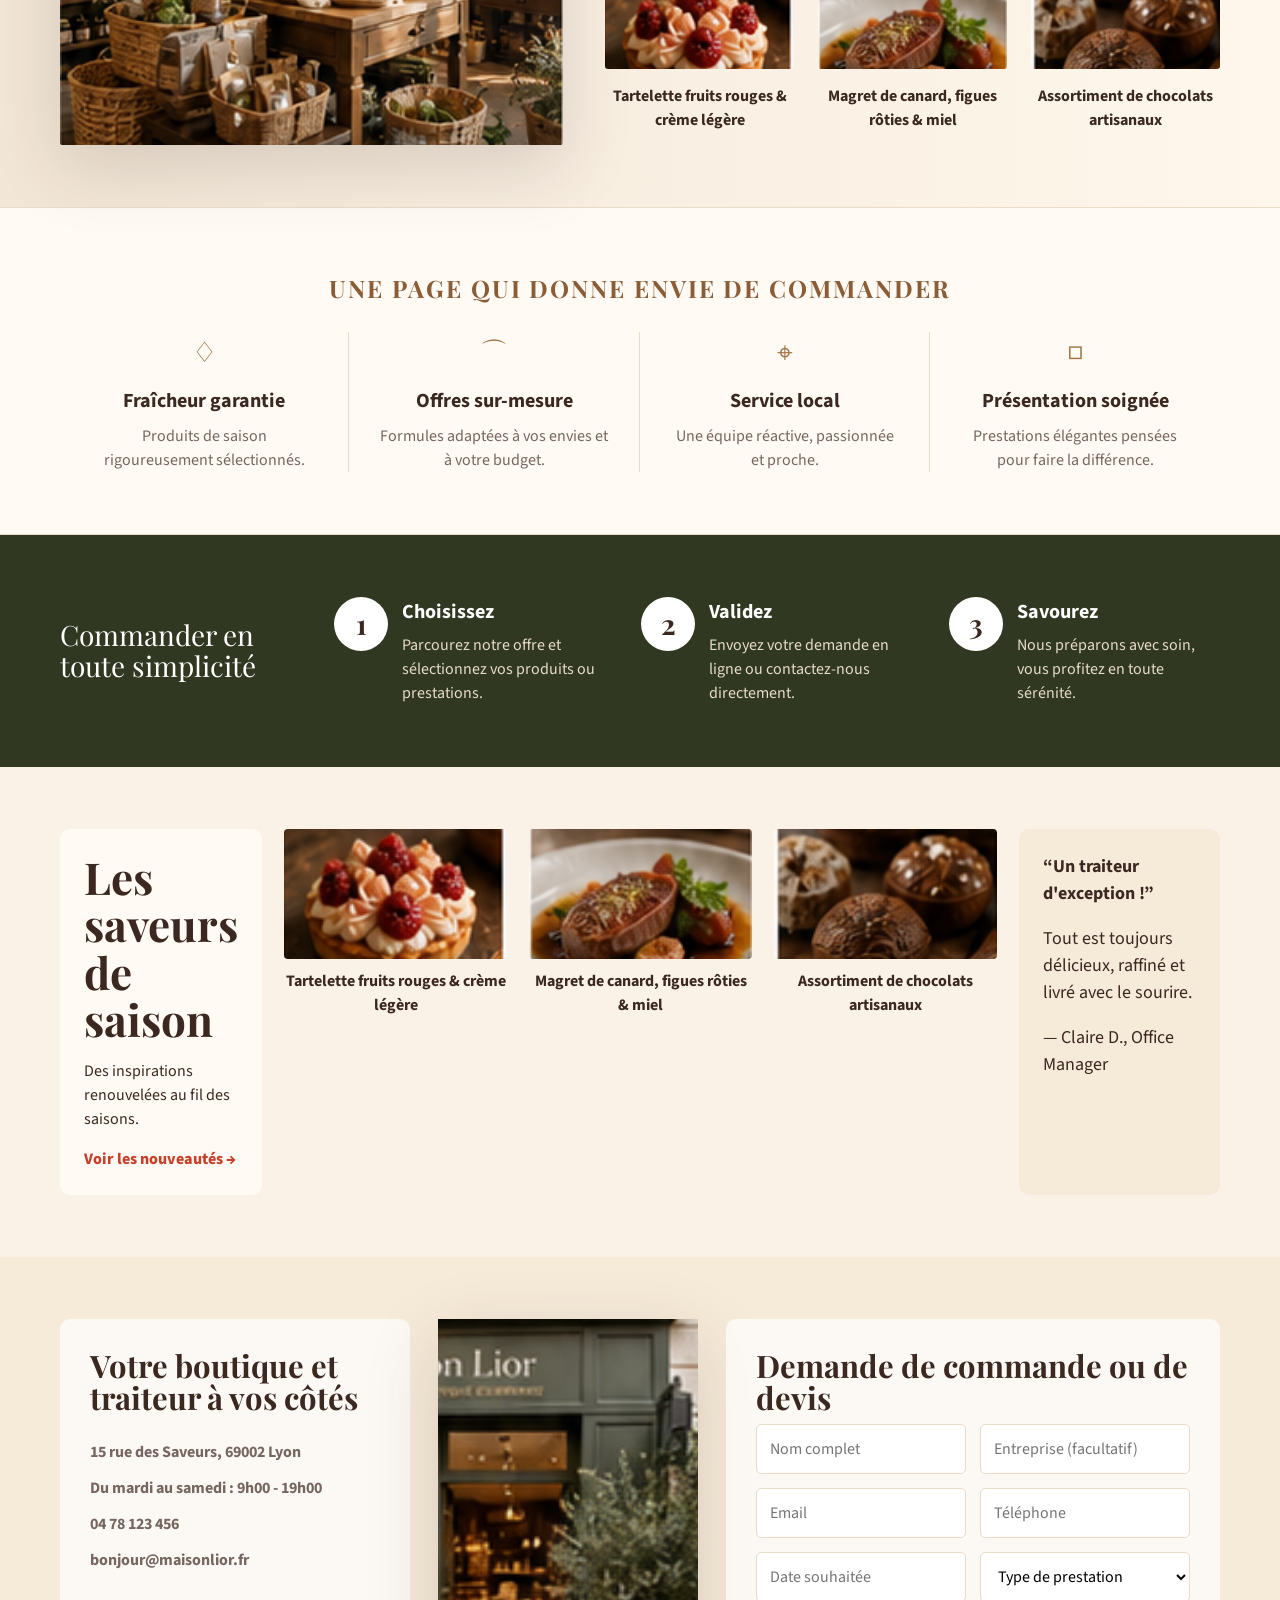
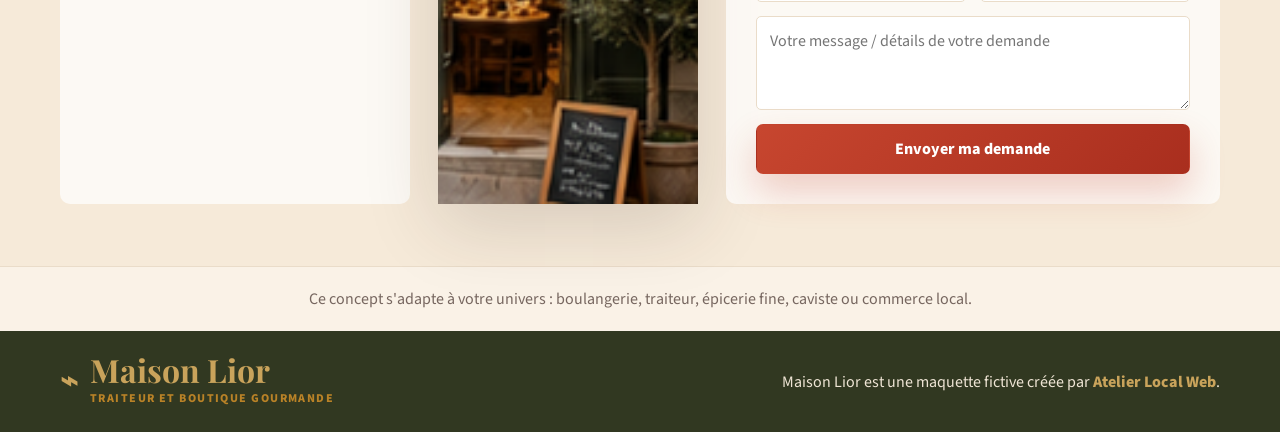
<file: exemple_traiteur_boutique.html>
<!doctype html>
<html lang="fr">
<head>
  <meta charset="utf-8">
  <meta name="viewport" content="width=device-width, initial-scale=1">
  <title>Maison Lior - Traiteur et boutique gourmande</title>
  <meta name="description" content="Exemple de site vitrine moderne pour un traiteur, commerce alimentaire, boutique gourmande ou épicerie fine.">
  <style>
    @import url("https://fonts.googleapis.com/css2?family=Playfair+Display:wght@600;700&family=Source+Sans+3:wght@400;500;600;700;800&display=swap");

    :root {
      --ink: #3b2820;
      --muted: #76665f;
      --paper: #faf2e7;
      --cream: #fffaf3;
      --line: #eadcc9;
      --gold: #c9a35b;
      --terracotta: #c6402b;
      --olive: #444f38;
      --olive-dark: #313821;
      --shadow: 0 22px 70px rgba(59, 40, 32, .16);
    }

    * { box-sizing: border-box; }
    html { scroll-behavior: smooth; }
    body {
      margin: 0;
      color: var(--ink);
      background: var(--paper);
      font-family: "Source Sans 3", Arial, sans-serif;
      line-height: 1.5;
    }
    a { color: inherit; text-decoration: none; }
    button, input, select, textarea { font: inherit; }
    .wrap { width: min(1160px, calc(100% - 56px)); margin: 0 auto; }
    .topbar {
      position: sticky;
      top: 0;
      z-index: 30;
      background: rgba(250, 242, 231, .95);
      border-bottom: 1px solid rgba(234, 220, 201, .78);
      backdrop-filter: blur(18px);
    }
    .nav {
      min-height: 86px;
      display: flex;
      align-items: center;
      justify-content: space-between;
      gap: 32px;
    }
    .brand { display: inline-flex; align-items: center; gap: 12px; }
    .brand-mark { color: var(--gold); font-size: 30px; line-height: 1; }
    .brand strong {
      display: block;
      font-family: "Playfair Display", Georgia, serif;
      font-size: 32px;
      line-height: .92;
      letter-spacing: 0;
    }
    .brand small {
      display: block;
      margin-top: 6px;
      color: #b98227;
      font-size: 12px;
      font-weight: 800;
      letter-spacing: .12em;
      text-transform: uppercase;
    }
    .navlinks { display: flex; align-items: center; gap: 42px; font-weight: 700; }
    .btn {
      min-height: 50px;
      display: inline-flex;
      align-items: center;
      justify-content: center;
      gap: 10px;
      padding: 0 24px;
      border: 1px solid transparent;
      border-radius: 7px;
      cursor: pointer;
      font-weight: 800;
      transition: transform .18s ease, box-shadow .18s ease;
    }
    .btn:hover { transform: translateY(-2px); }
    .btn-primary { color: #fff; background: linear-gradient(135deg, #c7462f, #a92e1e); box-shadow: 0 18px 36px rgba(198, 64, 43, .24); }
    .btn-secondary { color: var(--ink); border-color: #8b7663; background: rgba(255,255,255,.82); }

    .hero {
      position: relative;
      overflow: hidden;
      background: var(--cream);
    }
    .hero::after {
      content: "";
      position: absolute;
      inset: 0;
      pointer-events: none;
      background: linear-gradient(90deg, rgba(255,250,243,1) 0%, rgba(255,250,243,1) 34%, rgba(255,250,243,.86) 48%, rgba(255,250,243,.18) 66%, rgba(255,250,243,0) 82%);
    }
    .hero-bg {
      position: absolute;
      inset: 0 0 0 43%;
      background: url("assets/examples/lior-hero.png") center / cover no-repeat;
    }
    .hero-inner {
      position: relative;
      z-index: 2;
      width: min(610px, calc(100% - 72px));
      margin-left: max(40px, calc((100vw - 1160px) / 2));
      margin-right: auto;
      min-height: 590px;
      display: grid;
      align-content: center;
      padding: 74px 0;
    }
    .leaf { color: var(--gold); font-size: 32px; margin-bottom: 10px; }
    h1 {
      margin: 0;
      font-family: "Playfair Display", Georgia, serif;
      font-size: clamp(46px, 5vw, 70px);
      line-height: 1.02;
      letter-spacing: 0;
    }
    .rule { width: 68px; height: 2px; margin: 22px 0; background: var(--gold); }
    .lead {
      max-width: 510px;
      margin: 0;
      color: #49372f;
      font-size: 17px;
      font-weight: 500;
    }
    .hero-actions { display: flex; flex-wrap: wrap; gap: 18px; margin: 32px 0; }
    .quick-grid {
      display: grid;
      grid-template-columns: repeat(3, minmax(0, 1fr));
      gap: 16px;
      max-width: 560px;
    }
    .quick {
      min-height: 72px;
      display: grid;
      grid-template-columns: 38px 1fr;
      gap: 12px;
      align-items: center;
      padding: 13px 16px;
      border: 1px solid var(--line);
      border-radius: 10px;
      background: rgba(255,255,255,.82);
      box-shadow: 0 12px 34px rgba(59, 40, 32, .08);
      font-weight: 700;
      line-height: 1.1;
    }
    .icon {
      width: 42px;
      height: 42px;
      display: grid;
      place-items: center;
      color: #8b5d36;
      border: 1px solid rgba(139, 93, 54, .34);
      border-radius: 999px;
      font-size: 20px;
    }

    section { padding: 62px 0; }
    .cards-row { margin-top: -48px; position: relative; z-index: 3; }
    .category-grid { display: grid; grid-template-columns: repeat(3, minmax(0, 1fr)); gap: 20px; }
    .category {
      overflow: hidden;
      border-radius: 11px;
      background: var(--cream);
      box-shadow: var(--shadow);
    }
    .cat-img { height: 124px; background: var(--image) center / cover no-repeat; }
    .cat-body { padding: 26px; }
    .cat-icon {
      width: 54px;
      height: 54px;
      display: grid;
      place-items: center;
      margin: -54px 0 18px;
      border-radius: 50%;
      color: #fff;
      background: var(--terracotta);
      border: 4px solid var(--paper);
      font-size: 22px;
    }
    .category:nth-child(2) .cat-icon { background: var(--olive); }
    .category:nth-child(3) .cat-icon { background: var(--gold); }
    .category h2, .feature-text h2, .contact h2 {
      margin: 0 0 10px;
      font-family: "Playfair Display", Georgia, serif;
      font-size: 31px;
      line-height: 1.05;
    }
    .category p, .feature-text p, .benefit p, .step p, .contact p { margin: 0; color: var(--muted); }
    .category a { display: inline-block; margin-top: 18px; color: var(--terracotta); font-weight: 800; }

    .feature-band { background: linear-gradient(90deg, #f2e6d6, #fff7ec); }
    .feature-grid {
      display: grid;
      grid-template-columns: minmax(360px, .9fr) minmax(0, 1.1fr);
      gap: 42px;
      align-items: center;
    }
    .feature-img {
      min-height: 335px;
      border-radius: 2px;
      background: url("assets/examples/lior-shop.png") center / cover no-repeat;
      box-shadow: var(--shadow);
    }
    .kicker {
      color: #b98227;
      font-size: 13px;
      font-weight: 900;
      letter-spacing: .08em;
      text-transform: uppercase;
    }
    .product-strip { display: grid; grid-template-columns: repeat(3, 1fr); gap: 24px; margin-top: 28px; }
    .product img { width: 100%; height: 80px; object-fit: cover; border-radius: 3px; }
    .product span { display: block; margin-top: 8px; text-align: center; font-weight: 700; }

    .benefit-line {
      background: var(--cream);
      border-top: 1px solid var(--line);
      border-bottom: 1px solid var(--line);
      text-align: center;
    }
    .benefit-title {
      margin: 0 0 26px;
      font-family: "Playfair Display", Georgia, serif;
      color: #8b5d36;
      font-size: 24px;
      letter-spacing: .08em;
      text-transform: uppercase;
    }
    .benefits { display: grid; grid-template-columns: repeat(4, minmax(0, 1fr)); gap: 1px; }
    .benefit { padding: 0 30px; border-right: 1px solid var(--line); }
    .benefit:last-child { border-right: 0; }
    .benefit .icon { margin: 0 auto 12px; border: 0; color: #9d7341; font-size: 28px; }
    .benefit h3 { margin: 0 0 8px; font-size: 20px; }

    .steps-band { color: #fff; background: var(--olive-dark); }
    .steps-layout { display: grid; grid-template-columns: 240px 1fr; gap: 34px; align-items: center; }
    .steps-title { font-family: "Playfair Display", Georgia, serif; font-size: 28px; line-height: 1.1; }
    .steps { display: grid; grid-template-columns: repeat(3, minmax(0, 1fr)); gap: 36px; }
    .step { display: grid; grid-template-columns: 54px 1fr; gap: 14px; align-items: start; }
    .step b {
      width: 54px;
      height: 54px;
      display: grid;
      place-items: center;
      border-radius: 50%;
      color: var(--ink);
      background: #fff;
      font-family: "Playfair Display", Georgia, serif;
      font-size: 28px;
    }
    .step h3 { margin: 0 0 6px; font-size: 20px; }
    .step p { color: #e7dcc9; }

    .season-grid { display: grid; grid-template-columns: .6fr repeat(3, 1fr) .9fr; gap: 22px; align-items: stretch; }
    .season-card { padding: 24px; border-radius: 10px; background: var(--cream); }
    .season-card.quote { font-size: 18px; background: #f6ead9; }
    .season-img { height: 130px; background: var(--image) center / cover no-repeat; border-radius: 4px; }
    .season-img + p { margin: 10px 0 0; text-align: center; color: var(--ink); font-weight: 700; }
    .section-title {
      margin: 0;
      color: var(--brown);
      font-family: "Playfair Display", Georgia, serif;
      font-size: clamp(30px, 4vw, 44px);
      line-height: 1.08;
    }

    .contact-band { background: #f6ead9; }
    .contact {
      display: grid;
      grid-template-columns: .85fr 260px 1.2fr;
      gap: 28px;
      align-items: stretch;
    }
    .contact-info, .order-form {
      padding: 30px;
      border-radius: 10px;
      background: rgba(255,255,255,.72);
    }
    .storefront { min-height: 270px; background: url("assets/examples/lior-storefront.png") center / cover no-repeat; box-shadow: var(--shadow); }
    .contact-list { display: grid; gap: 12px; margin-top: 26px; color: var(--muted); font-weight: 700; }
    .form-grid { display: grid; grid-template-columns: 1fr 1fr; gap: 14px; }
    input, select, textarea {
      width: 100%;
      border: 1px solid var(--line);
      border-radius: 5px;
      padding: 12px 13px;
      background: #fff;
    }
    textarea { grid-column: 1 / -1; min-height: 94px; resize: vertical; }
    .form-grid .btn { grid-column: 1 / -1; }
    .concept { padding: 20px 0; border-top: 1px solid var(--line); text-align: center; color: var(--muted); }
    footer { padding: 24px 0; color: #efe5d5; background: var(--olive-dark); }
    .footer-inner { display: flex; justify-content: space-between; gap: 24px; align-items: center; }
    footer a { color: var(--gold); font-weight: 800; }

    @media (max-width: 980px) {
      .navlinks a:not(.btn) { display: none; }
      .hero-bg { inset: 0; opacity: .35; }
      .category-grid, .feature-grid, .steps-layout, .season-grid, .contact, .footer-inner { grid-template-columns: 1fr; }
      .benefits { grid-template-columns: 1fr 1fr; gap: 24px; }
      .benefit { border-right: 0; }
    }
    @media (max-width: 640px) {
      .wrap { width: min(100% - 28px, 1160px); }
      .nav { min-height: 70px; }
      .brand strong { font-size: 25px; }
      .hero-inner { width: min(100% - 28px, 610px); min-height: 620px; margin-inline: auto; padding: 52px 0; }
      .quick-grid, .benefits, .steps, .product-strip, .form-grid { grid-template-columns: 1fr; }
      .cards-row { margin-top: 0; }
      section { padding: 50px 0; }
    }
  </style>
</head>
<body>
  <header class="topbar">
    <nav class="wrap nav" aria-label="Navigation principale">
      <a class="brand" href="#top"><span class="brand-mark">⌁</span><span><strong>Maison Lior</strong><small>Traiteur et boutique gourmande</small></span></a>
      <div class="navlinks">
        <a href="#offre">Offre</a>
        <a href="#plateaux">Plateaux</a>
        <a href="#evenements">Événements</a>
        <a href="#contact">Contact</a>
        <a class="btn btn-primary" href="#contact">Commander</a>
      </div>
    </nav>
  </header>

  <main id="top">
    <section class="hero">
      <div class="hero-bg" aria-hidden="true"></div>
      <div class="hero-inner">
        <div class="leaf">⌁</div>
        <h1>Traiteur, plateaux repas et boutique gourmande.</h1>
        <div class="rule"></div>
        <p class="lead">Maison Lior, c'est l'art de recevoir avec goût. Des recettes maison, des produits sélectionnés avec soin et un service traiteur pensé pour vos déjeuners, événements et moments d'exception.</p>
        <div class="hero-actions">
          <a class="btn btn-primary" href="#contact">Commander</a>
          <a class="btn btn-secondary" href="#offre">Voir l'offre</a>
        </div>
        <div class="quick-grid">
          <div class="quick"><span class="icon">♧</span><span>Événements<br>& entreprises</span></div>
          <div class="quick"><span class="icon">♢</span><span>Produits<br>maison</span></div>
          <div class="quick"><span class="icon">✓</span><span>Commande<br>simple</span></div>
        </div>
      </div>
    </section>

    <section id="offre" class="cards-row">
      <div class="wrap category-grid">
        <article class="category"><div class="cat-img" style="--image:url('assets/examples/lior-plateaux.png')"></div><div class="cat-body"><div class="cat-icon">🍽</div><h2>Plateaux repas</h2><p>Des plateaux gourmands, équilibrés et faits maison pour vos déjeuners en entreprise ou à emporter.</p><a href="#contact">Découvrir →</a></div></article>
        <article class="category" id="evenements"><div class="cat-img" style="--image:url('assets/examples/lior-evenements.png')"></div><div class="cat-body"><div class="cat-icon">♧</div><h2>Événements</h2><p>Cocktails, buffets, repas assis. Nous créons avec vous des moments uniques et sur-mesure.</p><a href="#contact">Découvrir →</a></div></article>
        <article class="category"><div class="cat-img" style="--image:url('assets/examples/lior-boutique.png')"></div><div class="cat-body"><div class="cat-icon">▢</div><h2>Boutique</h2><p>Épicerie fine, produits maison, vins et idées cadeaux sélectionnés avec passion.</p><a href="#contact">Découvrir →</a></div></article>
      </div>
    </section>

    <section id="plateaux" class="feature-band">
      <div class="wrap feature-grid">
        <div class="feature-img" aria-hidden="true"></div>
        <div class="feature-text">
          <span class="kicker">Frais, local, authentique</span>
          <h2>Produits du jour et commandes entreprise</h2>
          <p>Chaque jour, notre équipe prépare des recettes maison à partir de produits frais et de saison. Pour vos réunions, séminaires ou événements, nous vous accompagnons avec des solutions sur-mesure.</p>
          <div class="product-strip">
            <div class="product"><img src="assets/examples/lior-dessert.png" alt=""><span>Tartelette fruits rouges & crème légère</span></div>
            <div class="product"><img src="assets/examples/lior-duck.png" alt=""><span>Magret de canard, figues rôties & miel</span></div>
            <div class="product"><img src="assets/examples/lior-chocolate.png" alt=""><span>Assortiment de chocolats artisanaux</span></div>
          </div>
        </div>
      </div>
    </section>

    <section class="benefit-line">
      <div class="wrap">
        <h2 class="benefit-title">Une page qui donne envie de commander</h2>
        <div class="benefits">
          <article class="benefit"><div class="icon">♢</div><h3>Fraîcheur garantie</h3><p>Produits de saison rigoureusement sélectionnés.</p></article>
          <article class="benefit"><div class="icon">⌒</div><h3>Offres sur-mesure</h3><p>Formules adaptées à vos envies et à votre budget.</p></article>
          <article class="benefit"><div class="icon">⌖</div><h3>Service local</h3><p>Une équipe réactive, passionnée et proche.</p></article>
          <article class="benefit"><div class="icon">□</div><h3>Présentation soignée</h3><p>Prestations élégantes pensées pour faire la différence.</p></article>
        </div>
      </div>
    </section>

    <section class="steps-band">
      <div class="wrap steps-layout">
        <div class="steps-title">Commander en toute simplicité</div>
        <div class="steps">
          <article class="step"><b>1</b><div><h3>Choisissez</h3><p>Parcourez notre offre et sélectionnez vos produits ou prestations.</p></div></article>
          <article class="step"><b>2</b><div><h3>Validez</h3><p>Envoyez votre demande en ligne ou contactez-nous directement.</p></div></article>
          <article class="step"><b>3</b><div><h3>Savourez</h3><p>Nous préparons avec soin, vous profitez en toute sérénité.</p></div></article>
        </div>
      </div>
    </section>

    <section>
      <div class="wrap season-grid">
        <article class="season-card"><h2 class="section-title">Les saveurs de saison</h2><p>Des inspirations renouvelées au fil des saisons.</p><a style="color:var(--terracotta);font-weight:800" href="#contact">Voir les nouveautés →</a></article>
        <div><div class="season-img" style="--image:url('assets/examples/lior-dessert.png')"></div><p>Tartelette fruits rouges & crème légère</p></div>
        <div><div class="season-img" style="--image:url('assets/examples/lior-duck.png')"></div><p>Magret de canard, figues rôties & miel</p></div>
        <div><div class="season-img" style="--image:url('assets/examples/lior-chocolate.png')"></div><p>Assortiment de chocolats artisanaux</p></div>
        <article class="season-card quote"><strong>“Un traiteur d'exception !”</strong><p>Tout est toujours délicieux, raffiné et livré avec le sourire.</p><p>— Claire D., Office Manager</p></article>
      </div>
    </section>

    <section id="contact" class="contact-band">
      <div class="wrap contact">
        <aside class="contact-info">
          <h2>Votre boutique et traiteur à vos côtés</h2>
          <div class="contact-list"><span>15 rue des Saveurs, 69002 Lyon</span><span>Du mardi au samedi : 9h00 - 19h00</span><span>04 78 123 456</span><span>bonjour@maisonlior.fr</span></div>
        </aside>
        <div class="storefront" aria-hidden="true"></div>
        <form class="order-form">
          <h2>Demande de commande ou de devis</h2>
          <div class="form-grid">
            <input aria-label="Nom complet" placeholder="Nom complet">
            <input aria-label="Entreprise" placeholder="Entreprise (facultatif)">
            <input aria-label="Email" placeholder="Email">
            <input aria-label="Téléphone" placeholder="Téléphone">
            <input aria-label="Date souhaitée" placeholder="Date souhaitée">
            <select aria-label="Type de prestation"><option>Type de prestation</option><option>Plateaux repas</option><option>Événement</option><option>Boutique</option></select>
            <textarea aria-label="Message" placeholder="Votre message / détails de votre demande"></textarea>
            <button class="btn btn-primary" type="button">Envoyer ma demande</button>
          </div>
        </form>
      </div>
    </section>
    <div class="concept">Ce concept s'adapte à votre univers : boulangerie, traiteur, épicerie fine, caviste ou commerce local.</div>
  </main>

  <footer>
    <div class="wrap footer-inner">
      <a class="brand" href="#top"><span class="brand-mark">⌁</span><span><strong>Maison Lior</strong><small>Traiteur et boutique gourmande</small></span></a>
      <span>Maison Lior est une maquette fictive créée par <a href="index.html">Atelier Local Web</a>.</span>
    </div>
  </footer>
</body>
</html>
</file>
<file: assets/atelier.css>
@import url("https://fonts.googleapis.com/css2?family=Inter:wght@400;500;600;700;800;900&display=swap");
@import url("atelier_local_web_tokens.css");

* {
  box-sizing: border-box;
}

html {
  scroll-behavior: smooth;
}

body {
  margin: 0;
  min-width: 320px;
  color: var(--alw-white);
  background:
    radial-gradient(circle at 82% 12%, rgba(37, 99, 255, .26), transparent 360px),
    radial-gradient(circle at 18% 20%, rgba(0, 212, 255, .14), transparent 330px),
    var(--alw-gradient-bg);
  font-family: Inter, system-ui, -apple-system, BlinkMacSystemFont, "Segoe UI", sans-serif;
  line-height: 1.6;
  overflow-x: hidden;
}

body::before {
  content: "";
  position: fixed;
  inset: 0;
  z-index: -2;
  pointer-events: none;
  background:
    linear-gradient(rgba(148, 163, 184, .045) 1px, transparent 1px),
    linear-gradient(90deg, rgba(148, 163, 184, .045) 1px, transparent 1px);
  background-size: 72px 72px;
  mask-image: linear-gradient(180deg, rgba(0, 0, 0, .72), transparent 78%);
}

body::after {
  content: "";
  position: fixed;
  inset: 0;
  z-index: -1;
  pointer-events: none;
  background: radial-gradient(circle at 70% 40%, rgba(0, 212, 255, .08), transparent 360px);
}

a {
  color: inherit;
  text-decoration: none;
}

img,
svg {
  display: block;
}

h1,
h2,
h3,
p {
  margin-top: 0;
}

p {
  color: rgba(226, 232, 240, .78);
}

.svg-sprite {
  position: absolute;
  width: 0;
  height: 0;
  overflow: hidden;
}

.icon {
  width: 20px;
  height: 20px;
  flex: 0 0 auto;
  fill: none;
  stroke: currentColor;
  stroke-width: 2;
  stroke-linecap: round;
  stroke-linejoin: round;
}

.wrap {
  width: min(var(--alw-container), calc(100% - 64px));
  margin-inline: auto;
}

.topbar {
  position: sticky;
  top: 0;
  z-index: 50;
  border-bottom: 1px solid rgba(148, 163, 184, .14);
  background: rgba(5, 11, 20, .82);
  backdrop-filter: blur(18px);
}

.nav {
  min-height: 86px;
  display: flex;
  align-items: center;
  justify-content: space-between;
  gap: 28px;
}

.brand {
  display: inline-flex;
  align-items: center;
  flex: 0 0 auto;
}

.brand img {
  width: 258px;
  max-width: 100%;
  height: auto;
}

.navlinks {
  display: flex;
  align-items: center;
  gap: 42px;
  color: rgba(255, 255, 255, .9);
  font-size: 15px;
  font-weight: 800;
}

.navlinks a {
  transition: color .18s ease;
}

.navlinks a:hover {
  color: var(--alw-cyan-glow);
}

.btn {
  min-height: 52px;
  display: inline-flex;
  align-items: center;
  justify-content: center;
  gap: 12px;
  padding: 0 24px;
  border: 1px solid transparent;
  border-radius: var(--alw-radius-md);
  font-size: 14px;
  font-weight: 800;
  letter-spacing: 0;
  white-space: nowrap;
  transition: transform .18s ease, box-shadow .18s ease, border-color .18s ease, background .18s ease;
}

.btn:hover {
  transform: translateY(-2px);
}

.btn-primary {
  color: var(--alw-white);
  background: var(--alw-gradient-primary);
  box-shadow: 0 16px 42px rgba(37, 99, 255, .34);
}

.btn-primary:hover {
  box-shadow: 0 22px 56px rgba(0, 212, 255, .24);
}

.btn-secondary {
  color: var(--alw-white);
  border-color: rgba(255, 255, 255, .22);
  background: rgba(255, 255, 255, .045);
}

.section {
  position: relative;
  padding-block: var(--alw-section-y);
  border-top: 1px solid rgba(148, 163, 184, .14);
}

.hero {
  position: relative;
  min-height: 760px;
  display: grid;
  align-items: center;
  overflow: hidden;
}

.hero::before {
  content: "";
  position: absolute;
  inset: 0;
  pointer-events: none;
  background:
    radial-gradient(circle at 63% 48%, rgba(0, 212, 255, .15), transparent 270px),
    linear-gradient(180deg, rgba(11, 19, 32, .16), rgba(11, 19, 32, .94) 96%);
}

.hero-orbit {
  position: absolute;
  border: 1px solid rgba(37, 99, 255, .18);
  border-radius: 999px;
  pointer-events: none;
}

.hero-orbit.one {
  width: 720px;
  height: 230px;
  right: 110px;
  top: 230px;
  transform: rotate(-19deg);
}

.hero-orbit.two {
  width: 420px;
  height: 130px;
  right: 280px;
  top: 325px;
  transform: rotate(-19deg);
  border-color: rgba(0, 212, 255, .16);
}

.hero-grid {
  position: relative;
  z-index: 1;
  display: grid;
  grid-template-columns: minmax(0, .92fr) minmax(520px, 1.08fr);
  gap: 56px;
  align-items: center;
  padding-block: 58px 74px;
}

.hero-copy {
  max-width: 610px;
}

.eyebrow {
  width: fit-content;
  display: inline-flex;
  align-items: center;
  gap: 9px;
  margin-bottom: 24px;
  padding: 10px 15px;
  border: 1px solid rgba(148, 163, 184, .18);
  border-radius: 999px;
  color: #c7e8ff;
  background: rgba(15, 23, 36, .72);
  box-shadow: inset 0 1px 0 rgba(255, 255, 255, .08);
  backdrop-filter: blur(16px);
  font-size: 13px;
  font-weight: 800;
}

.eyebrow .icon {
  color: var(--alw-cyan-glow);
}

h1 {
  max-width: 650px;
  margin-bottom: 24px;
  color: var(--alw-white);
  font-size: 58px;
  line-height: 1.08;
  letter-spacing: 0;
}

h2 {
  margin-bottom: 0;
  color: var(--alw-white);
  font-size: 40px;
  line-height: 1.15;
  letter-spacing: 0;
}

h3 {
  color: var(--alw-white);
  line-height: 1.22;
  letter-spacing: 0;
}

.gradient-text {
  color: transparent;
  background: var(--alw-gradient-primary);
  -webkit-background-clip: text;
  background-clip: text;
}

.hero-copy p {
  max-width: 540px;
  margin-bottom: 0;
  color: rgba(226, 232, 240, .82);
  font-size: 18px;
}

.hero-actions {
  display: flex;
  flex-wrap: wrap;
  gap: 16px;
  margin: 32px 0 28px;
}

.hero-badges {
  display: flex;
  flex-wrap: wrap;
  gap: 14px;
}

.hero-badge {
  min-height: 54px;
  display: inline-flex;
  align-items: center;
  gap: 12px;
  padding: 10px 14px;
  border: 1px solid rgba(148, 163, 184, .14);
  border-radius: var(--alw-radius-md);
  color: rgba(226, 232, 240, .9);
  background: rgba(15, 23, 36, .62);
  box-shadow: inset 0 1px 0 rgba(255, 255, 255, .05);
  backdrop-filter: blur(16px);
  font-size: 13px;
  font-weight: 700;
}

.hero-badge .icon {
  color: var(--alw-blue-electric);
}

.hero-device-mockup {
  position: relative;
  min-height: 560px;
}

.mockup-glow {
  position: absolute;
  width: 520px;
  height: 520px;
  right: 20px;
  top: 32px;
  border-radius: 50%;
  background:
    radial-gradient(circle at 50% 50%, rgba(0, 212, 255, .22), transparent 56%),
    radial-gradient(circle at 30% 70%, rgba(37, 99, 255, .26), transparent 48%);
  filter: blur(18px);
}

.mockup-laptop {
  position: absolute;
  top: 52px;
  right: 44px;
  width: 560px;
  max-width: 86%;
  aspect-ratio: 16 / 10;
  padding: 14px;
  border: 1px solid rgba(148, 163, 184, .36);
  border-radius: 22px;
  background: linear-gradient(145deg, #101827, #020813);
  box-shadow: 0 34px 80px rgba(0, 0, 0, .46), var(--alw-shadow-glow);
  transform: perspective(1200px) rotateX(4deg) rotateY(-12deg) rotateZ(-3deg);
}

.mockup-laptop::after {
  content: "";
  position: absolute;
  left: 12%;
  right: 12%;
  bottom: -22px;
  height: 28px;
  border-radius: 0 0 24px 24px;
  background: linear-gradient(180deg, #273449, #060b13);
  filter: drop-shadow(0 18px 22px rgba(0, 0, 0, .32));
}

.mockup-topbar {
  height: 32px;
  display: flex;
  align-items: center;
  gap: 18px;
  padding: 0 14px;
  border-radius: 12px 12px 0 0;
  color: rgba(255, 255, 255, .68);
  background: rgba(0, 0, 0, .42);
  font-size: 11px;
  font-weight: 800;
}

.mockup-topbar span:first-child {
  margin-right: auto;
  color: #f6b866;
}

.mockup-screen {
  position: relative;
  min-height: calc(100% - 32px);
  overflow: hidden;
  border-radius: 0 0 14px 14px;
  background:
    linear-gradient(90deg, rgba(5, 11, 18, .88), rgba(5, 11, 18, .1)),
    url("examples/roche-hero.png") center / cover no-repeat;
}

.mockup-screen::before {
  content: "";
  position: absolute;
  inset: 0;
  background: radial-gradient(circle at 78% 18%, rgba(245, 166, 35, .22), transparent 190px);
}

.mockup-screen > div {
  position: relative;
  width: 48%;
  min-height: 260px;
  display: grid;
  align-content: center;
  gap: 10px;
  padding: 28px;
}

.mockup-screen small,
.phone-screen small,
.floating-metric-card span,
.project-content > span,
.section-kicker {
  color: #7dcfff;
  font-size: 12px;
  font-weight: 900;
  letter-spacing: .08em;
  text-transform: uppercase;
}

.mockup-screen strong {
  color: var(--alw-white);
  font-size: 28px;
  line-height: 1.08;
}

.mockup-screen span:last-child,
.phone-screen span {
  width: fit-content;
  padding: 8px 12px;
  border-radius: var(--alw-radius-sm);
  color: #101827;
  background: var(--alw-amber);
  font-size: 11px;
  font-weight: 900;
}

.mockup-phone {
  position: absolute;
  z-index: 3;
  right: -4px;
  top: 186px;
  width: 156px;
  height: 318px;
  padding: 12px;
  border: 1px solid rgba(148, 163, 184, .36);
  border-radius: 30px;
  background: #050b12;
  box-shadow: 0 30px 70px rgba(0, 0, 0, .42), 0 0 26px rgba(0, 212, 255, .18);
}

.phone-notch {
  position: absolute;
  top: 8px;
  left: 50%;
  width: 48px;
  height: 5px;
  border-radius: 999px;
  background: rgba(255, 255, 255, .22);
  transform: translateX(-50%);
}

.phone-screen {
  height: 100%;
  display: grid;
  align-content: end;
  gap: 10px;
  padding: 18px 14px;
  overflow: hidden;
  border-radius: 20px;
  background:
    linear-gradient(180deg, rgba(5, 11, 18, .1), rgba(5, 11, 18, .94)),
    url("examples/nova-hero.png") center / cover no-repeat;
}

.phone-screen strong {
  color: var(--alw-white);
  font-size: 17px;
  line-height: 1.12;
}

.phone-screen span {
  color: var(--alw-white);
  background: linear-gradient(135deg, var(--alw-blue-electric), var(--alw-cyan-glow));
}

.floating-metric-card {
  position: absolute;
  z-index: 4;
  width: 162px;
  padding: 16px;
  border: 1px solid rgba(148, 163, 184, .22);
  border-radius: var(--alw-radius-lg);
  background: rgba(15, 23, 36, .72);
  box-shadow: var(--alw-shadow-card);
  backdrop-filter: blur(18px);
}

.floating-metric-card strong {
  display: block;
  margin: 6px 0 1px;
  color: var(--alw-white);
  font-size: 30px;
  line-height: 1;
}

.floating-metric-card small,
.floating-metric-card p {
  margin: 0;
  color: rgba(226, 232, 240, .78);
  font-size: 12px;
}

.metric-top {
  left: 0;
  top: 270px;
}

.metric-bottom {
  left: 20px;
  top: 392px;
}

.testimonial {
  right: 162px;
  bottom: 44px;
  width: 245px;
}

.testimonial span {
  color: var(--alw-amber);
  letter-spacing: .12em;
}

.testimonial p {
  margin: 8px 0 10px;
}

.panel-section {
  border: 1px solid rgba(148, 163, 184, .16);
  border-radius: 18px;
  background:
    radial-gradient(circle at 50% 0, rgba(0, 212, 255, .1), transparent 300px),
    rgba(15, 23, 36, .38);
  box-shadow: inset 0 1px 0 rgba(255, 255, 255, .05);
}

.section-head {
  max-width: 760px;
  margin: 0 auto 42px;
  text-align: center;
}

.advantages-grid {
  display: grid;
  grid-template-columns: repeat(5, minmax(0, 1fr));
  gap: 1px;
}

.advantage {
  min-height: 210px;
  padding: 28px 20px;
  text-align: center;
  border-right: 1px solid rgba(148, 163, 184, .12);
}

.advantage:last-child {
  border-right: 0;
}

.advantage-icon,
.method-icon,
.cta-icon {
  display: grid;
  place-items: center;
  border: 1px solid rgba(0, 212, 255, .22);
  color: #78c9ff;
  background:
    radial-gradient(circle at 50% 20%, rgba(0, 212, 255, .24), transparent 64%),
    rgba(37, 99, 255, .08);
  box-shadow: inset 0 1px 0 rgba(255, 255, 255, .08), 0 16px 34px rgba(0, 0, 0, .2);
}

.advantage-icon {
  width: 58px;
  height: 58px;
  margin: 0 auto 20px;
  border-radius: var(--alw-radius-md);
}

.advantage h3 {
  margin-bottom: 8px;
  font-size: 18px;
}

.advantage p {
  margin-bottom: 0;
  font-size: 14px;
}

.work-section {
  background: linear-gradient(180deg, rgba(15, 23, 36, .34), rgba(11, 19, 32, .2));
}

.work-head {
  display: flex;
  align-items: end;
  justify-content: space-between;
  gap: 28px;
  margin-bottom: 30px;
}

.text-link,
.project-link {
  display: inline-flex;
  align-items: center;
  gap: 9px;
  color: #9bdcff;
  font-size: 14px;
  font-weight: 900;
}

.project-grid {
  display: grid;
  grid-template-columns: repeat(3, minmax(0, 1fr));
  gap: 24px;
}

.project-card {
  overflow: hidden;
  border: 1px solid rgba(148, 163, 184, .18);
  border-radius: var(--alw-radius-xl);
  background: rgba(15, 23, 36, .66);
  box-shadow: var(--alw-shadow-card);
  backdrop-filter: blur(16px);
}

.project-image {
  position: relative;
  display: block;
  min-height: 220px;
  background-position: center;
  background-size: cover;
  background-repeat: no-repeat;
}

.project-image::before {
  content: "";
  position: absolute;
  inset: 0;
  background: linear-gradient(180deg, rgba(5, 11, 18, .08), rgba(5, 11, 18, .78));
}

.project-image::after {
  position: absolute;
  left: 22px;
  bottom: 22px;
  color: var(--alw-white);
  font-size: 22px;
  font-weight: 900;
  text-shadow: 0 2px 20px rgba(0, 0, 0, .6);
}

.project-image.roche-bois {
  background-image: url("examples/roche-hero.png");
}

.project-image.roche-bois::after {
  content: "Roche & Bois";
}

.project-image.nova-auto {
  background-image: url("examples/nova-hero.png");
}

.project-image.nova-auto::after {
  content: "Nova Auto Services";
}

.project-image.maison-lior {
  background-image: url("examples/lior-hero.png");
}

.project-image.maison-lior::after {
  content: "Maison Lior";
}

.project-content {
  padding: 24px;
}

.project-content h3 {
  margin: 8px 0 10px;
  font-size: 25px;
}

.project-content p {
  margin-bottom: 18px;
}

.method-section {
  overflow: hidden;
  background:
    radial-gradient(circle at 50% 20%, rgba(0, 212, 255, .08), transparent 330px),
    rgba(15, 23, 36, .28);
}

.method-section .wrap {
  position: relative;
}

.method-line {
  position: absolute;
  left: 74px;
  right: 74px;
  top: 218px;
  height: 1px;
  background: linear-gradient(90deg, transparent, rgba(148, 163, 184, .28), transparent);
}

.method {
  position: relative;
  display: grid;
  grid-template-columns: repeat(4, minmax(0, 1fr));
  gap: 42px;
}

.method-step {
  position: relative;
  min-height: 190px;
}

.method-number {
  width: 28px;
  height: 28px;
  display: grid;
  place-items: center;
  margin-bottom: 12px;
  border: 1px solid rgba(148, 163, 184, .22);
  border-radius: 999px;
  color: rgba(226, 232, 240, .9);
  background: rgba(15, 23, 36, .92);
  font-size: 13px;
  font-weight: 900;
}

.method-icon {
  width: 64px;
  height: 64px;
  margin-bottom: 18px;
  border-radius: 50%;
}

.method-step h3 {
  margin-bottom: 8px;
  font-size: 20px;
}

.method-step p {
  margin-bottom: 0;
}

.impact-grid {
  display: grid;
  grid-template-columns: minmax(300px, .72fr) minmax(0, 1.28fr);
  gap: 44px;
  align-items: center;
}

.impact-copy h2 strong {
  color: var(--alw-amber);
}

.impact-copy p {
  max-width: 430px;
  margin-bottom: 0;
}

.stats {
  display: grid;
  grid-template-columns: repeat(4, minmax(0, 1fr));
  border: 1px solid rgba(148, 163, 184, .18);
  border-radius: var(--alw-radius-xl);
  background:
    radial-gradient(circle at 50% 0, rgba(37, 99, 255, .16), transparent 280px),
    rgba(15, 23, 36, .62);
  box-shadow: var(--alw-shadow-card);
  backdrop-filter: blur(16px);
}

.stat {
  min-height: 190px;
  display: grid;
  align-content: center;
  justify-items: center;
  padding: 26px 20px;
  border-right: 1px solid rgba(148, 163, 184, .14);
  text-align: center;
}

.stat:last-child {
  border-right: 0;
}

.stat .icon {
  width: 40px;
  height: 40px;
  margin-bottom: 16px;
}

.stat strong {
  display: block;
  color: var(--alw-white);
  font-size: 38px;
  line-height: 1;
}

.stat span {
  margin-top: 10px;
  color: rgba(226, 232, 240, .8);
}

.stat-blue {
  color: var(--alw-blue-electric);
}

.stat-green {
  color: #28d996;
}

.stat-amber {
  color: var(--alw-amber);
}

.stat-pink {
  color: #ff6685;
}

.cta-section {
  padding-top: 0;
  border-top: 0;
}

.final-card {
  display: grid;
  grid-template-columns: minmax(0, 1.2fr) minmax(280px, .82fr) 230px;
  gap: 34px;
  align-items: center;
  padding: 32px;
  border: 1px solid rgba(0, 212, 255, .28);
  border-radius: var(--alw-radius-xl);
  background:
    radial-gradient(circle at 100% 45%, rgba(37, 99, 255, .32), transparent 260px),
    linear-gradient(135deg, rgba(15, 23, 36, .82), rgba(15, 23, 36, .56));
  box-shadow: 0 24px 80px rgba(37, 99, 255, .16), var(--alw-shadow-card);
  backdrop-filter: blur(18px);
}

.final-intro {
  display: grid;
  grid-template-columns: 86px 1fr;
  gap: 24px;
  align-items: center;
}

.cta-icon {
  width: 76px;
  height: 76px;
  border-radius: 50%;
}

.cta-icon .icon {
  width: 34px;
  height: 34px;
}

.final-intro h2 {
  margin-bottom: 4px;
  font-size: 30px;
}

.final-intro p {
  max-width: 460px;
  margin-bottom: 16px;
}

.final-contact {
  display: grid;
  gap: 20px;
  padding-left: 28px;
  border-left: 1px solid rgba(148, 163, 184, .16);
}

.final-contact a,
.final-contact div {
  display: grid;
  grid-template-columns: 28px 1fr;
  gap: 14px;
  color: rgba(226, 232, 240, .88);
}

.final-contact strong {
  display: block;
  color: #7dcfff;
  font-size: 13px;
}

.final-contact .icon {
  color: var(--alw-blue-electric);
}

.mini-map {
  position: relative;
  min-height: 160px;
  overflow: hidden;
  padding: 22px;
  border-left: 1px solid rgba(148, 163, 184, .16);
  color: rgba(226, 232, 240, .9);
  font-weight: 900;
}

.map-line {
  position: absolute;
  inset: 52px 18px 18px;
  opacity: .5;
  background:
    linear-gradient(135deg, transparent 20%, rgba(125, 207, 255, .8) 21%, transparent 22%),
    linear-gradient(24deg, transparent 44%, rgba(37, 99, 255, .75) 45%, transparent 46%),
    radial-gradient(circle at 56% 54%, rgba(0, 212, 255, .3), transparent 90px);
  border: 1px solid rgba(148, 163, 184, .1);
  clip-path: polygon(16% 18%, 44% 4%, 81% 18%, 92% 52%, 73% 88%, 33% 92%, 8% 61%);
}

.map-dot {
  position: absolute;
  right: 82px;
  bottom: 58px;
  width: 14px;
  height: 14px;
  border-radius: 50%;
  background: var(--alw-cyan-glow);
  box-shadow: 0 0 0 10px rgba(0, 212, 255, .13), 0 0 28px rgba(0, 212, 255, .5);
}

.footer {
  padding: 22px 0 30px;
  color: rgba(226, 232, 240, .58);
}

.footer-inner {
  display: flex;
  align-items: center;
  justify-content: space-between;
  gap: 24px;
  font-size: 14px;
}

.footer-brand {
  display: inline-flex;
  align-items: center;
  gap: 10px;
  color: var(--alw-white);
  font-weight: 900;
}

.footer-brand img {
  width: 34px;
  height: 34px;
}

.footer-brand strong {
  color: var(--alw-cyan-glow);
}

.footer-links {
  display: flex;
  gap: 26px;
}

[data-reveal] {
  opacity: 0;
  transform: translateY(18px);
  transition: opacity .65s ease, transform .65s ease;
}

[data-reveal].is-visible {
  opacity: 1;
  transform: translateY(0);
}

@media (prefers-reduced-motion: reduce) {
  html {
    scroll-behavior: auto;
  }

  *,
  *::before,
  *::after {
    transition-duration: .01ms !important;
    animation-duration: .01ms !important;
    animation-iteration-count: 1 !important;
  }
}

@media (max-width: 1080px) {
  .navlinks {
    gap: 24px;
  }

  .brand img {
    width: 220px;
  }

  h1 {
    font-size: 52px;
  }

  .hero-grid,
  .impact-grid,
  .final-card {
    grid-template-columns: 1fr;
  }

  .hero-copy {
    max-width: 760px;
  }

  .hero-device-mockup {
    min-height: 520px;
  }

  .mockup-laptop {
    left: 42px;
    right: auto;
  }

  .advantages-grid {
    grid-template-columns: repeat(3, minmax(0, 1fr));
  }

  .advantage:nth-child(3) {
    border-right: 0;
  }

  .project-grid {
    grid-template-columns: 1fr;
  }

  .project-image {
    min-height: 260px;
  }

  .final-contact,
  .mini-map {
    padding-left: 0;
    border-left: 0;
  }
}

@media (max-width: 780px) {
  :root {
    --alw-section-y: 64px;
  }

  .wrap {
    width: min(100% - 32px, var(--alw-container));
  }

  .nav {
    min-height: 76px;
  }

  .navlinks {
    display: none;
  }

  .brand img {
    width: 190px;
  }

  .nav-cta {
    min-height: 46px;
    padding: 0 16px;
  }

  .hero {
    min-height: auto;
  }

  .hero-grid {
    gap: 34px;
    padding-block: 52px 58px;
  }

  h1 {
    font-size: 42px;
  }

  h2 {
    font-size: 34px;
  }

  .hero-copy p {
    font-size: 17px;
  }

  .hero-actions {
    display: grid;
  }

  .hero-badges {
    display: grid;
    grid-template-columns: 1fr;
  }

  .hero-device-mockup {
    min-height: 450px;
  }

  .mockup-laptop {
    left: 0;
    top: 20px;
    width: 92%;
    max-width: none;
  }

  .mockup-screen > div {
    width: 58%;
    min-height: 210px;
    padding: 20px;
  }

  .mockup-screen strong {
    font-size: 22px;
  }

  .mockup-phone {
    right: 0;
    top: 162px;
    width: 128px;
    height: 264px;
  }

  .floating-metric-card {
    width: 144px;
    padding: 13px;
  }

  .floating-metric-card strong {
    font-size: 24px;
  }

  .metric-top {
    left: 8px;
    top: 286px;
  }

  .metric-bottom {
    display: none;
  }

  .testimonial {
    right: 10px;
    bottom: 0;
    width: 230px;
  }

  .panel-section {
    border-radius: 0;
    border-left: 0;
    border-right: 0;
  }

  .advantages-grid,
  .method,
  .stats {
    grid-template-columns: 1fr;
  }

  .advantage {
    border-right: 0;
    border-bottom: 1px solid rgba(148, 163, 184, .12);
  }

  .advantage:last-child {
    border-bottom: 0;
  }

  .work-head {
    align-items: start;
    flex-direction: column;
  }

  .method-line {
    display: none;
  }

  .method {
    gap: 28px;
  }

  .method-step {
    min-height: 0;
  }

  .stats {
    border-radius: var(--alw-radius-lg);
  }

  .stat {
    min-height: 150px;
    border-right: 0;
    border-bottom: 1px solid rgba(148, 163, 184, .14);
  }

  .stat:last-child {
    border-bottom: 0;
  }

  .final-card {
    padding: 24px;
  }

  .final-intro {
    grid-template-columns: 1fr;
  }

  .mini-map {
    min-height: 130px;
    padding: 0;
  }

  .footer-inner,
  .footer-links {
    align-items: start;
    flex-direction: column;
  }
}

@media (max-width: 480px) {
  .wrap {
    width: min(100% - 28px, var(--alw-container));
  }

  .brand img {
    width: 168px;
  }

  .nav-cta {
    max-width: 144px;
    white-space: normal;
    text-align: center;
    line-height: 1.15;
  }

  h1 {
    font-size: 38px;
  }

  .btn {
    width: 100%;
    min-height: 52px;
  }

  .mockup-laptop {
    width: 100%;
    transform: perspective(1200px) rotateX(3deg) rotateY(-7deg) rotateZ(-2deg);
  }

  .mockup-screen > div {
    width: 68%;
    padding: 16px;
  }

  .mockup-screen small {
    display: none;
  }

  .mockup-screen strong {
    font-size: 19px;
  }

  .mockup-phone {
    width: 112px;
    height: 234px;
  }

  .phone-screen {
    gap: 7px;
    padding: 16px 10px;
  }

  .phone-screen small {
    font-size: 10px;
    letter-spacing: 0;
  }

  .phone-screen strong {
    font-size: 13px;
    line-height: 1.12;
  }

  .phone-screen span {
    padding: 7px 9px;
    font-size: 10px;
  }

  .testimonial {
    left: 0;
    right: auto;
    bottom: 0;
  }
}
</file>
<file: clients/assets/client-brands/aadm/aadm_tokens.css>
:root {
  --aadm-navy: #0D1B3D;
  --aadm-orange: #FF6A00;
  --aadm-white: #FFFFFF;
  --aadm-gray-100: #F5F6F8;
  --aadm-gray-300: #D1D5DB;
  --aadm-gray-500: #6B7280;
  --aadm-radius-md: 12px;
  --aadm-radius-lg: 18px;
  --aadm-shadow: 0 14px 30px rgba(13, 27, 61, 0.10);
}
body {
  font-family: Inter, system-ui, sans-serif;
  background: #FFFFFF;
  color: var(--aadm-navy);
}
.aadm-card {
  background: #FFFFFF;
  border: 1px solid rgba(13, 27, 61, 0.08);
  border-radius: var(--aadm-radius-lg);
  box-shadow: var(--aadm-shadow);
}
.aadm-btn-primary {
  background: var(--aadm-orange);
  color: #FFFFFF;
  border-radius: 12px;
  padding: 14px 22px;
  font-weight: 700;
}
.aadm-btn-secondary {
  background: #FFFFFF;
  color: var(--aadm-navy);
  border: 1px solid rgba(13, 27, 61, 0.25);
  border-radius: 12px;
  padding: 14px 22px;
  font-weight: 700;
}
</file>
<file: clients/assets/client-redesign.css>
@import url("https://fonts.googleapis.com/css2?family=Inter:wght@400;500;600;700;800;900&family=Playfair+Display:wght@600;700&family=Poppins:wght@400;500;600;700;800&display=swap");

* {
  box-sizing: border-box;
}

html {
  scroll-behavior: smooth;
}

body {
  margin: 0;
  min-width: 320px;
  color: var(--client-ink);
  background: var(--client-bg);
  font-family: var(--client-font-body);
  line-height: 1.55;
}

a {
  color: inherit;
  text-decoration: none;
}

img,
svg {
  display: block;
}

h1,
h2,
h3,
p {
  margin-top: 0;
}

p {
  color: var(--client-muted);
}

button,
input,
select,
textarea {
  font: inherit;
}

.sprite {
  position: absolute;
  width: 0;
  height: 0;
  overflow: hidden;
}

.icon {
  width: 22px;
  height: 22px;
  flex: 0 0 auto;
  fill: none;
  stroke: currentColor;
  stroke-width: 2;
  stroke-linecap: round;
  stroke-linejoin: round;
}

.wrap {
  width: min(1180px, calc(100% - 64px));
  margin-inline: auto;
}

.client-aadm {
  --client-brand: var(--aadm-navy);
  --client-accent: var(--aadm-orange);
  --client-cta: var(--aadm-orange);
  --client-cta-text: #fff;
  --client-ink: var(--aadm-navy);
  --client-muted: var(--aadm-gray-500);
  --client-bg: #fff;
  --client-soft: var(--aadm-gray-100);
  --client-line: rgba(13, 27, 61, .10);
  --client-shadow: var(--aadm-shadow);
  --client-radius: var(--aadm-radius-lg);
  --client-font-body: Inter, system-ui, sans-serif;
  --client-font-title: Inter, system-ui, sans-serif;
  --client-logo-width: 300px;
  --client-hero-image: url("../../assets/generated/aadm-hero.png");
  --client-ambient-image: url("../../assets/generated/aadm-hero.png");
}

.client-selec {
  --client-brand: var(--se-blue-marine);
  --client-accent: var(--se-blue-electric);
  --client-cta: var(--se-yellow);
  --client-cta-text: var(--se-blue-marine);
  --client-ink: var(--se-blue-marine);
  --client-muted: var(--se-text);
  --client-bg: #fff;
  --client-soft: var(--se-gray);
  --client-line: rgba(11, 29, 58, .10);
  --client-shadow: var(--se-shadow);
  --client-radius: var(--se-radius-lg);
  --client-font-body: Poppins, Inter, system-ui, sans-serif;
  --client-font-title: Poppins, Inter, system-ui, sans-serif;
  --client-logo-width: 230px;
  --client-hero-image: url("../../assets/generated/selec-hero.png");
  --client-ambient-image: url("../../assets/generated/selec-hero.png");
}

.client-conte {
  --client-brand: var(--cp-ink);
  --client-accent: var(--cp-terracotta);
  --client-cta: var(--cp-terracotta);
  --client-cta-text: #fff;
  --client-ink: var(--cp-ink);
  --client-muted: rgba(43, 47, 51, .72);
  --client-bg: var(--cp-bg);
  --client-soft: var(--cp-cream);
  --client-line: rgba(43, 47, 51, .10);
  --client-shadow: var(--cp-shadow);
  --client-radius: var(--cp-radius-lg);
  --client-font-body: Inter, system-ui, sans-serif;
  --client-font-title: "Playfair Display", Georgia, serif;
  --client-logo-width: 235px;
  --client-hero-image: url("../../assets/generated/conte-hero.png");
  --client-ambient-image: url("../../assets/generated/conte-room.png");
}

.topbar {
  position: sticky;
  top: 0;
  z-index: 30;
  background: var(--client-brand);
  box-shadow: 0 14px 32px rgba(0, 0, 0, .13);
}

.client-conte .topbar {
  background: rgba(250, 248, 245, .94);
  border-bottom: 1px solid var(--client-line);
  box-shadow: 0 10px 26px rgba(43, 47, 51, .06);
  backdrop-filter: blur(16px);
}

.nav {
  min-height: 78px;
  display: flex;
  align-items: center;
  justify-content: space-between;
  gap: 28px;
}

.brand {
  display: inline-flex;
  align-items: center;
  flex: 0 0 auto;
}

.brand img {
  width: var(--client-logo-width);
  max-width: 100%;
  height: auto;
}

.navlinks {
  display: flex;
  align-items: center;
  gap: 44px;
  color: #fff;
  font-size: 15px;
  font-weight: 800;
}

.client-conte .navlinks {
  color: var(--client-ink);
  font-weight: 700;
}

.navlinks a:not(.btn) {
  transition: color .18s ease;
}

.navlinks a:not(.btn):hover {
  color: var(--client-cta);
}

.btn {
  min-height: 50px;
  display: inline-flex;
  align-items: center;
  justify-content: center;
  gap: 11px;
  padding: 0 22px;
  border: 1px solid transparent;
  border-radius: 8px;
  font-weight: 800;
  letter-spacing: 0;
  white-space: nowrap;
  cursor: pointer;
  transition: transform .18s ease, box-shadow .18s ease, background .18s ease;
}

.btn:hover {
  transform: translateY(-2px);
}

.btn-primary {
  color: var(--client-cta-text);
  background: var(--client-cta);
  box-shadow: 0 14px 28px color-mix(in srgb, var(--client-cta) 28%, transparent);
}

.btn-secondary {
  color: var(--client-brand);
  background: #fff;
  border-color: color-mix(in srgb, var(--client-brand) 32%, transparent);
}

.client-conte .btn-secondary {
  color: var(--client-ink);
  border-color: color-mix(in srgb, var(--client-accent) 46%, transparent);
}

.hero {
  position: relative;
  overflow: hidden;
  background:
    linear-gradient(90deg, #fff 0%, rgba(255,255,255,.97) 43%, rgba(255,255,255,.50) 62%, rgba(255,255,255,.05) 100%),
    var(--client-hero-image) right center / auto 100% no-repeat;
}

.client-conte .hero {
  background:
    linear-gradient(90deg, var(--cp-bg) 0%, rgba(250,248,245,.98) 42%, rgba(250,248,245,.62) 58%, rgba(250,248,245,.04) 100%),
    var(--client-hero-image) right center / auto 100% no-repeat;
}

.hero .wrap {
  min-height: 612px;
  display: grid;
  grid-template-columns: minmax(0, 590px) minmax(300px, 1fr);
  align-items: center;
  gap: 36px;
  padding-block: 72px 42px;
}

.hero-copy {
  position: relative;
  z-index: 1;
}

h1 {
  margin-bottom: 14px;
  color: var(--client-brand);
  font-family: var(--client-font-title);
  font-size: 58px;
  line-height: 1.08;
}

.client-conte h1 {
  max-width: 620px;
  color: var(--client-ink);
  font-size: 68px;
  line-height: 1.05;
}

.hero-subtitle {
  margin-bottom: 18px;
  color: var(--client-accent);
  font-size: 29px;
  font-weight: 900;
  line-height: 1.14;
}

.client-conte .hero-subtitle {
  max-width: 560px;
  font-family: var(--client-font-title);
  font-size: 34px;
  font-weight: 600;
}

.lead {
  max-width: 535px;
  margin-bottom: 0;
  color: color-mix(in srgb, var(--client-ink) 76%, #64748b);
  font-size: 17px;
}

.hero-actions {
  display: flex;
  flex-wrap: wrap;
  gap: 16px;
  margin: 30px 0 28px;
}

.quick-grid {
  display: grid;
  grid-template-columns: repeat(3, minmax(0, 1fr));
  gap: 14px;
  max-width: 585px;
}

.quick-card {
  min-height: 72px;
  display: grid;
  grid-template-columns: 42px 1fr;
  align-items: center;
  gap: 12px;
  padding: 13px 16px;
  border: 1px solid var(--client-line);
  border-radius: 9px;
  background: rgba(255, 255, 255, .92);
  box-shadow: var(--client-shadow);
  color: var(--client-brand);
  font-size: 13px;
}

.quick-card .icon {
  color: var(--client-accent);
}

.hero-visual {
  min-height: 450px;
}

.section {
  padding-block: 78px;
}

.section-soft {
  background: linear-gradient(180deg, var(--client-soft), #fff);
}

.client-conte .section-soft {
  background: linear-gradient(180deg, #f4ece2, var(--cp-bg));
}

.section-head {
  max-width: 840px;
  margin: 0 auto 34px;
  text-align: center;
}

.section-kicker {
  display: block;
  margin-bottom: 7px;
  color: var(--client-accent);
  font-size: 13px;
  font-weight: 900;
  letter-spacing: .06em;
  text-transform: uppercase;
}

h2 {
  margin-bottom: 10px;
  color: var(--client-brand);
  font-family: var(--client-font-title);
  font-size: 36px;
  line-height: 1.16;
}

.client-conte h2 {
  color: var(--client-ink);
  font-size: 42px;
  font-weight: 600;
}

.section-head p {
  max-width: 700px;
  margin-inline: auto;
  margin-bottom: 0;
}

.service-grid {
  display: grid;
  grid-template-columns: repeat(3, minmax(0, 1fr));
  gap: 22px;
}

.service-card,
.benefit-card,
.quote-form,
.contact-card {
  border: 1px solid var(--client-line);
  border-radius: var(--client-radius);
  background: #fff;
  box-shadow: var(--client-shadow);
}

.service-card {
  min-height: 210px;
  display: grid;
  grid-template-columns: 72px 1fr;
  gap: 18px;
  padding: 28px;
}

.service-icon,
.benefit-icon,
.process-icon {
  display: grid;
  place-items: center;
  border-radius: 50%;
  color: var(--client-accent);
  background: color-mix(in srgb, var(--client-accent) 10%, #fff);
}

.service-icon {
  width: 64px;
  height: 64px;
}

.service-icon .icon,
.benefit-icon .icon,
.process-icon .icon {
  width: 34px;
  height: 34px;
}

.service-card h3 {
  margin: 0 0 10px;
  color: var(--client-brand);
  font-size: 20px;
}

.client-conte .service-card h3 {
  color: var(--client-ink);
  font-family: var(--client-font-title);
  font-size: 25px;
  font-weight: 600;
}

.service-card p {
  margin-bottom: 0;
  font-size: 14px;
}

.tags {
  grid-column: 1 / -1;
  display: flex;
  flex-wrap: wrap;
  gap: 10px;
  align-self: end;
}

.tags span {
  padding: 8px 14px;
  border-radius: 999px;
  color: var(--client-brand);
  background: color-mix(in srgb, var(--client-brand) 7%, #fff);
  font-size: 12px;
  font-weight: 800;
}

.client-conte .tags span {
  color: var(--client-ink);
  background: var(--cp-neutral-1);
}

.process {
  display: grid;
  grid-template-columns: repeat(3, minmax(0, 1fr));
  gap: 32px;
  align-items: start;
}

.process-step {
  position: relative;
  display: grid;
  grid-template-columns: 86px 1fr;
  gap: 18px;
  align-items: center;
}

.process-number {
  position: absolute;
  left: 0;
  top: -14px;
  width: 34px;
  height: 34px;
  display: grid;
  place-items: center;
  border-radius: 50%;
  color: var(--client-cta-text);
  background: var(--client-accent);
  font-weight: 900;
  box-shadow: var(--client-shadow);
}

.client-selec .process-number {
  color: #fff;
}

.process-icon {
  width: 86px;
  height: 86px;
  background: color-mix(in srgb, var(--client-accent) 10%, #fff);
}

.process-step h3 {
  margin-bottom: 7px;
  color: var(--client-brand);
  font-size: 18px;
}

.client-conte .process-step h3 {
  color: var(--client-ink);
  font-family: var(--client-font-title);
  font-size: 23px;
  font-weight: 600;
}

.process-step p {
  margin-bottom: 0;
  font-size: 14px;
}

.benefits-grid {
  display: grid;
  grid-template-columns: repeat(5, minmax(0, 1fr));
  gap: 18px;
}

.benefit-card {
  min-height: 205px;
  padding: 26px 20px;
  text-align: center;
}

.benefit-icon {
  width: 58px;
  height: 58px;
  margin: 0 auto 18px;
  border-radius: 16px;
}

.benefit-card h3 {
  margin-bottom: 8px;
  color: var(--client-brand);
  font-size: 17px;
}

.client-conte .benefit-card h3 {
  color: var(--client-ink);
  font-family: var(--client-font-title);
  font-size: 22px;
  font-weight: 600;
}

.benefit-card p {
  margin-bottom: 0;
  font-size: 13px;
}

.map-card {
  min-height: 205px;
  padding: 22px;
  border-radius: var(--client-radius);
  color: #fff;
  background:
    radial-gradient(circle at 64% 36%, color-mix(in srgb, var(--client-accent) 42%, transparent), transparent 120px),
    var(--client-brand);
  box-shadow: var(--client-shadow);
}

.map-card h3 {
  margin-bottom: 10px;
  color: #fff;
}

.map-card p {
  margin-bottom: 0;
  color: rgba(255, 255, 255, .9);
  font-size: 13px;
}

.map-art {
  height: 86px;
  display: grid;
  place-items: center;
  margin-bottom: 8px;
  border: 1px solid rgba(255, 255, 255, .16);
  border-radius: 12px;
  background:
    linear-gradient(135deg, transparent 20%, rgba(255,255,255,.18) 21%, transparent 22%),
    radial-gradient(circle, rgba(255,255,255,.18), transparent 70%);
}

.map-art .icon {
  width: 38px;
  height: 38px;
  color: var(--client-cta);
}

.client-conte .benefits-layout {
  display: grid;
  grid-template-columns: .95fr 1.05fr;
  gap: 26px;
  align-items: stretch;
}

.client-conte .benefits-grid {
  grid-template-columns: repeat(2, minmax(0, 1fr));
}

.ambience-card {
  position: relative;
  min-height: 430px;
  overflow: hidden;
  border-radius: var(--client-radius);
  background: var(--client-ambient-image) center / cover no-repeat;
  box-shadow: var(--client-shadow);
}

.ambience-card::before {
  content: "";
  position: absolute;
  inset: 0;
  background: linear-gradient(180deg, transparent 35%, rgba(43, 47, 51, .82));
}

.ambience-overlay {
  position: absolute;
  left: 28px;
  bottom: 28px;
  max-width: 370px;
  padding: 22px;
  border-radius: 14px;
  color: #fff;
  background: rgba(34, 48, 58, .92);
}

.ambience-overlay h3 {
  margin-bottom: 8px;
  color: #fff;
  font-family: var(--client-font-title);
  font-size: 25px;
}

.ambience-overlay p {
  margin-bottom: 0;
  color: rgba(255,255,255,.86);
}

.contact-band {
  display: grid;
  grid-template-columns: .86fr 1.14fr;
  gap: 28px;
  align-items: stretch;
}

.contact-card {
  padding: 34px;
}

.client-selec .contact-card,
.client-conte .footer {
  color: #fff;
  background: var(--client-brand);
}

.client-aadm .contact-card {
  background: #fff;
}

.client-conte .contact-card {
  background: rgba(255,255,255,.66);
}

.contact-card .brand {
  margin-bottom: 18px;
}

.contact-card h2 {
  margin-bottom: 6px;
}

.client-selec .contact-card h2,
.client-selec .contact-card p,
.client-selec .contact-line,
.client-selec .contact-line strong {
  color: #fff;
}

.contact-lines {
  display: grid;
  gap: 18px;
  margin-top: 28px;
}

.contact-line {
  display: grid;
  grid-template-columns: 32px 1fr;
  gap: 13px;
  align-items: start;
  color: var(--client-brand);
  font-weight: 700;
}

.contact-line .icon {
  color: var(--client-accent);
}

.contact-line strong {
  color: var(--client-accent);
  font-size: 22px;
}

.quote-form {
  padding: 30px;
}

.quote-form h2 {
  margin-bottom: 20px;
}

.form-grid {
  display: grid;
  grid-template-columns: 150px 1fr;
  gap: 14px 16px;
  align-items: start;
}

.form-grid label {
  padding-top: 12px;
  color: var(--client-brand);
  font-weight: 700;
}

input,
select,
textarea {
  width: 100%;
  border: 1px solid color-mix(in srgb, var(--client-brand) 15%, #d1d5db);
  border-radius: 8px;
  padding: 12px 14px;
  color: var(--client-brand);
  background: #fff;
}

textarea {
  min-height: 116px;
  resize: vertical;
}

input:focus,
select:focus,
textarea:focus {
  outline: 3px solid color-mix(in srgb, var(--client-accent) 20%, transparent);
  border-color: var(--client-accent);
}

.form-grid .btn,
.privacy-note {
  grid-column: 2;
}

.privacy-note {
  color: var(--client-muted);
  font-size: 12px;
}

.footer {
  padding: 28px 0;
  color: #fff;
  background: var(--client-brand);
}

.client-conte .footer {
  background: var(--cp-gradient-dark);
}

.footer-inner {
  display: flex;
  align-items: center;
  justify-content: space-between;
  gap: 22px;
}

.footer img {
  width: var(--client-logo-width);
  max-width: 220px;
  height: auto;
}

.client-conte .footer img {
  filter: brightness(0) invert(1);
}

[data-reveal] {
  opacity: 1;
  transform: none;
  transition: opacity .55s ease, transform .55s ease;
}

[data-reveal].is-visible {
  opacity: 1;
  transform: none;
}

@media (prefers-reduced-motion: reduce) {
  html {
    scroll-behavior: auto;
  }

  *,
  *::before,
  *::after {
    transition-duration: .01ms !important;
    animation-duration: .01ms !important;
    animation-iteration-count: 1 !important;
  }
}

@media (max-width: 1020px) {
  .hero {
    background:
      linear-gradient(90deg, rgba(255,255,255,.96), rgba(255,255,255,.82)),
      var(--client-hero-image) center / cover no-repeat;
  }

  .client-conte .hero {
    background:
      linear-gradient(90deg, rgba(250,248,245,.96), rgba(250,248,245,.82)),
      var(--client-hero-image) center / cover no-repeat;
  }

  .hero .wrap {
    grid-template-columns: 1fr;
    min-height: 650px;
  }

  .hero-visual {
    display: none;
  }

  .service-grid,
  .process,
  .benefits-grid,
  .client-conte .benefits-layout,
  .contact-band {
    grid-template-columns: 1fr;
  }

  .client-conte .benefits-grid {
    grid-template-columns: repeat(2, minmax(0, 1fr));
  }
}

@media (max-width: 760px) {
  .wrap {
    width: min(100% - 28px, 1180px);
  }

  .nav {
    min-height: 72px;
  }

  .brand img {
    width: min(var(--client-logo-width), 178px);
  }

  .navlinks a:not(.btn) {
    display: none;
  }

  .navlinks {
    gap: 0;
  }

  .navlinks .btn {
    min-height: 44px;
    padding: 0 15px;
  }

  .hero .wrap {
    min-height: auto;
    padding-block: 56px 40px;
  }

  h1,
  .client-conte h1 {
    font-size: 42px;
  }

  .hero-subtitle,
  .client-conte .hero-subtitle {
    font-size: 24px;
  }

  .hero-actions,
  .quick-grid,
  .client-conte .benefits-grid,
  .footer-inner {
    grid-template-columns: 1fr;
  }

  .hero-actions {
    display: grid;
  }

  .quick-grid {
    display: grid;
  }

  .section {
    padding-block: 58px;
  }

  h2,
  .client-conte h2 {
    font-size: 32px;
  }

  .service-card,
  .process-step {
    grid-template-columns: 1fr;
  }

  .form-grid {
    grid-template-columns: 1fr;
  }

  .form-grid label {
    padding-top: 0;
  }

  .form-grid .btn,
  .privacy-note {
    grid-column: 1;
  }

  .contact-card,
  .quote-form {
    padding: 24px;
  }

  .ambience-card {
    min-height: 340px;
  }

  .ambience-overlay {
    left: 18px;
    right: 18px;
    bottom: 18px;
  }
}

@media (max-width: 440px) {
  .brand img {
    width: min(var(--client-logo-width), 150px);
  }

  .navlinks .btn {
    padding-inline: 12px;
  }

  h1,
  .client-conte h1 {
    font-size: 36px;
  }

  .quick-card,
  .contact-line {
    grid-template-columns: 30px 1fr;
  }
}
</file>
<file: clients/assets/client-brands/conte_peinture/conte_tokens.css>
:root {
  --cp-bg: #FAF8F5;
  --cp-ink: #2B2F33;
  --cp-terracotta: #C15A2B;
  --cp-sand: #E9DCDC;
  --cp-cream: #F3F1EE;
  --cp-neutral-1: #ECE6DD;
  --cp-neutral-2: #D8D1C3;
  --cp-neutral-3: #BFB7AA;
  --cp-radius-md: 12px;
  --cp-radius-lg: 18px;
  --cp-shadow: 0 12px 30px rgba(43, 47, 51, 0.08);
  --cp-gradient-dark: linear-gradient(135deg, #2B2F33 0%, #22303A 100%);
}
body {
  font-family: Inter, system-ui, sans-serif;
  background: var(--cp-bg);
  color: var(--cp-ink);
}
h1, h2, h3 {
  font-family: "Playfair Display", Georgia, serif;
}
.cp-card {
  background: #FFFFFF;
  border: 1px solid rgba(43, 47, 51, 0.08);
  border-radius: var(--cp-radius-lg);
  box-shadow: var(--cp-shadow);
}
.cp-btn-primary {
  background: var(--cp-terracotta);
  color: #fff;
  border-radius: 12px;
  padding: 14px 22px;
  font-weight: 700;
}
.cp-btn-secondary {
  background: #fff;
  color: var(--cp-ink);
  border: 1px solid rgba(193, 90, 43, 0.4);
  border-radius: 12px;
  padding: 14px 22px;
  font-weight: 700;
}
</file>
<file: clients/assets/client-brands/selec/selec_tokens.css>
:root {
  --se-blue-marine: #0B1D3A;
  --se-blue-electric: #1E5BFF;
  --se-white: #FFFFFF;
  --se-gray: #F2F4F7;
  --se-yellow: #FFC107;
  --se-text: #334155;
  --se-radius-md: 12px;
  --se-radius-lg: 18px;
  --se-shadow: 0 14px 30px rgba(11, 29, 58, 0.10);
  --se-gradient-header: linear-gradient(180deg, #06152E 0%, #0B1D3A 100%);
}
body {
  font-family: Poppins, system-ui, sans-serif;
  background: #FFFFFF;
  color: var(--se-text);
}
.se-card {
  background: #FFFFFF;
  border: 1px solid rgba(11, 29, 58, 0.08);
  border-radius: var(--se-radius-lg);
  box-shadow: var(--se-shadow);
}
.se-btn-primary {
  background: var(--se-yellow);
  color: #0B1D3A;
  border-radius: 12px;
  padding: 14px 22px;
  font-weight: 700;
}
.se-btn-secondary {
  background: #FFFFFF;
  color: #0B1D3A;
  border: 1px solid rgba(11, 29, 58, 0.25);
  border-radius: 12px;
  padding: 14px 22px;
  font-weight: 700;
}
</file>
